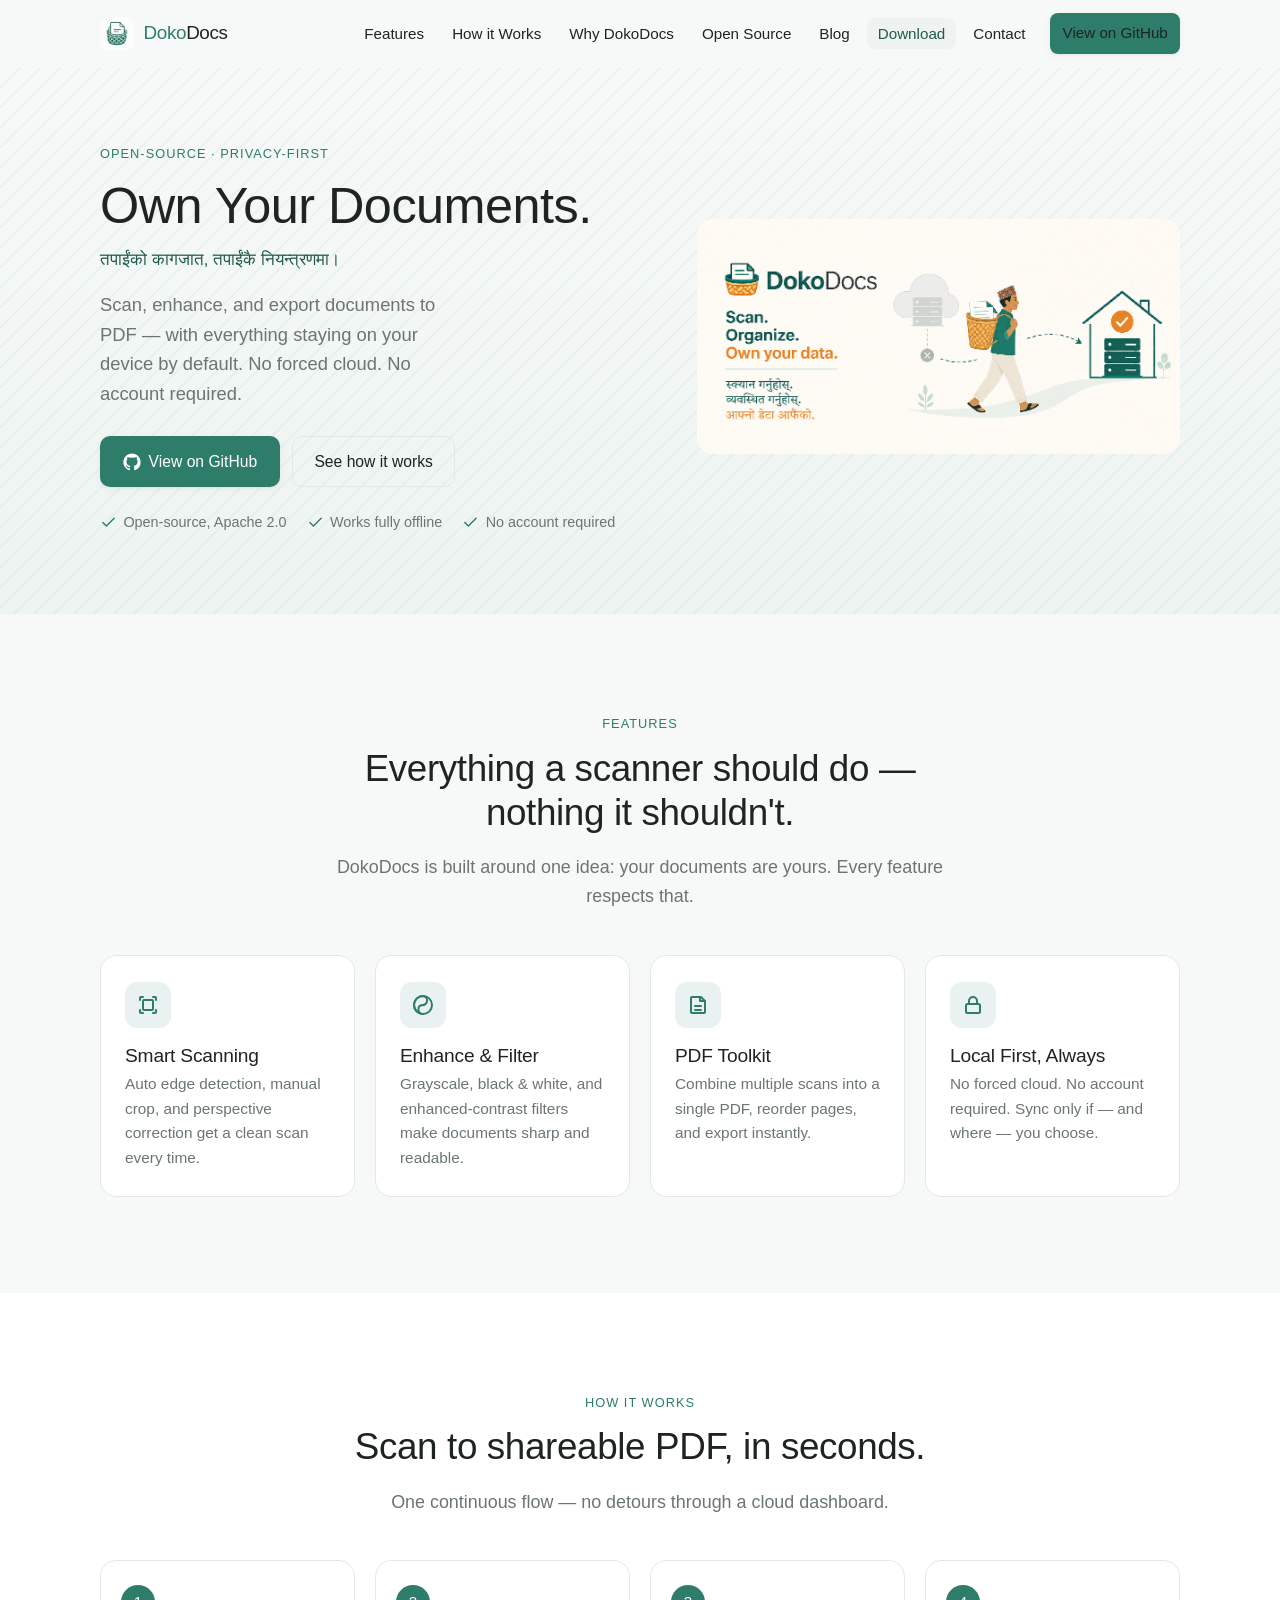
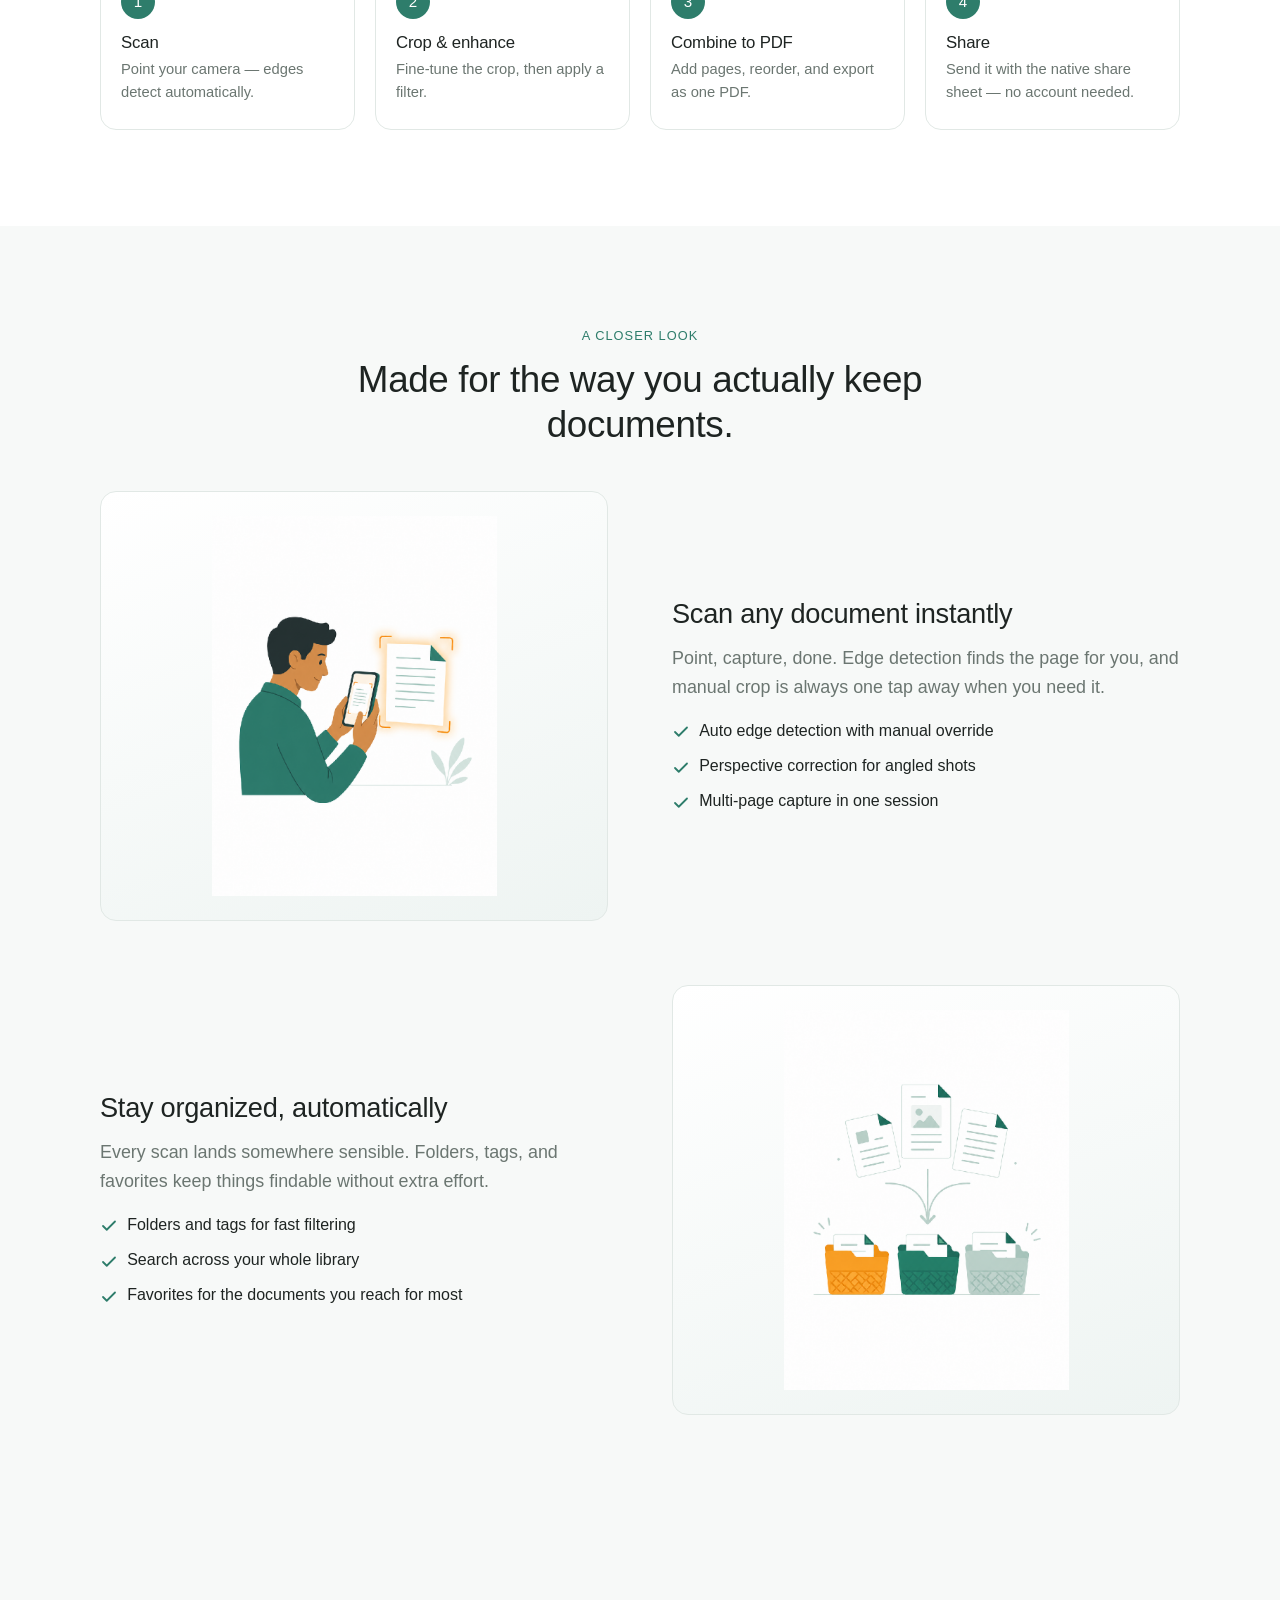
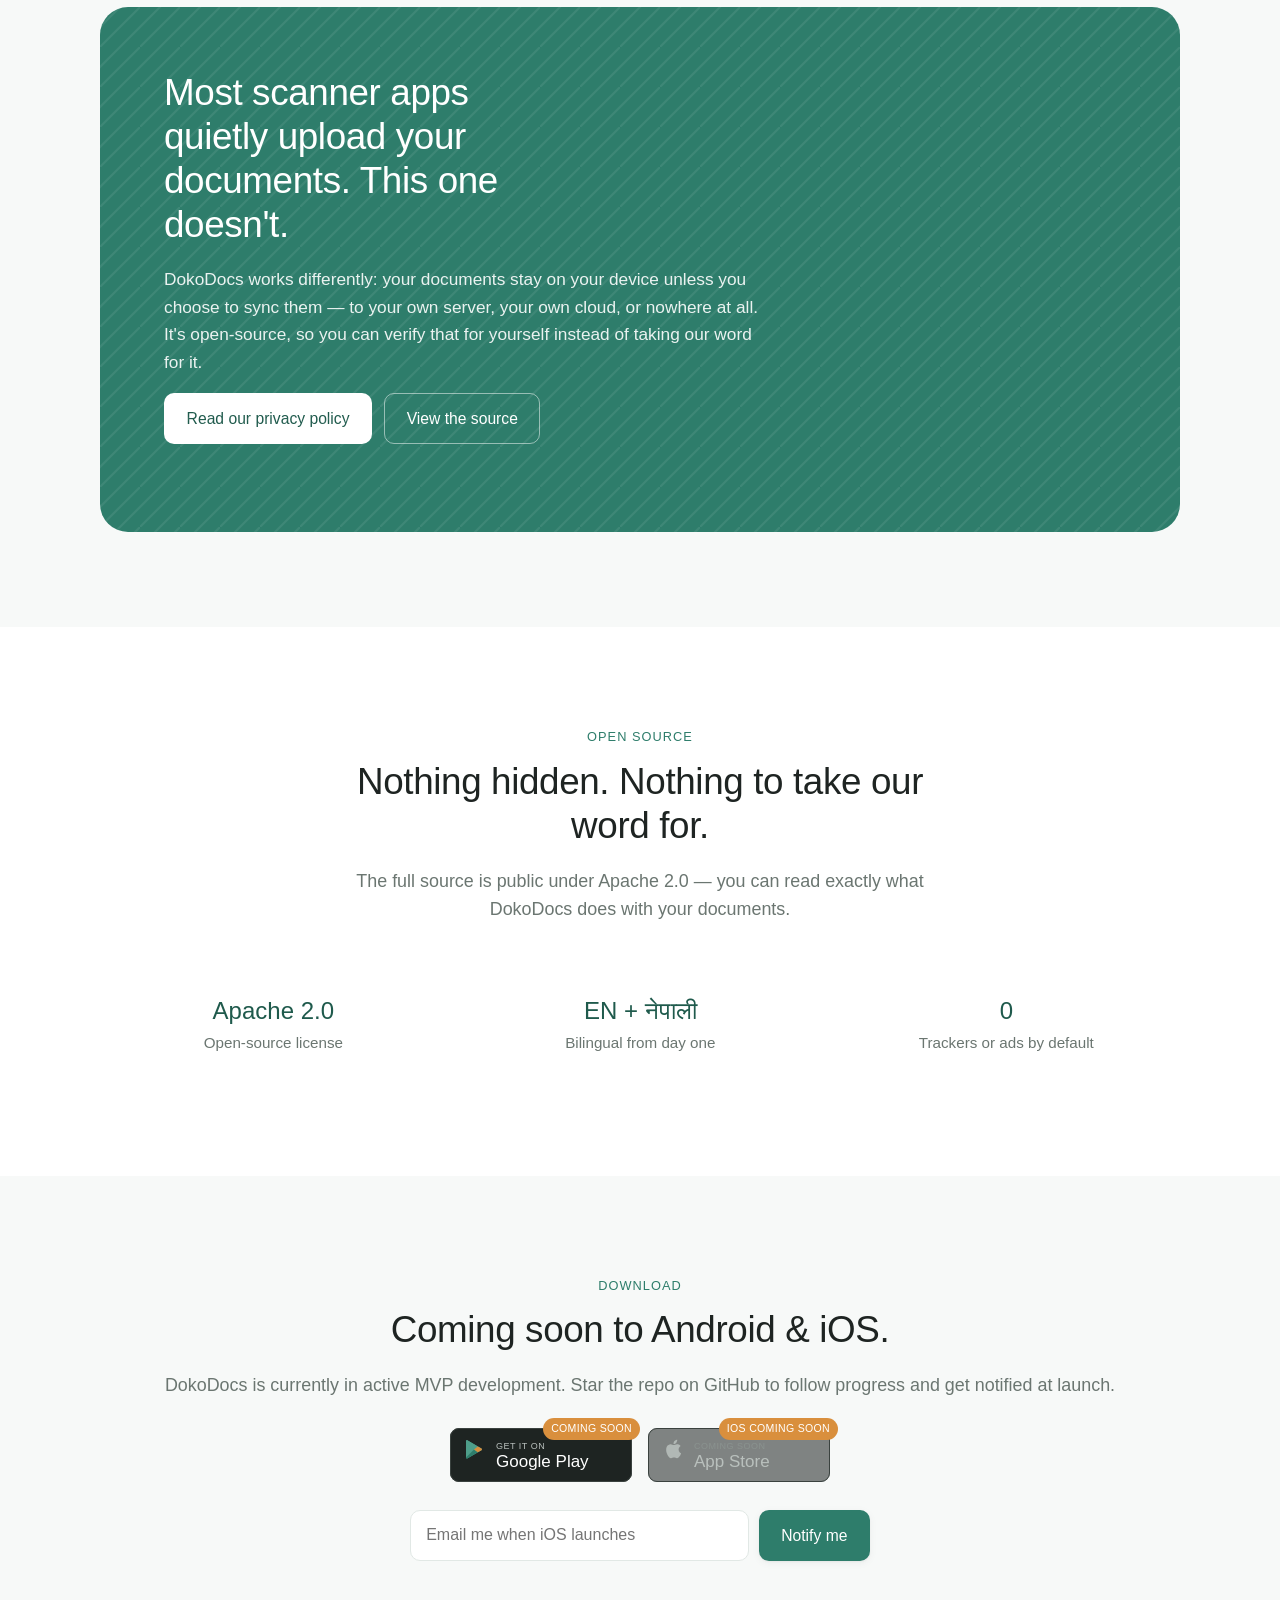
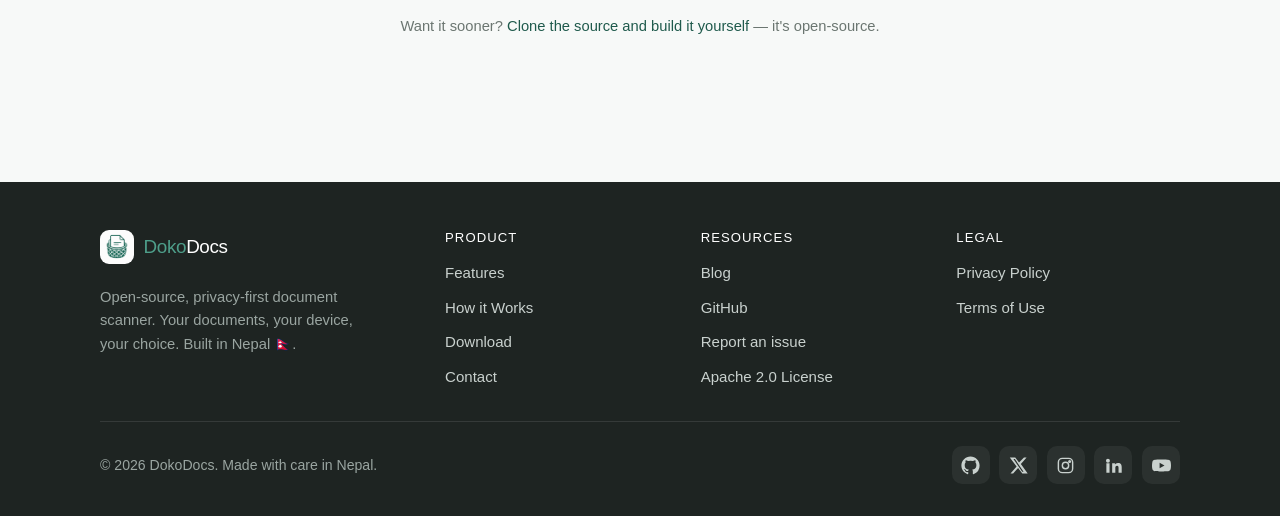
<file: index.html>
<!doctype html>
<html lang="en">
<head>
<meta charset="UTF-8">
<meta name="viewport" content="width=device-width, initial-scale=1">
<title>DokoDocs — Open-Source, Privacy-First Document Scanner</title>
<meta name="description" content="DokoDocs scans, enhances, and exports documents to PDF — with everything staying on your device by default. Open-source, no forced cloud, no account required. Coming soon to Android &amp; iOS.">
<link rel="canonical" href="https://dokodocs.com/">
<meta name="theme-color" content="#2E7D6B">

<link rel="icon" type="image/svg+xml" href="assets/logo/logo_dokodocs.svg">
<link rel="alternate icon" href="assets/logo/mark.png">
<link rel="apple-touch-icon" href="assets/logo/mark.png">

<meta property="og:type" content="website">
<meta property="og:site_name" content="DokoDocs">
<meta property="og:title" content="DokoDocs — Own Your Documents.">
<meta property="og:description" content="An open-source, privacy-first document scanner. Scan, enhance, and export to PDF — with your documents staying on your device by default.">
<meta property="og:image" content="https://dokodocs.com/assets/illustrations/onboard_own.png">
<meta property="og:url" content="https://dokodocs.com/">
<meta name="twitter:card" content="summary_large_image">
<meta name="twitter:title" content="DokoDocs — Own Your Documents.">
<meta name="twitter:description" content="Open-source, privacy-first document scanner. Your documents, your device, your choice.">
<meta name="twitter:image" content="https://dokodocs.com/assets/illustrations/onboard_own.png">

<link rel="stylesheet" href="css/styles.css">
<script type="application/ld+json">
{
  "@context": "https://schema.org",
  "@type": "SoftwareApplication",
  "name": "DokoDocs",
  "applicationCategory": "BusinessApplication",
  "operatingSystem": "Android, iOS",
  "description": "An open-source, privacy-first document scanner. Scan, enhance, and export documents to PDF — with everything staying on your device by default.",
  "offers": { "@type": "Offer", "price": "0", "priceCurrency": "USD" },
  "license": "https://www.apache.org/licenses/LICENSE-2.0",
  "url": "https://dokodocs.com/"
}
</script>
</head>
<body>
<a class="skip-link" href="#main">Skip to content</a>

<header class="site-header" id="site-header">
  <nav class="nav" aria-label="Primary">
    <a class="brand" href="#top">
      <img src="assets/logo/logo_dokodocs.svg" width="34" height="34" alt="" loading="eager">
      <span><span class="brand-doko">Doko</span>Docs</span>
    </a>
    <button class="nav-toggle" id="nav-toggle" aria-label="Toggle menu" aria-expanded="false" aria-controls="nav-links">
      <svg viewBox="0 0 24 24" width="20" height="20" fill="none" stroke="currentColor" stroke-width="2" stroke-linecap="round"><path d="M3 6h18M3 12h18M3 18h18"/></svg>
    </button>
    <ul class="nav-links" id="nav-links">
      <li><a href="#features">Features</a></li>
      <li><a href="#how-it-works">How it Works</a></li>
      <li><a href="#why">Why DokoDocs</a></li>
      <li><a href="#open-source">Open Source</a></li>
      <li><a href="blog.html">Blog</a></li>
      <li><a href="#download">Download</a></li>
      <li><a href="contact.html">Contact</a></li>
      <li class="nav-cta"><a class="btn btn--primary" href="https://github.com/dokodocs">View on GitHub</a></li>
    </ul>
  </nav>
</header>

<main id="main">

  <!-- Hero -->
  <section class="hero" id="top">
    <div class="container hero-grid">
      <div class="hero-text">
        <span class="eyebrow">Open-source &middot; privacy-first</span>
        <h1>Own Your Documents.</h1>
        <p class="tagline-ne" lang="ne">तपाईंको कागजात, तपाईंकै नियन्त्रणमा।</p>
        <p class="hero-sub">Scan, enhance, and export documents to PDF — with everything staying on your device by default. No forced cloud. No account required.</p>
        <div class="hero-actions">
          <a class="btn btn--primary" href="https://github.com/dokodocs">
            <svg viewBox="0 0 24 24" width="18" height="18" fill="currentColor"><path d="M12 .5C5.65.5.5 5.66.5 12.02c0 5.09 3.29 9.4 7.86 10.93.57.1.78-.25.78-.55v-2.15c-3.2.7-3.87-1.36-3.87-1.36-.53-1.33-1.28-1.68-1.28-1.68-1.05-.72.08-.7.08-.7 1.16.08 1.77 1.19 1.77 1.19 1.03 1.76 2.7 1.25 3.36.96.1-.75.4-1.25.73-1.54-2.56-.29-5.25-1.28-5.25-5.7 0-1.26.45-2.29 1.19-3.1-.12-.29-.51-1.46.11-3.04 0 0 .97-.31 3.18 1.18a11.1 11.1 0 0 1 5.79 0c2.2-1.49 3.17-1.18 3.17-1.18.63 1.58.24 2.75.12 3.04.74.81 1.19 1.84 1.19 3.1 0 4.43-2.7 5.4-5.27 5.69.42.36.78 1.06.78 2.14v3.17c0 .3.21.66.79.55A11.53 11.53 0 0 0 23.5 12C23.5 5.66 18.35.5 12 .5Z"/></svg>
            View on GitHub
          </a>
          <a class="btn btn--ghost" href="#how-it-works">See how it works</a>
        </div>
        <div class="hero-badges">
          <span><svg viewBox="0 0 24 24" fill="none" stroke="currentColor" stroke-width="2" stroke-linecap="round" stroke-linejoin="round"><path d="M20 6 9 17l-5-5"/></svg>Open-source, Apache 2.0</span>
          <span><svg viewBox="0 0 24 24" fill="none" stroke="currentColor" stroke-width="2" stroke-linecap="round" stroke-linejoin="round"><path d="M20 6 9 17l-5-5"/></svg>Works fully offline</span>
          <span><svg viewBox="0 0 24 24" fill="none" stroke="currentColor" stroke-width="2" stroke-linecap="round" stroke-linejoin="round"><path d="M20 6 9 17l-5-5"/></svg>No account required</span>
        </div>
      </div>
      <div class="hero-visual reveal">
        <img src="assets/illustrations/onboard_own.png" width="1080" height="527" alt="A person carrying a doko basket full of documents on their back, walking toward a small home server they own, away from a generic cloud." loading="eager">
      </div>
    </div>
  </section>

  <!-- Features -->
  <section class="section" id="features">
    <div class="container">
      <div class="section-head center">
        <span class="eyebrow">Features</span>
        <h2>Everything a scanner should do — nothing it shouldn't.</h2>
        <p class="lead">DokoDocs is built around one idea: your documents are yours. Every feature respects that.</p>
      </div>
      <div class="grid grid-4">
        <div class="card reveal">
          <div class="icon"><svg viewBox="0 0 24 24" fill="none" stroke="currentColor" stroke-width="2" stroke-linecap="round" stroke-linejoin="round"><path d="M4 7V5a1 1 0 0 1 1-1h2M20 7V5a1 1 0 0 0-1-1h-2M4 17v2a1 1 0 0 0 1 1h2M20 17v2a1 1 0 0 1-1 1h-2"/><rect x="7" y="7" width="10" height="10" rx="1"/></svg></div>
          <h3>Smart Scanning</h3>
          <p>Auto edge detection, manual crop, and perspective correction get a clean scan every time.</p>
        </div>
        <div class="card reveal">
          <div class="icon"><svg viewBox="0 0 24 24" fill="none" stroke="currentColor" stroke-width="2" stroke-linecap="round" stroke-linejoin="round"><circle cx="12" cy="12" r="9"/><path d="M12 3a9 9 0 0 0 0 18 4.5 4.5 0 0 1-1-8.9A4.5 4.5 0 0 0 12 3Z"/></svg></div>
          <h3>Enhance &amp; Filter</h3>
          <p>Grayscale, black &amp; white, and enhanced-contrast filters make documents sharp and readable.</p>
        </div>
        <div class="card reveal">
          <div class="icon"><svg viewBox="0 0 24 24" fill="none" stroke="currentColor" stroke-width="2" stroke-linecap="round" stroke-linejoin="round"><path d="M9 4h6l4 4v11a1 1 0 0 1-1 1H6a1 1 0 0 1-1-1V5a1 1 0 0 1 1-1Z"/><path d="M14 4v4h4"/><path d="M9 13h6M9 17h6"/></svg></div>
          <h3>PDF Toolkit</h3>
          <p>Combine multiple scans into a single PDF, reorder pages, and export instantly.</p>
        </div>
        <div class="card reveal">
          <div class="icon"><svg viewBox="0 0 24 24" fill="none" stroke="currentColor" stroke-width="2" stroke-linecap="round" stroke-linejoin="round"><rect x="5" y="11" width="14" height="9" rx="1.5"/><path d="M8 11V8a4 4 0 0 1 8 0v3"/></svg></div>
          <h3>Local First, Always</h3>
          <p>No forced cloud. No account required. Sync only if — and where — you choose.</p>
        </div>
      </div>
    </div>
  </section>

  <!-- How it works -->
  <section class="section section--tint" id="how-it-works">
    <div class="container">
      <div class="section-head center">
        <span class="eyebrow">How it works</span>
        <h2>Scan to shareable PDF, in seconds.</h2>
        <p class="lead">One continuous flow — no detours through a cloud dashboard.</p>
      </div>
      <div class="steps">
        <div class="step reveal"><div class="num"></div><h3>Scan</h3><p>Point your camera — edges detect automatically.</p></div>
        <div class="step reveal"><div class="num"></div><h3>Crop &amp; enhance</h3><p>Fine-tune the crop, then apply a filter.</p></div>
        <div class="step reveal"><div class="num"></div><h3>Combine to PDF</h3><p>Add pages, reorder, and export as one PDF.</p></div>
        <div class="step reveal"><div class="num"></div><h3>Share</h3><p>Send it with the native share sheet — no account needed.</p></div>
      </div>
    </div>
  </section>

  <!-- Showcase -->
  <section class="section" aria-labelledby="showcase-head">
    <div class="container">
      <div class="section-head center" id="showcase-head">
        <span class="eyebrow">A closer look</span>
        <h2>Made for the way you actually keep documents.</h2>
      </div>

      <div class="showcase reveal">
        <div class="showcase-media">
          <img src="assets/illustrations/onboard_scan.png" width="810" height="1080" alt="A hand holding a phone scanning a paper document on a table, with a scan frame highlighting the page edges." loading="lazy">
        </div>
        <div class="showcase-text">
          <h3>Scan any document instantly</h3>
          <p class="lead">Point, capture, done. Edge detection finds the page for you, and manual crop is always one tap away when you need it.</p>
          <ul>
            <li>Auto edge detection with manual override</li>
            <li>Perspective correction for angled shots</li>
            <li>Multi-page capture in one session</li>
          </ul>
        </div>
      </div>

      <div class="showcase reverse reveal">
        <div class="showcase-media">
          <img src="assets/illustrations/onboard_organize.png" width="810" height="1080" alt="Neat stacks of documents sorting into labeled folders with a subtle woven basket pattern." loading="lazy">
        </div>
        <div class="showcase-text">
          <h3>Stay organized, automatically</h3>
          <p class="lead">Every scan lands somewhere sensible. Folders, tags, and favorites keep things findable without extra effort.</p>
          <ul>
            <li>Folders and tags for fast filtering</li>
            <li>Search across your whole library</li>
            <li>Favorites for the documents you reach for most</li>
          </ul>
        </div>
      </div>
    </div>
  </section>

  <!-- Why DokoDocs -->
  <section class="section" id="why">
    <div class="container">
      <div class="band reveal">
        <h2>Most scanner apps quietly upload your documents. This one doesn't.</h2>
        <p>DokoDocs works differently: your documents stay on your device unless you choose to sync them — to your own server, your own cloud, or nowhere at all. It's open-source, so you can verify that for yourself instead of taking our word for it.</p>
        <div class="hero-actions">
          <a class="btn btn--on-teal" href="privacy.html">Read our privacy policy</a>
          <a class="btn btn--ghost" href="https://github.com/dokodocs">View the source</a>
        </div>
      </div>
    </div>
  </section>

  <!-- Open source strip -->
  <section class="section section--tint" id="open-source">
    <div class="container">
      <div class="section-head center">
        <span class="eyebrow">Open source</span>
        <h2>Nothing hidden. Nothing to take our word for.</h2>
        <p class="lead">The full source is public under Apache 2.0 — you can read exactly what DokoDocs does with your documents.</p>
      </div>
      <div class="os-strip">
        <div class="os-stat reveal"><span class="k">Apache 2.0</span><span class="v">Open-source license</span></div>
        <div class="os-stat reveal"><span class="k">EN + नेपाली</span><span class="v">Bilingual from day one</span></div>
        <div class="os-stat reveal"><span class="k">0</span><span class="v">Trackers or ads by default</span></div>
      </div>
    </div>
  </section>

  <!-- Download -->
  <section class="section download" id="download">
    <div class="container">
      <span class="eyebrow">Download</span>
      <h2>Coming soon to Android &amp; iOS.</h2>
      <p class="lead" style="margin-inline:auto">DokoDocs is currently in active MVP development. Star the repo on GitHub to follow progress and get notified at launch.</p>
      <div class="store-badges">
        <a class="store-badge reveal" href="https://github.com/dokodocs" aria-label="Coming soon to Google Play — follow progress on GitHub">
          <span class="pill">Coming soon</span>
          <img src="assets/badges/google-play.svg" width="182" height="54" alt="Get it on Google Play">
        </a>
        <span class="store-badge disabled reveal" aria-disabled="true">
          <span class="pill">iOS coming soon</span>
          <img src="assets/badges/app-store.svg" width="182" height="54" alt="Coming soon to the Apple App Store">
        </span>
      </div>
      <form class="notify" id="notify-form" data-endpoint="https://script.google.com/macros/s/AKfycbylgMJr9AKDeUN8vlrn3AeEKiZcGUdXJWtno1xNynWfxKNHTKaLt_HONI4ILog-33qx/exec" novalidate>
        <label class="sr-only" for="notify-email">Email address for iOS launch notification</label>
        <input type="email" id="notify-email" name="email" placeholder="Email me when iOS launches" required autocomplete="email">
        <input type="hidden" name="message" value="ios waiting">
        <button class="btn btn--primary" type="submit">Notify me</button>
      </form>
      <p class="form-status" id="notify-status" role="status" aria-live="polite" style="text-align:center;margin-top:0.75rem;"></p>
      <p class="download-note">Want it sooner? <a href="https://github.com/dokodocs">Clone the source and build it yourself</a> — it's open-source.</p>
    </div>
  </section>

</main>

<footer class="site-footer">
  <div class="container">
    <div class="footer-grid">
      <div class="footer-brand">
        <a class="brand" href="#top">
          <img src="assets/logo/logo_dokodocs.svg" width="34" height="34" alt="">
          <span><span class="brand-doko">Doko</span>Docs</span>
        </a>
        <p>Open-source, privacy-first document scanner. Your documents, your device, your choice. Built in Nepal 🇳🇵.</p>
      </div>
      <div class="footer-col">
        <h4>Product</h4>
        <ul>
          <li><a href="#features">Features</a></li>
          <li><a href="#how-it-works">How it Works</a></li>
          <li><a href="#download">Download</a></li>
          <li><a href="contact.html">Contact</a></li>
        </ul>
      </div>
      <div class="footer-col">
        <h4>Resources</h4>
        <ul>
          <li><a href="blog.html">Blog</a></li>
          <li><a href="https://github.com/dokodocs">GitHub</a></li>
          <li><a href="https://github.com/dokodocs/issues">Report an issue</a></li>
          <li><a href="https://www.apache.org/licenses/LICENSE-2.0">Apache 2.0 License</a></li>
        </ul>
      </div>
      <div class="footer-col">
        <h4>Legal</h4>
        <ul>
          <li><a href="privacy.html">Privacy Policy</a></li>
          <li><a href="terms.html">Terms of Use</a></li>
        </ul>
      </div>
    </div>
    <div class="footer-bottom">
      <span>&copy; <span id="year">2026</span> DokoDocs. Made with care in Nepal.</span>
      <div class="footer-social">
        <a href="https://github.com/dokodocs" aria-label="DokoDocs on GitHub"><svg viewBox="0 0 24 24" fill="currentColor"><path d="M12 .5C5.65.5.5 5.66.5 12.02c0 5.09 3.29 9.4 7.86 10.93.57.1.78-.25.78-.55v-2.15c-3.2.7-3.87-1.36-3.87-1.36-.53-1.33-1.28-1.68-1.28-1.68-1.05-.72.08-.7.08-.7 1.16.08 1.77 1.19 1.77 1.19 1.03 1.76 2.7 1.25 3.36.96.1-.75.4-1.25.73-1.54-2.56-.29-5.25-1.28-5.25-5.7 0-1.26.45-2.29 1.19-3.1-.12-.29-.51-1.46.11-3.04 0 0 .97-.31 3.18 1.18a11.1 11.1 0 0 1 5.79 0c2.2-1.49 3.17-1.18 3.17-1.18.63 1.58.24 2.75.12 3.04.74.81 1.19 1.84 1.19 3.1 0 4.43-2.7 5.4-5.27 5.69.42.36.78 1.06.78 2.14v3.17c0 .3.21.66.79.55A11.53 11.53 0 0 0 23.5 12C23.5 5.66 18.35.5 12 .5Z"/></svg></a>
        <a href="https://x.com/dokodocs_app" aria-label="DokoDocs on X"><svg viewBox="0 0 24 24" fill="currentColor"><path d="M18.9 2h3.3l-7.2 8.2L23.6 22h-6.8l-5.3-6.9L5.2 22H1.9l7.7-8.8L1 2h6.9l4.8 6.3L18.9 2Zm-2.3 18h1.8L7.5 3.9H5.6L16.6 20Z"/></svg></a>
        <a href="https://instagram.com/dokodocs" aria-label="DokoDocs on Instagram"><svg viewBox="0 0 24 24" fill="none" stroke="currentColor" stroke-width="1.8"><rect x="3" y="3" width="18" height="18" rx="5"/><circle cx="12" cy="12" r="4"/><circle cx="17.2" cy="6.8" r="1"/></svg></a>
        <a href="https://linkedin.com/company/dokodocs" aria-label="DokoDocs on LinkedIn"><svg viewBox="0 0 24 24" fill="currentColor"><path d="M4.98 3.5a2.5 2.5 0 1 1 0 5 2.5 2.5 0 0 1 0-5ZM3 9h4v12H3V9Zm7 0h3.8v1.7h.05c.53-.98 1.83-2 3.76-2 4.02 0 4.76 2.5 4.76 5.76V21h-4v-5.6c0-1.34-.02-3.07-1.88-3.07-1.88 0-2.17 1.46-2.17 2.97V21h-4V9Z"/></svg></a>
        <a href="https://www.youtube.com/@dokodocs" aria-label="DokoDocs on YouTube"><svg viewBox="0 0 24 24" fill="currentColor"><path d="M23.5 7.2a3 3 0 0 0-2.12-2.13C19.5 4.55 12 4.55 12 4.55s-7.5 0-9.38.52A3 3 0 0 0 .5 7.2 31.4 31.4 0 0 0 0 12c0 1.62.17 3.23.5 4.8a3 3 0 0 0 2.12 2.13c1.88.52 9.38.52 9.38.52s7.5 0 9.38-.52a3 3 0 0 0 2.12-2.13c.33-1.57.5-3.18.5-4.8s-.17-3.23-.5-4.8ZM9.6 15.6V8.4L15.8 12l-6.2 3.6Z"/></svg></a>
      </div>
    </div>
  </div>
</footer>

<script src="js/main.js"></script>
</body>
</html>
</file>
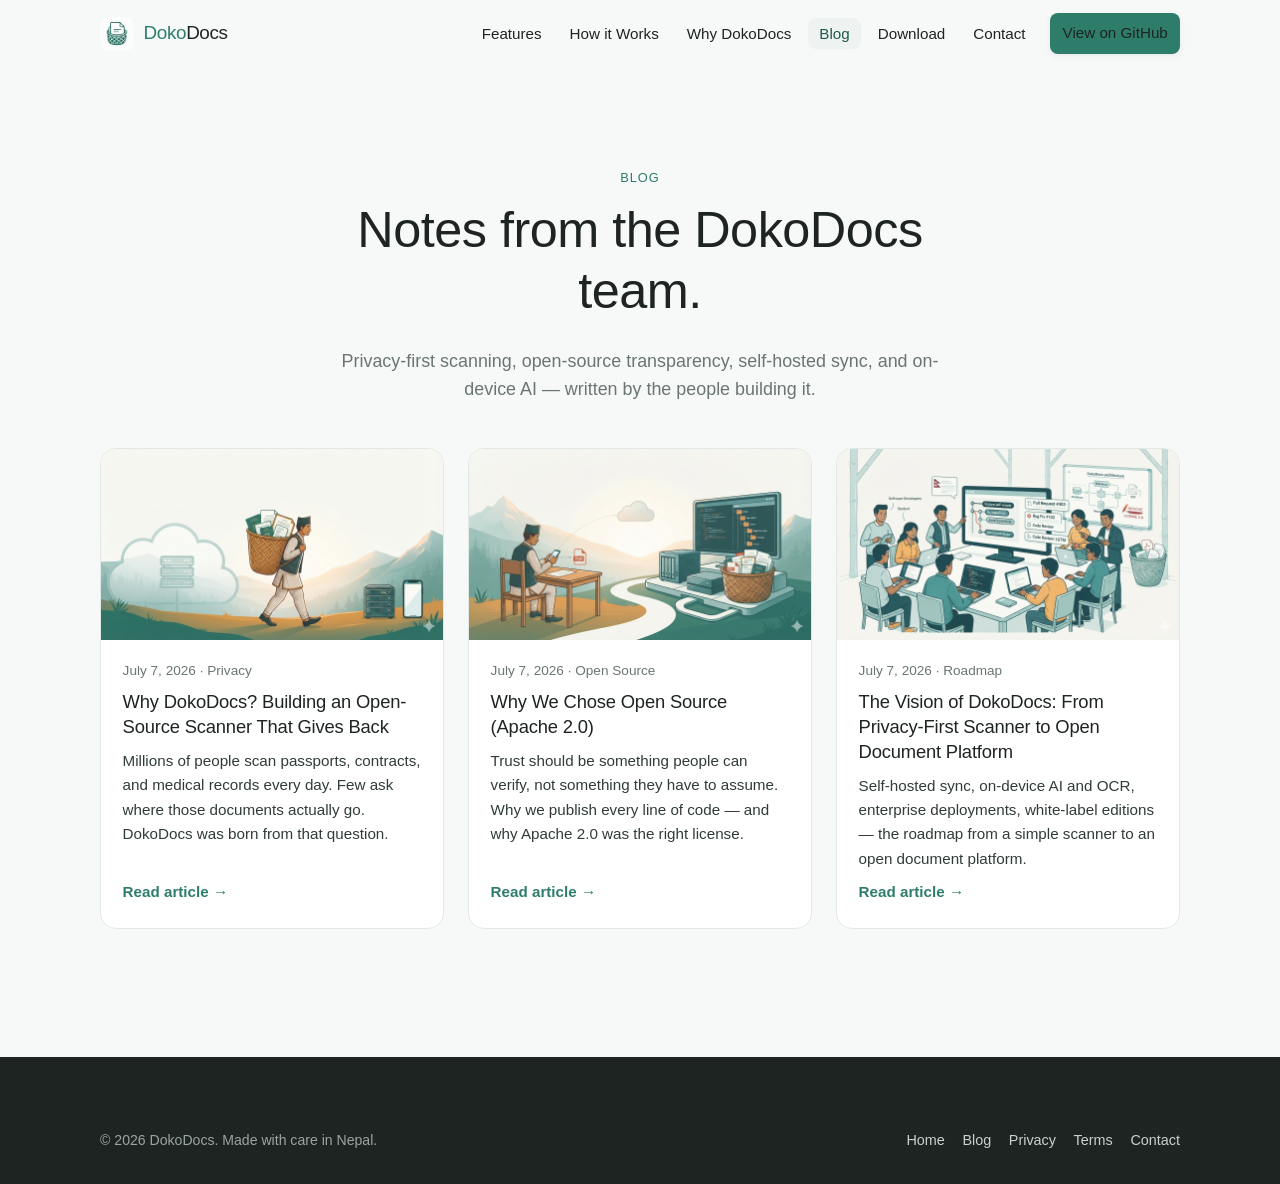
<file: blog.html>
<!doctype html>
<html lang="en">
<head>
<meta charset="UTF-8">
<meta name="viewport" content="width=device-width, initial-scale=1">
<title>Blog — DokoDocs | Privacy-First Document Scanning, Open Source &amp; AI</title>
<meta name="description" content="The DokoDocs blog: privacy-first document scanning, open-source transparency, self-hosted sync, on-device AI and OCR. Learn why your documents should stay yours.">
<link rel="canonical" href="https://dokodocs.com/blog.html">
<meta name="theme-color" content="#2E7D6B">
<link rel="icon" type="image/svg+xml" href="assets/logo/logo_dokodocs.svg">
<link rel="alternate icon" href="assets/logo/mark.png">
<link rel="apple-touch-icon" href="assets/logo/mark.png">

<meta property="og:type" content="website">
<meta property="og:site_name" content="DokoDocs">
<meta property="og:title" content="DokoDocs Blog — Privacy, Open Source &amp; the Future of Document Scanning">
<meta property="og:description" content="Essays from the DokoDocs team on privacy-first scanning, open-source transparency, self-hosted sync, and on-device AI.">
<meta property="og:image" content="https://dokodocs.com/assets/blog/blog1.png">
<meta property="og:url" content="https://dokodocs.com/blog.html">
<meta name="twitter:card" content="summary_large_image">
<meta name="twitter:title" content="DokoDocs Blog">
<meta name="twitter:description" content="Privacy-first scanning, open-source transparency, self-hosted sync, and on-device AI.">
<meta name="twitter:image" content="https://dokodocs.com/assets/blog/blog1.png">

<link rel="stylesheet" href="css/styles.css">
<script type="application/ld+json">
{
  "@context": "https://schema.org",
  "@type": "Blog",
  "name": "DokoDocs Blog",
  "url": "https://dokodocs.com/blog.html",
  "description": "Essays on privacy-first document scanning, open-source software, self-hosted sync, and on-device AI from the DokoDocs team.",
  "publisher": { "@type": "Organization", "name": "DokoDocs", "url": "https://dokodocs.com/" },
  "blogPost": [
    { "@type": "BlogPosting", "headline": "Why DokoDocs? Building an Open-Source Scanner That Gives Back", "url": "https://dokodocs.com/blog/why-dokodocs.html", "datePublished": "2026-07-07" },
    { "@type": "BlogPosting", "headline": "Why We Chose Open Source (Apache 2.0)", "url": "https://dokodocs.com/blog/why-open-source-apache-2-0.html", "datePublished": "2026-07-07" },
    { "@type": "BlogPosting", "headline": "The Vision of DokoDocs: From Privacy-First Scanner to Open Document Platform", "url": "https://dokodocs.com/blog/the-vision-of-dokodocs.html", "datePublished": "2026-07-07" }
  ]
}
</script>
</head>
<body>
<a class="skip-link" href="#main">Skip to content</a>

<header class="site-header" id="site-header">
  <nav class="nav" aria-label="Primary">
    <a class="brand" href="index.html">
      <img src="assets/logo/logo_dokodocs.svg" width="34" height="34" alt="" loading="eager">
      <span><span class="brand-doko">Doko</span>Docs</span>
    </a>
    <button class="nav-toggle" id="nav-toggle" aria-label="Toggle menu" aria-expanded="false" aria-controls="nav-links">
      <svg viewBox="0 0 24 24" width="20" height="20" fill="none" stroke="currentColor" stroke-width="2" stroke-linecap="round"><path d="M3 6h18M3 12h18M3 18h18"/></svg>
    </button>
    <ul class="nav-links" id="nav-links">
      <li><a href="index.html#features">Features</a></li>
      <li><a href="index.html#how-it-works">How it Works</a></li>
      <li><a href="index.html#why">Why DokoDocs</a></li>
      <li><a href="blog.html" class="active">Blog</a></li>
      <li><a href="index.html#download">Download</a></li>
      <li><a href="contact.html">Contact</a></li>
      <li class="nav-cta"><a class="btn btn--primary" href="https://github.com/dokodocs">View on GitHub</a></li>
    </ul>
  </nav>
</header>

<main id="main">
  <section class="section">
    <div class="container">
      <div class="section-head center">
        <span class="eyebrow">Blog</span>
        <h1>Notes from the DokoDocs team.</h1>
        <p class="lead">Privacy-first scanning, open-source transparency, self-hosted sync, and on-device AI — written by the people building it.</p>
      </div>

      <div class="blog-grid">
        <a class="blog-card reveal" href="blog/why-dokodocs.html">
          <img src="assets/blog/blog1.png" width="1376" height="768" alt="A Nepali man carrying a doko basket of documents away from the cloud toward his own server." loading="lazy">
          <div class="blog-card-body">
            <span class="meta">July 7, 2026 · Privacy</span>
            <h2>Why DokoDocs? Building an Open-Source Scanner That Gives Back</h2>
            <p>Millions of people scan passports, contracts, and medical records every day. Few ask where those documents actually go. DokoDocs was born from that question.</p>
            <span class="read-more">Read article &rarr;</span>
          </div>
        </a>

        <a class="blog-card reveal" href="blog/why-open-source-apache-2-0.html">
          <img src="assets/blog/blog2.png" width="1376" height="768" alt="A man scanning documents to PDF beside a screen showing open source code and a self-hosted NAS." loading="lazy">
          <div class="blog-card-body">
            <span class="meta">July 7, 2026 · Open Source</span>
            <h2>Why We Chose Open Source (Apache 2.0)</h2>
            <p>Trust should be something people can verify, not something they have to assume. Why we publish every line of code — and why Apache 2.0 was the right license.</p>
            <span class="read-more">Read article &rarr;</span>
          </div>
        </a>

        <a class="blog-card reveal" href="blog/the-vision-of-dokodocs.html">
          <img src="assets/blog/blog3.png" width="1376" height="768" alt="Developers and students collaborating on DokoDocs code reviews and pull requests." loading="lazy">
          <div class="blog-card-body">
            <span class="meta">July 7, 2026 · Roadmap</span>
            <h2>The Vision of DokoDocs: From Privacy-First Scanner to Open Document Platform</h2>
            <p>Self-hosted sync, on-device AI and OCR, enterprise deployments, white-label editions — the roadmap from a simple scanner to an open document platform.</p>
            <span class="read-more">Read article &rarr;</span>
          </div>
        </a>
      </div>
    </div>
  </section>
</main>

<footer class="site-footer">
  <div class="container">
    <div class="footer-bottom">
      <span>&copy; <span id="year">2026</span> DokoDocs. Made with care in Nepal.</span>
      <nav class="footer-mini-links" aria-label="Footer">
        <a href="index.html">Home</a>
        <a href="blog.html">Blog</a>
        <a href="privacy.html">Privacy</a>
        <a href="terms.html">Terms</a>
        <a href="contact.html">Contact</a>
      </nav>
    </div>
  </div>
</footer>

<script src="js/main.js"></script>
</body>
</html>
</file>
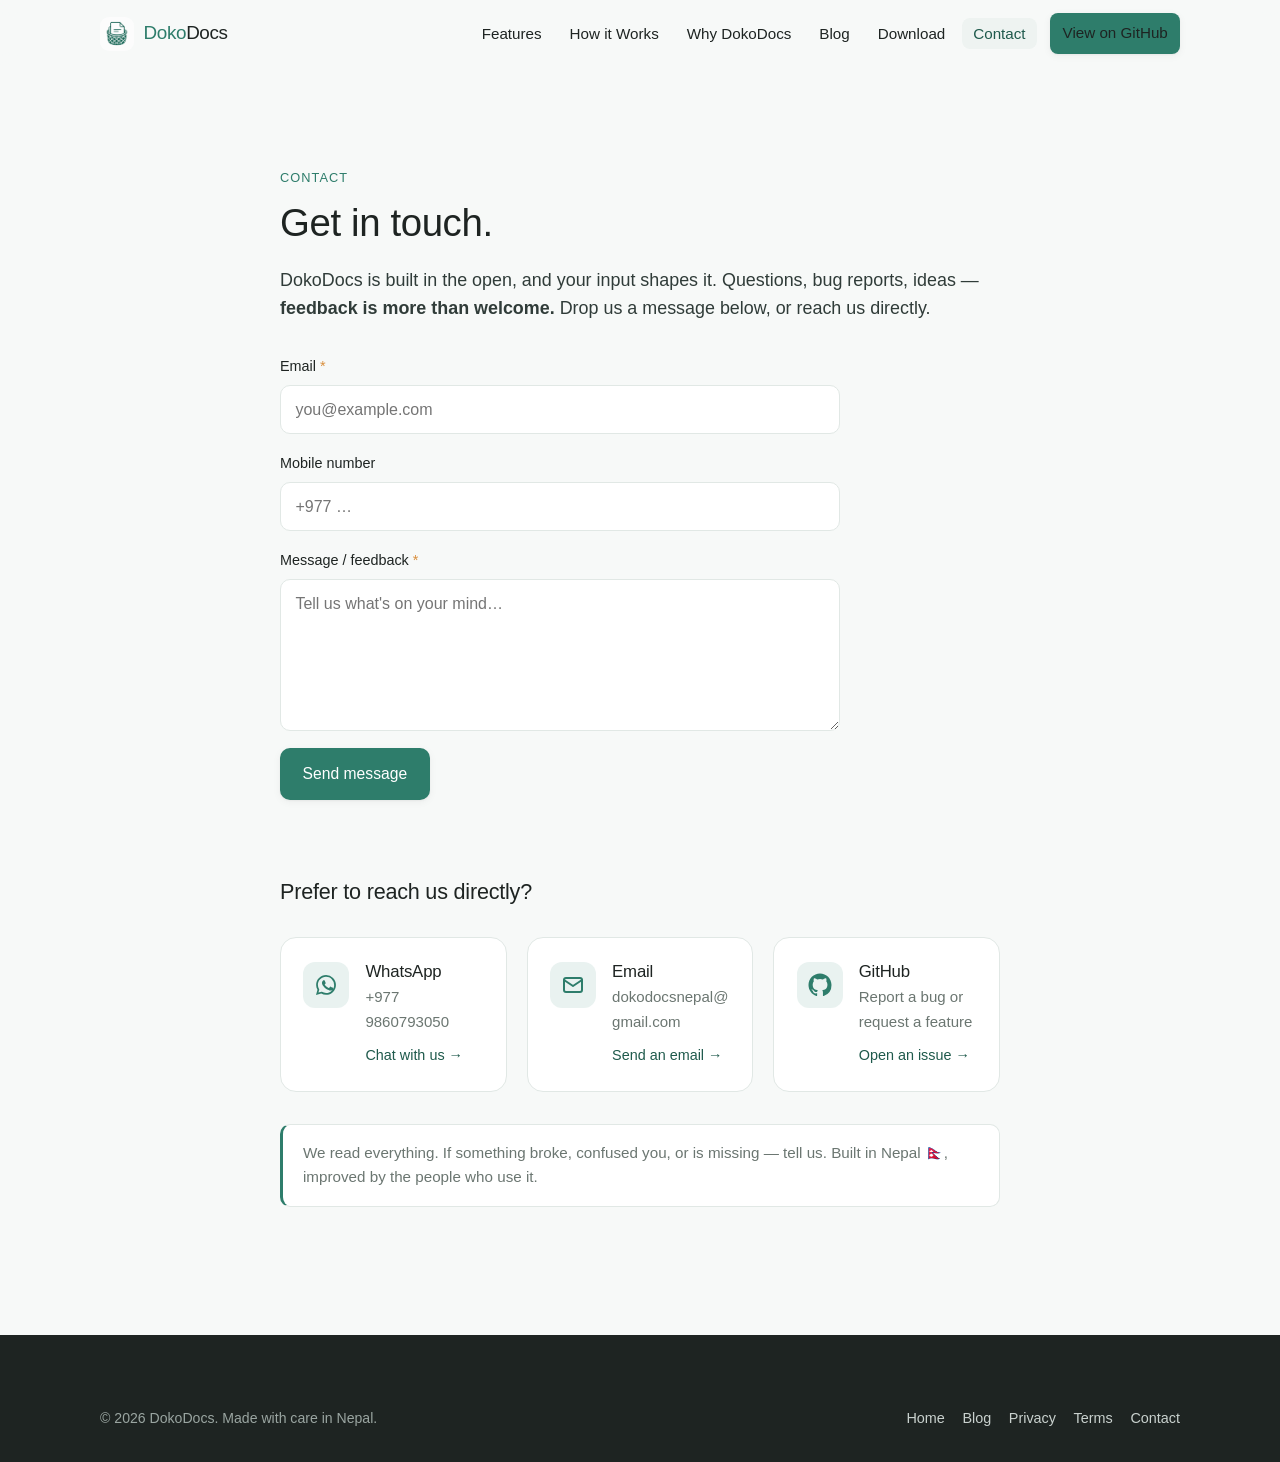
<file: contact.html>
<!doctype html>
<html lang="en">
<head>
<meta charset="UTF-8">
<meta name="viewport" content="width=device-width, initial-scale=1">
<title>Contact — DokoDocs</title>
<meta name="description" content="Get in touch with the DokoDocs team. Feedback is more than welcome — reach us by email or WhatsApp.">
<link rel="canonical" href="https://dokodocs.com/contact.html">
<meta name="theme-color" content="#2E7D6B">
<link rel="icon" type="image/svg+xml" href="assets/logo/logo_dokodocs.svg">
<link rel="alternate icon" href="assets/logo/mark.png">
<link rel="apple-touch-icon" href="assets/logo/mark.png">
<link rel="stylesheet" href="css/styles.css">
</head>
<body>
<a class="skip-link" href="#main">Skip to content</a>

<header class="site-header" id="site-header">
  <nav class="nav" aria-label="Primary">
    <a class="brand" href="index.html">
      <img src="assets/logo/logo_dokodocs.svg" width="34" height="34" alt="" loading="eager">
      <span><span class="brand-doko">Doko</span>Docs</span>
    </a>
    <button class="nav-toggle" id="nav-toggle" aria-label="Toggle menu" aria-expanded="false" aria-controls="nav-links">
      <svg viewBox="0 0 24 24" width="20" height="20" fill="none" stroke="currentColor" stroke-width="2" stroke-linecap="round"><path d="M3 6h18M3 12h18M3 18h18"/></svg>
    </button>
    <ul class="nav-links" id="nav-links">
      <li><a href="index.html#features">Features</a></li>
      <li><a href="index.html#how-it-works">How it Works</a></li>
      <li><a href="index.html#why">Why DokoDocs</a></li>
      <li><a href="blog.html">Blog</a></li>
      <li><a href="index.html#download">Download</a></li>
      <li><a href="contact.html" class="active">Contact</a></li>
      <li class="nav-cta"><a class="btn btn--primary" href="https://github.com/dokodocs">View on GitHub</a></li>
    </ul>
  </nav>
</header>

<main id="main">
  <section class="section">
    <div class="container doc">
      <span class="eyebrow">Contact</span>
      <h1>Get in touch.</h1>
      <p class="lead">DokoDocs is built in the open, and your input shapes it. Questions, bug reports, ideas — <strong>feedback is more than welcome.</strong> Drop us a message below, or reach us directly.</p>

      <!-- Replace data-endpoint with your Google Apps Script Web App URL (ends in /exec) -->
      <form id="contact-form" class="contact-form" data-endpoint="https://script.google.com/macros/s/AKfycbylgMJr9AKDeUN8vlrn3AeEKiZcGUdXJWtno1xNynWfxKNHTKaLt_HONI4ILog-33qx/exec" novalidate>
        <div class="field">
          <label for="cf-email">Email <span aria-hidden="true">*</span></label>
          <input type="email" id="cf-email" name="email" required autocomplete="email" placeholder="you@example.com">
        </div>
        <div class="field">
          <label for="cf-mobile">Mobile number</label>
          <input type="tel" id="cf-mobile" name="mobilenumber" autocomplete="tel" placeholder="+977 …">
        </div>
        <div class="field">
          <label for="cf-message">Message / feedback <span aria-hidden="true">*</span></label>
          <textarea id="cf-message" name="message" rows="5" required placeholder="Tell us what's on your mind…"></textarea>
        </div>
        <!-- Honeypot: hidden from humans, catches bots -->
        <input type="text" name="_gotcha" class="hp" tabindex="-1" autocomplete="off" aria-hidden="true">
        <button class="btn btn--primary" type="submit" id="cf-submit">Send message</button>
        <p class="form-status" id="cf-status" role="status" aria-live="polite"></p>
      </form>

      <h2 style="margin-top:2.75rem;">Prefer to reach us directly?</h2>
      <div class="contact-grid">
        <a class="contact-card" href="https://wa.me/9779860793050?text=Hi%20DokoDocs%20team%2C%20I%20have%20some%20feedback%3A" target="_blank" rel="noopener">
          <div class="icon" aria-hidden="true">
            <svg viewBox="0 0 24 24" fill="currentColor"><path d="M12.04 2C6.58 2 2.13 6.45 2.13 11.91c0 1.75.46 3.45 1.32 4.95L2 22l5.25-1.38a9.87 9.87 0 0 0 4.79 1.22h.01c5.46 0 9.9-4.45 9.9-9.91 0-2.65-1.03-5.14-2.9-7.01A9.82 9.82 0 0 0 12.04 2Zm0 1.8c2.16 0 4.19.84 5.72 2.37a8.06 8.06 0 0 1 2.37 5.72c0 4.47-3.64 8.11-8.11 8.11a8.1 8.1 0 0 1-4.13-1.13l-.3-.18-3.11.82.83-3.04-.19-.31a8.05 8.05 0 0 1-1.24-4.3c0-4.46 3.63-8.1 8.09-8.1v.32Zm-2.4 3.5c-.18 0-.47.07-.72.34-.25.27-.95.93-.95 2.27 0 1.34.98 2.63 1.11 2.81.14.18 1.91 2.92 4.7 4.09.66.28 1.17.45 1.57.58.66.21 1.26.18 1.74.11.53-.08 1.63-.67 1.86-1.31.23-.64.23-1.19.16-1.31-.07-.11-.25-.18-.53-.32-.28-.14-1.63-.8-1.89-.9-.25-.09-.43-.14-.62.14-.18.27-.71.9-.87 1.08-.16.18-.32.2-.6.07-.28-.14-1.17-.43-2.22-1.37-.82-.73-1.38-1.64-1.54-1.91-.16-.28-.02-.43.12-.56.13-.13.28-.32.42-.48.14-.16.18-.28.28-.46.09-.18.05-.34-.02-.48-.07-.14-.62-1.49-.85-2.04-.22-.53-.45-.46-.62-.47h-.53Z"/></svg>
          </div>
          <div>
            <h3>WhatsApp</h3>
            <p>+977 9860793050</p>
            <span class="contact-link">Chat with us &rarr;</span>
          </div>
        </a>

        <a class="contact-card" href="mailto:dokodocsnepal@gmail.com?subject=DokoDocs%20feedback">
          <div class="icon" aria-hidden="true">
            <svg viewBox="0 0 24 24" fill="none" stroke="currentColor" stroke-width="2" stroke-linecap="round" stroke-linejoin="round"><rect x="3" y="5" width="18" height="14" rx="2"/><path d="m3 7 9 6 9-6"/></svg>
          </div>
          <div>
            <h3>Email</h3>
            <p>dokodocsnepal@gmail.com</p>
            <span class="contact-link">Send an email &rarr;</span>
          </div>
        </a>

        <a class="contact-card" href="https://github.com/dokodocs/issues" target="_blank" rel="noopener">
          <div class="icon" aria-hidden="true">
            <svg viewBox="0 0 24 24" fill="currentColor"><path d="M12 .5C5.65.5.5 5.66.5 12.02c0 5.09 3.29 9.4 7.86 10.93.57.1.78-.25.78-.55v-2.15c-3.2.7-3.87-1.36-3.87-1.36-.53-1.33-1.28-1.68-1.28-1.68-1.05-.72.08-.7.08-.7 1.16.08 1.77 1.19 1.77 1.19 1.03 1.76 2.7 1.25 3.36.96.1-.75.4-1.25.73-1.54-2.56-.29-5.25-1.28-5.25-5.7 0-1.26.45-2.29 1.19-3.1-.12-.29-.51-1.46.11-3.04 0 0 .97-.31 3.18 1.18a11.1 11.1 0 0 1 5.79 0c2.2-1.49 3.17-1.18 3.17-1.18.63 1.58.24 2.75.12 3.04.74.81 1.19 1.84 1.19 3.1 0 4.43-2.7 5.4-5.27 5.69.42.36.78 1.06.78 2.14v3.17c0 .3.21.66.79.55A11.53 11.53 0 0 0 23.5 12C23.5 5.66 18.35.5 12 .5Z"/></svg>
          </div>
          <div>
            <h3>GitHub</h3>
            <p>Report a bug or request a feature</p>
            <span class="contact-link">Open an issue &rarr;</span>
          </div>
        </a>
      </div>

      <div class="callout" style="margin-top:2rem;">
        We read everything. If something broke, confused you, or is missing — tell us. Built in Nepal 🇳🇵, improved by the people who use it.
      </div>
    </div>
  </section>
</main>

<footer class="site-footer">
  <div class="container">
    <div class="footer-bottom">
      <span>&copy; <span id="year">2026</span> DokoDocs. Made with care in Nepal.</span>
      <nav class="footer-mini-links" aria-label="Footer">
        <a href="index.html">Home</a>
        <a href="blog.html">Blog</a>
        <a href="privacy.html">Privacy</a>
        <a href="terms.html">Terms</a>
        <a href="contact.html">Contact</a>
      </nav>
    </div>
  </div>
</footer>

<script src="js/main.js"></script>
</body>
</html>
</file>
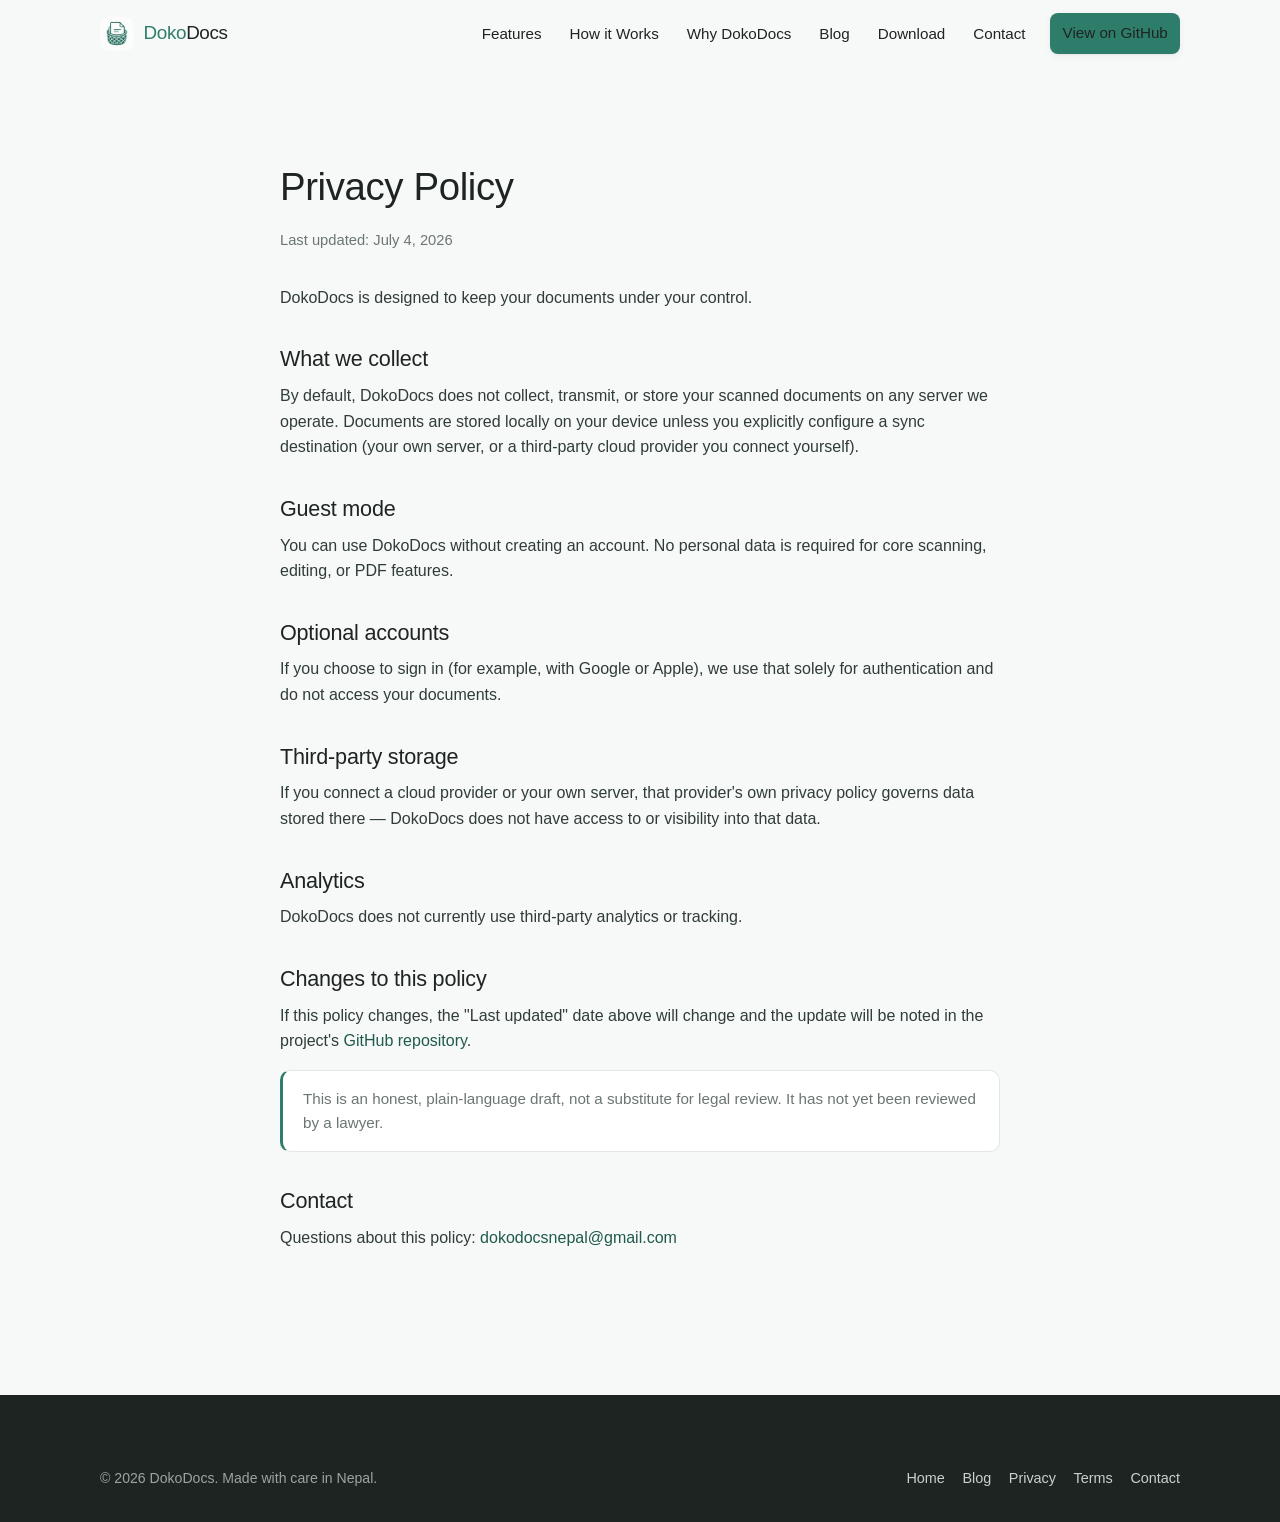
<file: privacy.html>
<!doctype html>
<html lang="en">
<head>
<meta charset="UTF-8">
<meta name="viewport" content="width=device-width, initial-scale=1">
<title>Privacy Policy — DokoDocs</title>
<meta name="description" content="How DokoDocs handles your documents and data: local-first by default, no forced cloud, no account required.">
<link rel="canonical" href="https://dokodocs.com/privacy.html">
<meta name="theme-color" content="#2E7D6B">
<link rel="icon" type="image/svg+xml" href="assets/logo/logo_dokodocs.svg">
<link rel="alternate icon" href="assets/logo/mark.png">
<link rel="apple-touch-icon" href="assets/logo/mark.png">
<link rel="stylesheet" href="css/styles.css">
</head>
<body>
<a class="skip-link" href="#main">Skip to content</a>

<header class="site-header" id="site-header">
  <nav class="nav" aria-label="Primary">
    <a class="brand" href="index.html">
      <img src="assets/logo/logo_dokodocs.svg" width="34" height="34" alt="" loading="eager">
      <span><span class="brand-doko">Doko</span>Docs</span>
    </a>
    <button class="nav-toggle" id="nav-toggle" aria-label="Toggle menu" aria-expanded="false" aria-controls="nav-links">
      <svg viewBox="0 0 24 24" width="20" height="20" fill="none" stroke="currentColor" stroke-width="2" stroke-linecap="round"><path d="M3 6h18M3 12h18M3 18h18"/></svg>
    </button>
    <ul class="nav-links" id="nav-links">
      <li><a href="index.html#features">Features</a></li>
      <li><a href="index.html#how-it-works">How it Works</a></li>
      <li><a href="index.html#why">Why DokoDocs</a></li>
      <li><a href="blog.html">Blog</a></li>
      <li><a href="index.html#download">Download</a></li>
      <li><a href="contact.html">Contact</a></li>
      <li class="nav-cta"><a class="btn btn--primary" href="https://github.com/dokodocs">View on GitHub</a></li>
    </ul>
  </nav>
</header>

<main id="main">
  <section class="section">
    <div class="container doc">
      <h1>Privacy Policy</h1>
      <p class="updated">Last updated: July 4, 2026</p>

      <p>DokoDocs is designed to keep your documents under your control.</p>

      <h2>What we collect</h2>
      <p>By default, DokoDocs does not collect, transmit, or store your scanned documents on any server we operate. Documents are stored locally on your device unless you explicitly configure a sync destination (your own server, or a third-party cloud provider you connect yourself).</p>

      <h2>Guest mode</h2>
      <p>You can use DokoDocs without creating an account. No personal data is required for core scanning, editing, or PDF features.</p>

      <h2>Optional accounts</h2>
      <p>If you choose to sign in (for example, with Google or Apple), we use that solely for authentication and do not access your documents.</p>

      <h2>Third-party storage</h2>
      <p>If you connect a cloud provider or your own server, that provider's own privacy policy governs data stored there — DokoDocs does not have access to or visibility into that data.</p>

      <h2>Analytics</h2>
      <p>DokoDocs does not currently use third-party analytics or tracking.</p>

      <h2>Changes to this policy</h2>
      <p>If this policy changes, the "Last updated" date above will change and the update will be noted in the project's <a href="https://github.com/dokodocs">GitHub repository</a>.</p>

      <div class="callout">
        This is an honest, plain-language draft, not a substitute for legal review. It has not yet been reviewed by a lawyer.
      </div>

      <h2>Contact</h2>
      <p>Questions about this policy: <a href="mailto:dokodocsnepal@gmail.com">dokodocsnepal@gmail.com</a></p>
    </div>
  </section>
</main>

<footer class="site-footer">
  <div class="container">
    <div class="footer-bottom">
      <span>&copy; <span id="year">2026</span> DokoDocs. Made with care in Nepal.</span>
      <nav class="footer-mini-links" aria-label="Footer">
        <a href="index.html">Home</a>
        <a href="blog.html">Blog</a>
        <a href="privacy.html">Privacy</a>
        <a href="terms.html">Terms</a>
        <a href="contact.html">Contact</a>
      </nav>
    </div>
  </div>
</footer>

<script src="js/main.js"></script>
</body>
</html>
</file>
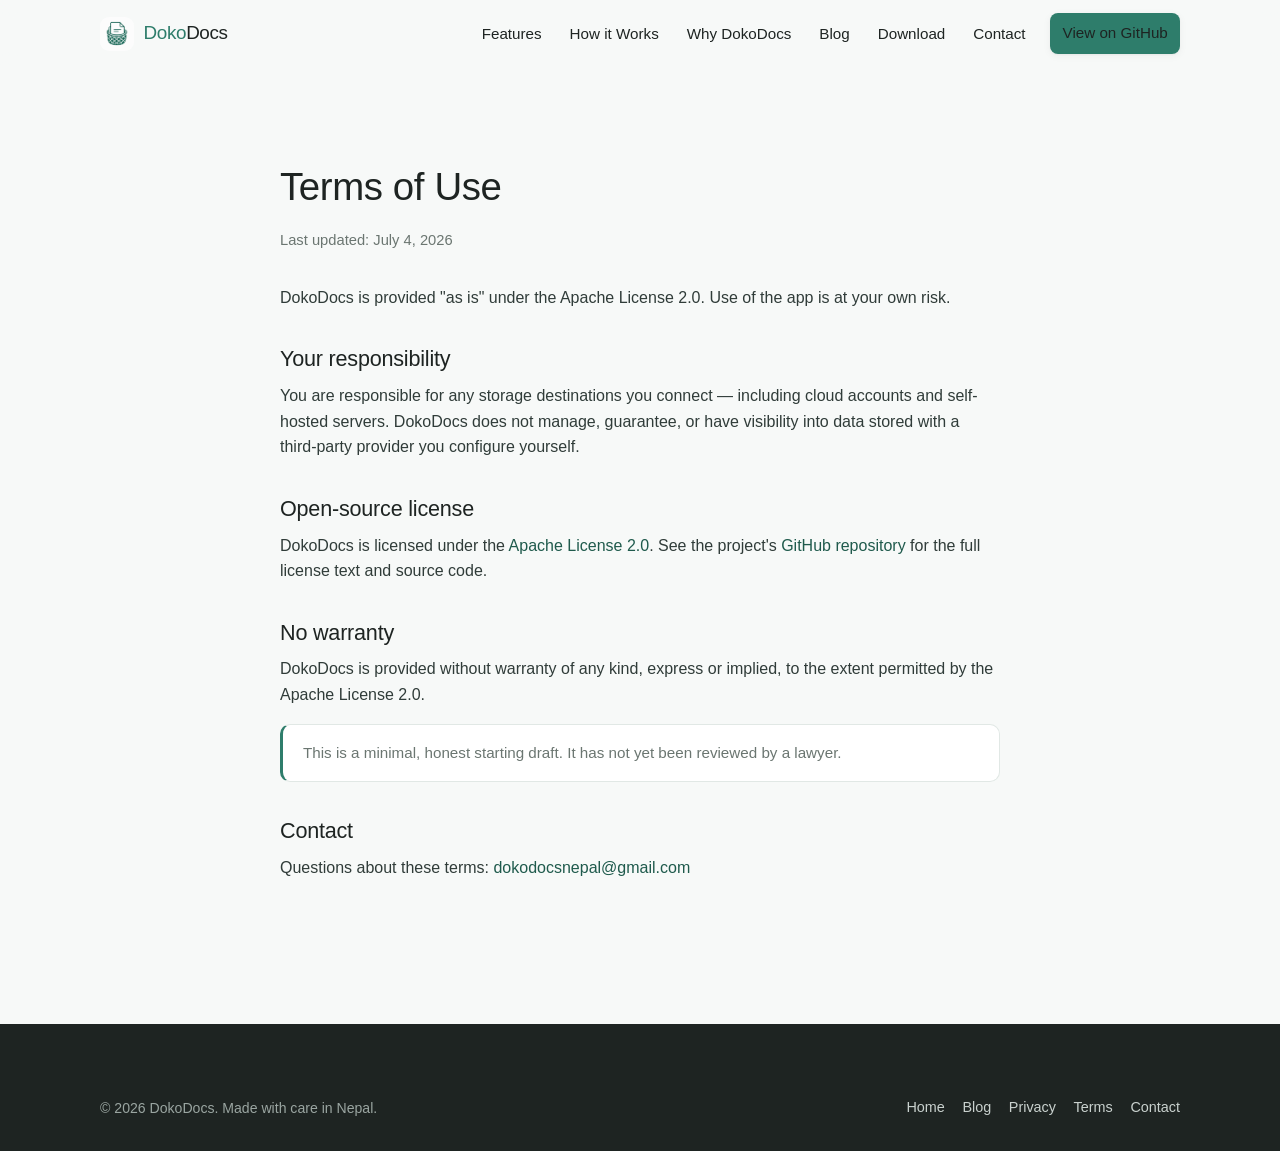
<file: terms.html>
<!doctype html>
<html lang="en">
<head>
<meta charset="UTF-8">
<meta name="viewport" content="width=device-width, initial-scale=1">
<title>Terms of Use — DokoDocs</title>
<meta name="description" content="Terms of use for DokoDocs, an open-source document scanner licensed under Apache 2.0.">
<link rel="canonical" href="https://dokodocs.com/terms.html">
<meta name="theme-color" content="#2E7D6B">
<link rel="icon" type="image/svg+xml" href="assets/logo/logo_dokodocs.svg">
<link rel="alternate icon" href="assets/logo/mark.png">
<link rel="apple-touch-icon" href="assets/logo/mark.png">
<link rel="stylesheet" href="css/styles.css">
</head>
<body>
<a class="skip-link" href="#main">Skip to content</a>

<header class="site-header" id="site-header">
  <nav class="nav" aria-label="Primary">
    <a class="brand" href="index.html">
      <img src="assets/logo/logo_dokodocs.svg" width="34" height="34" alt="" loading="eager">
      <span><span class="brand-doko">Doko</span>Docs</span>
    </a>
    <button class="nav-toggle" id="nav-toggle" aria-label="Toggle menu" aria-expanded="false" aria-controls="nav-links">
      <svg viewBox="0 0 24 24" width="20" height="20" fill="none" stroke="currentColor" stroke-width="2" stroke-linecap="round"><path d="M3 6h18M3 12h18M3 18h18"/></svg>
    </button>
    <ul class="nav-links" id="nav-links">
      <li><a href="index.html#features">Features</a></li>
      <li><a href="index.html#how-it-works">How it Works</a></li>
      <li><a href="index.html#why">Why DokoDocs</a></li>
      <li><a href="blog.html">Blog</a></li>
      <li><a href="index.html#download">Download</a></li>
      <li><a href="contact.html">Contact</a></li>
      <li class="nav-cta"><a class="btn btn--primary" href="https://github.com/dokodocs">View on GitHub</a></li>
    </ul>
  </nav>
</header>

<main id="main">
  <section class="section">
    <div class="container doc">
      <h1>Terms of Use</h1>
      <p class="updated">Last updated: July 4, 2026</p>

      <p>DokoDocs is provided "as is" under the Apache License 2.0. Use of the app is at your own risk.</p>

      <h2>Your responsibility</h2>
      <p>You are responsible for any storage destinations you connect — including cloud accounts and self-hosted servers. DokoDocs does not manage, guarantee, or have visibility into data stored with a third-party provider you configure yourself.</p>

      <h2>Open-source license</h2>
      <p>DokoDocs is licensed under the <a href="https://www.apache.org/licenses/LICENSE-2.0">Apache License 2.0</a>. See the project's <a href="https://github.com/dokodocs">GitHub repository</a> for the full license text and source code.</p>

      <h2>No warranty</h2>
      <p>DokoDocs is provided without warranty of any kind, express or implied, to the extent permitted by the Apache License 2.0.</p>

      <div class="callout">
        This is a minimal, honest starting draft. It has not yet been reviewed by a lawyer.
      </div>

      <h2>Contact</h2>
      <p>Questions about these terms: <a href="mailto:dokodocsnepal@gmail.com">dokodocsnepal@gmail.com</a></p>
    </div>
  </section>
</main>

<footer class="site-footer">
  <div class="container">
    <div class="footer-bottom">
      <span>&copy; <span id="year">2026</span> DokoDocs. Made with care in Nepal.</span>
      <nav class="footer-mini-links" aria-label="Footer">
        <a href="index.html">Home</a>
        <a href="blog.html">Blog</a>
        <a href="privacy.html">Privacy</a>
        <a href="terms.html">Terms</a>
        <a href="contact.html">Contact</a>
      </nav>
    </div>
  </div>
</footer>

<script src="js/main.js"></script>
</body>
</html>
</file>
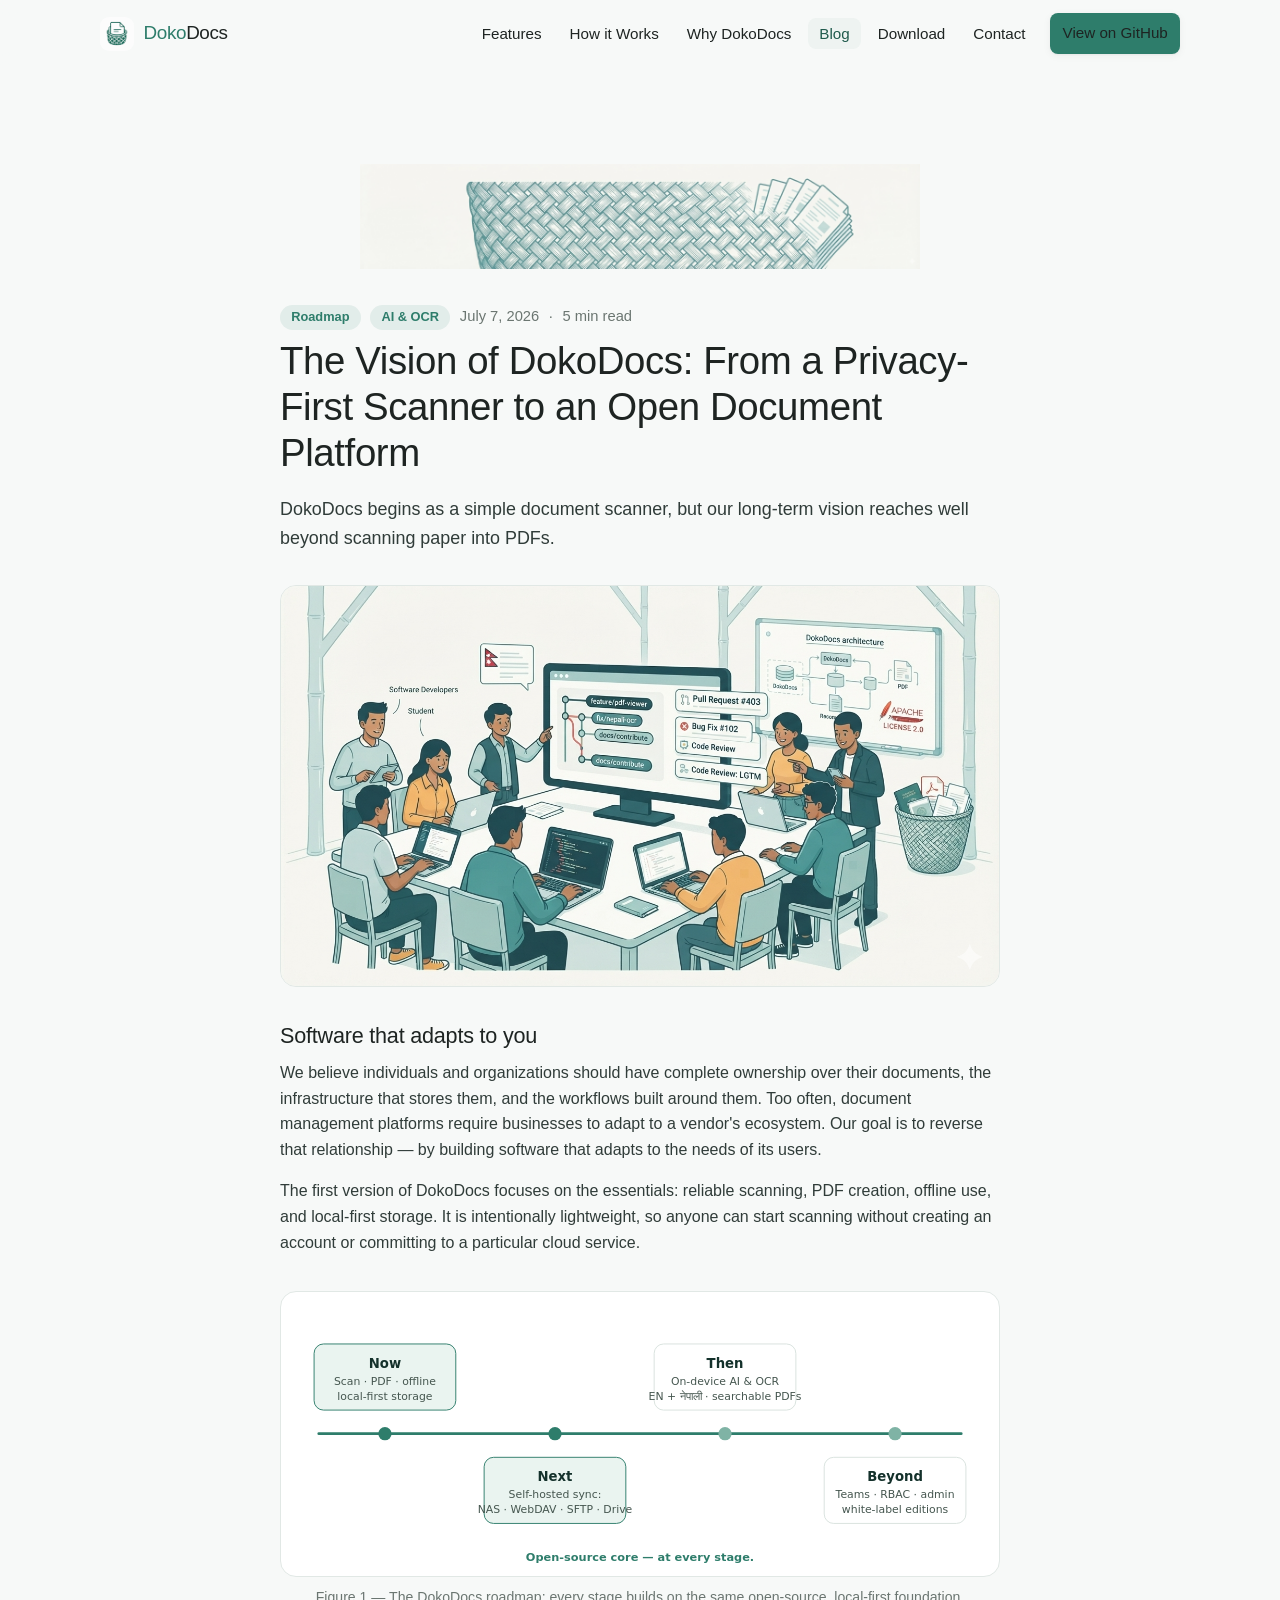
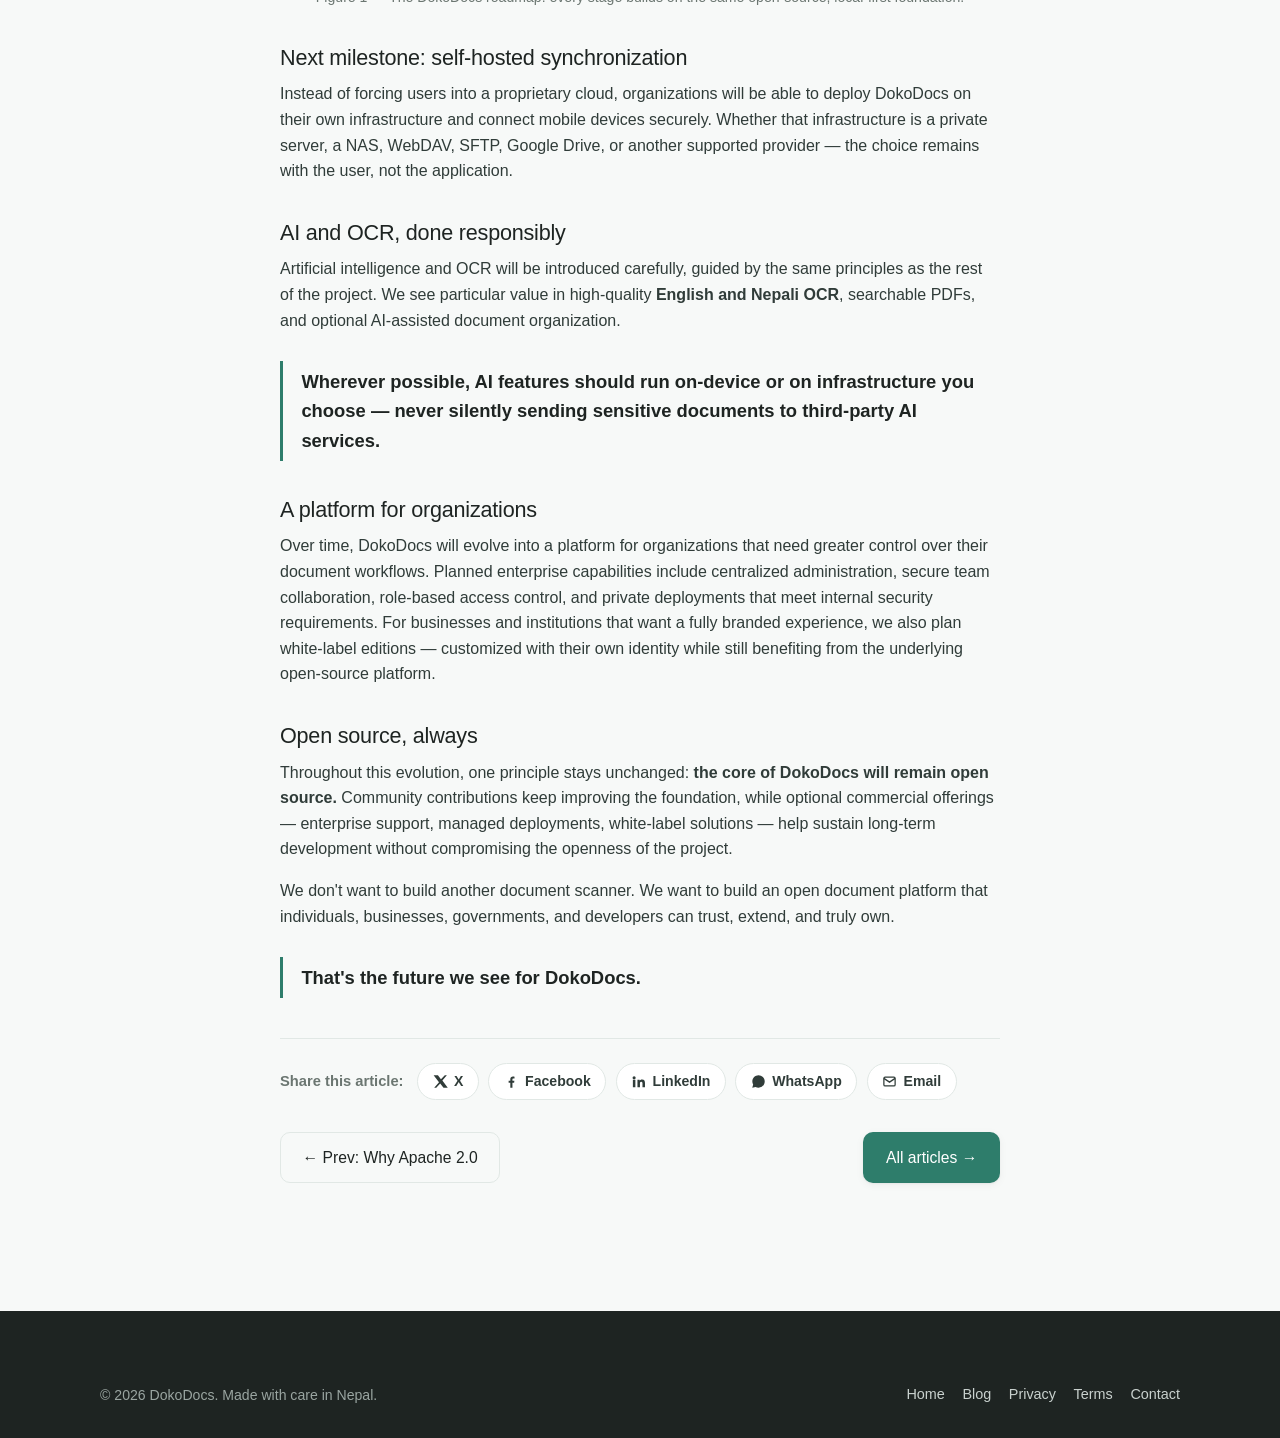
<file: blog/the-vision-of-dokodocs.html>
<!doctype html>
<html lang="en">
<head>
<meta charset="UTF-8">
<meta name="viewport" content="width=device-width, initial-scale=1">
<title>The Vision of DokoDocs: From Privacy-First Scanner to Open Document Platform</title>
<meta name="description" content="The DokoDocs roadmap: local-first scanning today, self-hosted sync next, then on-device AI, English &amp; Nepali OCR, searchable PDFs, enterprise deployments, and white-label editions — all on an open-source core.">
<meta name="keywords" content="open document platform, self-hosted document sync, on-device AI OCR, Nepali OCR, searchable PDF, white-label document scanner, DokoDocs roadmap">
<link rel="canonical" href="https://dokodocs.com/blog/the-vision-of-dokodocs.html">
<meta name="theme-color" content="#2E7D6B">
<link rel="icon" type="image/svg+xml" href="../assets/logo/logo_dokodocs.svg">
<link rel="alternate icon" href="../assets/logo/mark.png">
<link rel="apple-touch-icon" href="../assets/logo/mark.png">

<meta property="og:type" content="article">
<meta property="og:site_name" content="DokoDocs">
<meta property="og:title" content="The Vision of DokoDocs: From Privacy-First Scanner to Open Document Platform">
<meta property="og:description" content="Local-first scanning today. Self-hosted sync, on-device AI &amp; OCR, and enterprise deployments tomorrow — on a core that stays open source.">
<meta property="og:image" content="https://dokodocs.com/assets/blog/blog3.png">
<meta property="og:url" content="https://dokodocs.com/blog/the-vision-of-dokodocs.html">
<meta property="article:published_time" content="2026-07-07">
<meta property="article:author" content="DokoDocs Team">
<meta property="article:tag" content="Roadmap">
<meta property="article:tag" content="AI">
<meta name="twitter:card" content="summary_large_image">
<meta name="twitter:title" content="The Vision of DokoDocs">
<meta name="twitter:description" content="From a privacy-first scanner to an open document platform — self-hosted sync, on-device AI &amp; OCR, enterprise-ready.">
<meta name="twitter:image" content="https://dokodocs.com/assets/blog/blog3.png">

<link rel="stylesheet" href="../css/styles.css">
<script type="application/ld+json">
{
  "@context": "https://schema.org",
  "@type": "BlogPosting",
  "headline": "The Vision of DokoDocs: From a Privacy-First Scanner to an Open Document Platform",
  "description": "The DokoDocs roadmap: local-first scanning, self-hosted sync, on-device AI and OCR, enterprise deployments, and white-label editions on an open-source core.",
  "image": "https://dokodocs.com/assets/blog/blog3.png",
  "author": { "@type": "Organization", "name": "DokoDocs Team", "url": "https://dokodocs.com/" },
  "publisher": { "@type": "Organization", "name": "DokoDocs", "logo": { "@type": "ImageObject", "url": "https://dokodocs.com/assets/logo/mark.png" } },
  "datePublished": "2026-07-07",
  "dateModified": "2026-07-07",
  "mainEntityOfPage": "https://dokodocs.com/blog/the-vision-of-dokodocs.html"
}
</script>
<script type="application/ld+json">
{
  "@context": "https://schema.org",
  "@type": "BreadcrumbList",
  "itemListElement": [
    { "@type": "ListItem", "position": 1, "name": "Home", "item": "https://dokodocs.com/" },
    { "@type": "ListItem", "position": 2, "name": "Blog", "item": "https://dokodocs.com/blog.html" },
    { "@type": "ListItem", "position": 3, "name": "The Vision of DokoDocs", "item": "https://dokodocs.com/blog/the-vision-of-dokodocs.html" }
  ]
}
</script>
</head>
<body>
<a class="skip-link" href="#main">Skip to content</a>

<header class="site-header" id="site-header">
  <nav class="nav" aria-label="Primary">
    <a class="brand" href="../index.html">
      <img src="../assets/logo/logo_dokodocs.svg" width="34" height="34" alt="" loading="eager">
      <span><span class="brand-doko">Doko</span>Docs</span>
    </a>
    <button class="nav-toggle" id="nav-toggle" aria-label="Toggle menu" aria-expanded="false" aria-controls="nav-links">
      <svg viewBox="0 0 24 24" width="20" height="20" fill="none" stroke="currentColor" stroke-width="2" stroke-linecap="round"><path d="M3 6h18M3 12h18M3 18h18"/></svg>
    </button>
    <ul class="nav-links" id="nav-links">
      <li><a href="../index.html#features">Features</a></li>
      <li><a href="../index.html#how-it-works">How it Works</a></li>
      <li><a href="../index.html#why">Why DokoDocs</a></li>
      <li><a href="../blog.html" class="active">Blog</a></li>
      <li><a href="../index.html#download">Download</a></li>
      <li><a href="../contact.html">Contact</a></li>
      <li class="nav-cta"><a class="btn btn--primary" href="https://github.com/dokodocs">View on GitHub</a></li>
    </ul>
  </nav>
</header>

<main id="main">
  <article class="section post">
    <div class="container doc">
      <div class="post-divider" aria-hidden="true">
        <img src="../assets/blog/blog_divider.png" width="2400" height="448" alt="" loading="eager">
      </div>

      <div class="post-meta">
        <span class="tag">Roadmap</span>
        <span class="tag">AI &amp; OCR</span>
        <time datetime="2026-07-07">July 7, 2026</time>
        <span>·</span>
        <span>5 min read</span>
      </div>
      <h1>The Vision of DokoDocs: From a Privacy-First Scanner to an Open Document Platform</h1>
      <p class="lead">DokoDocs begins as a simple document scanner, but our long-term vision reaches well beyond scanning paper into PDFs.</p>

      <div class="post-hero">
        <img src="../assets/blog/blog3.png" width="1376" height="768" alt="Illustration of a diverse community of developers and students collaborating around a table, reviewing pull requests on screen with a DokoDocs architecture whiteboard and Apache License 2.0 in the background." loading="eager">
      </div>

      <h2>Software that adapts to you</h2>
      <p>We believe individuals and organizations should have complete ownership over their documents, the infrastructure that stores them, and the workflows built around them. Too often, document management platforms require businesses to adapt to a vendor's ecosystem. Our goal is to reverse that relationship — by building software that adapts to the needs of its users.</p>
      <p>The first version of DokoDocs focuses on the essentials: reliable scanning, PDF creation, offline use, and local-first storage. It is intentionally lightweight, so anyone can start scanning without creating an account or committing to a particular cloud service.</p>

      <figure>
        <svg viewBox="0 0 760 300" role="img" aria-labelledby="fig3-title" xmlns="http://www.w3.org/2000/svg">
          <title id="fig3-title">DokoDocs roadmap timeline: local-first scanner today, then self-hosted sync, then AI and OCR, then enterprise platform — with an open-source core throughout.</title>
          <style>
            .h3s { font: 600 14px system-ui, sans-serif; fill: #14312b; }
            .t3 { font: 400 11.5px system-ui, sans-serif; fill: #45564f; }
            .b3 { font: 600 12px system-ui, sans-serif; fill: #2E7D6B; }
            .node { fill: #eaf4f0; stroke: #2E7D6B; rx: 10; }
            .node2 { fill: #fff; stroke: #d8e2de; rx: 10; }
          </style>
          <line x1="40" y1="150" x2="720" y2="150" stroke="#2E7D6B" stroke-width="3" stroke-linecap="round"/>
          <circle cx="110" cy="150" r="7" fill="#2E7D6B"/>
          <circle cx="290" cy="150" r="7" fill="#2E7D6B"/>
          <circle cx="470" cy="150" r="7" fill="#7fb3a5"/>
          <circle cx="650" cy="150" r="7" fill="#7fb3a5"/>

          <rect x="35" y="55" width="150" height="70" class="node"/>
          <text x="110" y="80" text-anchor="middle" class="h3s">Now</text>
          <text x="110" y="98" text-anchor="middle" class="t3">Scan · PDF · offline</text>
          <text x="110" y="114" text-anchor="middle" class="t3">local-first storage</text>

          <rect x="215" y="175" width="150" height="70" class="node"/>
          <text x="290" y="200" text-anchor="middle" class="h3s">Next</text>
          <text x="290" y="218" text-anchor="middle" class="t3">Self-hosted sync:</text>
          <text x="290" y="234" text-anchor="middle" class="t3">NAS · WebDAV · SFTP · Drive</text>

          <rect x="395" y="55" width="150" height="70" class="node2"/>
          <text x="470" y="80" text-anchor="middle" class="h3s">Then</text>
          <text x="470" y="98" text-anchor="middle" class="t3">On-device AI &amp; OCR</text>
          <text x="470" y="114" text-anchor="middle" class="t3">EN + नेपाली · searchable PDFs</text>

          <rect x="575" y="175" width="150" height="70" class="node2"/>
          <text x="650" y="200" text-anchor="middle" class="h3s">Beyond</text>
          <text x="650" y="218" text-anchor="middle" class="t3">Teams · RBAC · admin</text>
          <text x="650" y="234" text-anchor="middle" class="t3">white-label editions</text>

          <text x="380" y="285" text-anchor="middle" class="b3">Open-source core — at every stage.</text>
        </svg>
        <figcaption>Figure 1 — The DokoDocs roadmap: every stage builds on the same open-source, local-first foundation.</figcaption>
      </figure>

      <h2>Next milestone: self-hosted synchronization</h2>
      <p>Instead of forcing users into a proprietary cloud, organizations will be able to deploy DokoDocs on their own infrastructure and connect mobile devices securely. Whether that infrastructure is a private server, a NAS, WebDAV, SFTP, Google Drive, or another supported provider — the choice remains with the user, not the application.</p>

      <h2>AI and OCR, done responsibly</h2>
      <p>Artificial intelligence and OCR will be introduced carefully, guided by the same principles as the rest of the project. We see particular value in high-quality <strong>English and Nepali OCR</strong>, searchable PDFs, and optional AI-assisted document organization.</p>
      <blockquote>Wherever possible, AI features should run on-device or on infrastructure you choose — never silently sending sensitive documents to third-party AI services.</blockquote>

      <h2>A platform for organizations</h2>
      <p>Over time, DokoDocs will evolve into a platform for organizations that need greater control over their document workflows. Planned enterprise capabilities include centralized administration, secure team collaboration, role-based access control, and private deployments that meet internal security requirements. For businesses and institutions that want a fully branded experience, we also plan white-label editions — customized with their own identity while still benefiting from the underlying open-source platform.</p>

      <h2>Open source, always</h2>
      <p>Throughout this evolution, one principle stays unchanged: <strong>the core of DokoDocs will remain open source.</strong> Community contributions keep improving the foundation, while optional commercial offerings — enterprise support, managed deployments, white-label solutions — help sustain long-term development without compromising the openness of the project.</p>
      <p>We don't want to build another document scanner. We want to build an open document platform that individuals, businesses, governments, and developers can trust, extend, and truly own.</p>
      <blockquote>That's the future we see for DokoDocs.</blockquote>

      <div class="share-row">
        <span class="share-label">Share this article:</span>
        <a class="share-btn" href="https://twitter.com/intent/tweet?text=The%20Vision%20of%20DokoDocs%3A%20from%20privacy-first%20scanner%20to%20open%20document%20platform&amp;url=https%3A%2F%2Fdokodocs.com%2Fblog%2Fthe-vision-of-dokodocs.html&amp;via=dokodocs_app" target="_blank" rel="noopener"><svg viewBox="0 0 24 24" fill="currentColor"><path d="M18.9 2h3.3l-7.2 8.2L23.6 22h-6.8l-5.3-6.9L5.2 22H1.9l7.7-8.8L1 2h6.9l4.8 6.3L18.9 2Z"/></svg>X</a>
        <a class="share-btn" href="https://www.facebook.com/sharer/sharer.php?u=https%3A%2F%2Fdokodocs.com%2Fblog%2Fthe-vision-of-dokodocs.html" target="_blank" rel="noopener"><svg viewBox="0 0 24 24" fill="currentColor"><path d="M13.5 22v-8.1h2.7l.4-3.2h-3.1V8.7c0-.9.3-1.6 1.6-1.6h1.7V4.2c-.3 0-1.3-.1-2.5-.1-2.5 0-4.2 1.5-4.2 4.3v2.4H7.4v3.2h2.7V22h3.4Z"/></svg>Facebook</a>
        <a class="share-btn" href="https://www.linkedin.com/sharing/share-offsite/?url=https%3A%2F%2Fdokodocs.com%2Fblog%2Fthe-vision-of-dokodocs.html" target="_blank" rel="noopener"><svg viewBox="0 0 24 24" fill="currentColor"><path d="M4.98 3.5a2.5 2.5 0 1 1 0 5 2.5 2.5 0 0 1 0-5ZM3 9h4v12H3V9Zm7 0h3.8v1.7h.05c.53-.98 1.83-2 3.76-2 4.02 0 4.76 2.5 4.76 5.76V21h-4v-5.6c0-1.34-.02-3.07-1.88-3.07-1.88 0-2.17 1.46-2.17 2.97V21h-4V9Z"/></svg>LinkedIn</a>
        <a class="share-btn" href="https://wa.me/?text=The%20Vision%20of%20DokoDocs%3A%20https%3A%2F%2Fdokodocs.com%2Fblog%2Fthe-vision-of-dokodocs.html" target="_blank" rel="noopener"><svg viewBox="0 0 24 24" fill="currentColor"><path d="M12.04 2C6.58 2 2.13 6.45 2.13 11.91c0 1.75.46 3.45 1.32 4.95L2 22l5.25-1.38a9.87 9.87 0 0 0 4.79 1.22h.01c5.46 0 9.9-4.45 9.9-9.91 0-2.65-1.03-5.14-2.9-7.01A9.82 9.82 0 0 0 12.04 2Z"/></svg>WhatsApp</a>
        <a class="share-btn" href="mailto:?subject=The%20Vision%20of%20DokoDocs&amp;body=Worth%20a%20read%3A%20https%3A%2F%2Fdokodocs.com%2Fblog%2Fthe-vision-of-dokodocs.html"><svg viewBox="0 0 24 24" fill="none" stroke="currentColor" stroke-width="2"><rect x="3" y="5" width="18" height="14" rx="2"/><path d="m3 7 9 6 9-6"/></svg>Email</a>
      </div>

      <div class="post-nav">
        <a class="btn btn--ghost" href="why-open-source-apache-2-0.html">&larr; Prev: Why Apache 2.0</a>
        <a class="btn btn--primary" href="../blog.html">All articles &rarr;</a>
      </div>
    </div>
  </article>
</main>

<footer class="site-footer">
  <div class="container">
    <div class="footer-bottom">
      <span>&copy; <span id="year">2026</span> DokoDocs. Made with care in Nepal.</span>
      <nav class="footer-mini-links" aria-label="Footer">
        <a href="../index.html">Home</a>
        <a href="../blog.html">Blog</a>
        <a href="../privacy.html">Privacy</a>
        <a href="../terms.html">Terms</a>
        <a href="../contact.html">Contact</a>
      </nav>
    </div>
  </div>
</footer>

<script src="../js/main.js"></script>
</body>
</html>
</file>
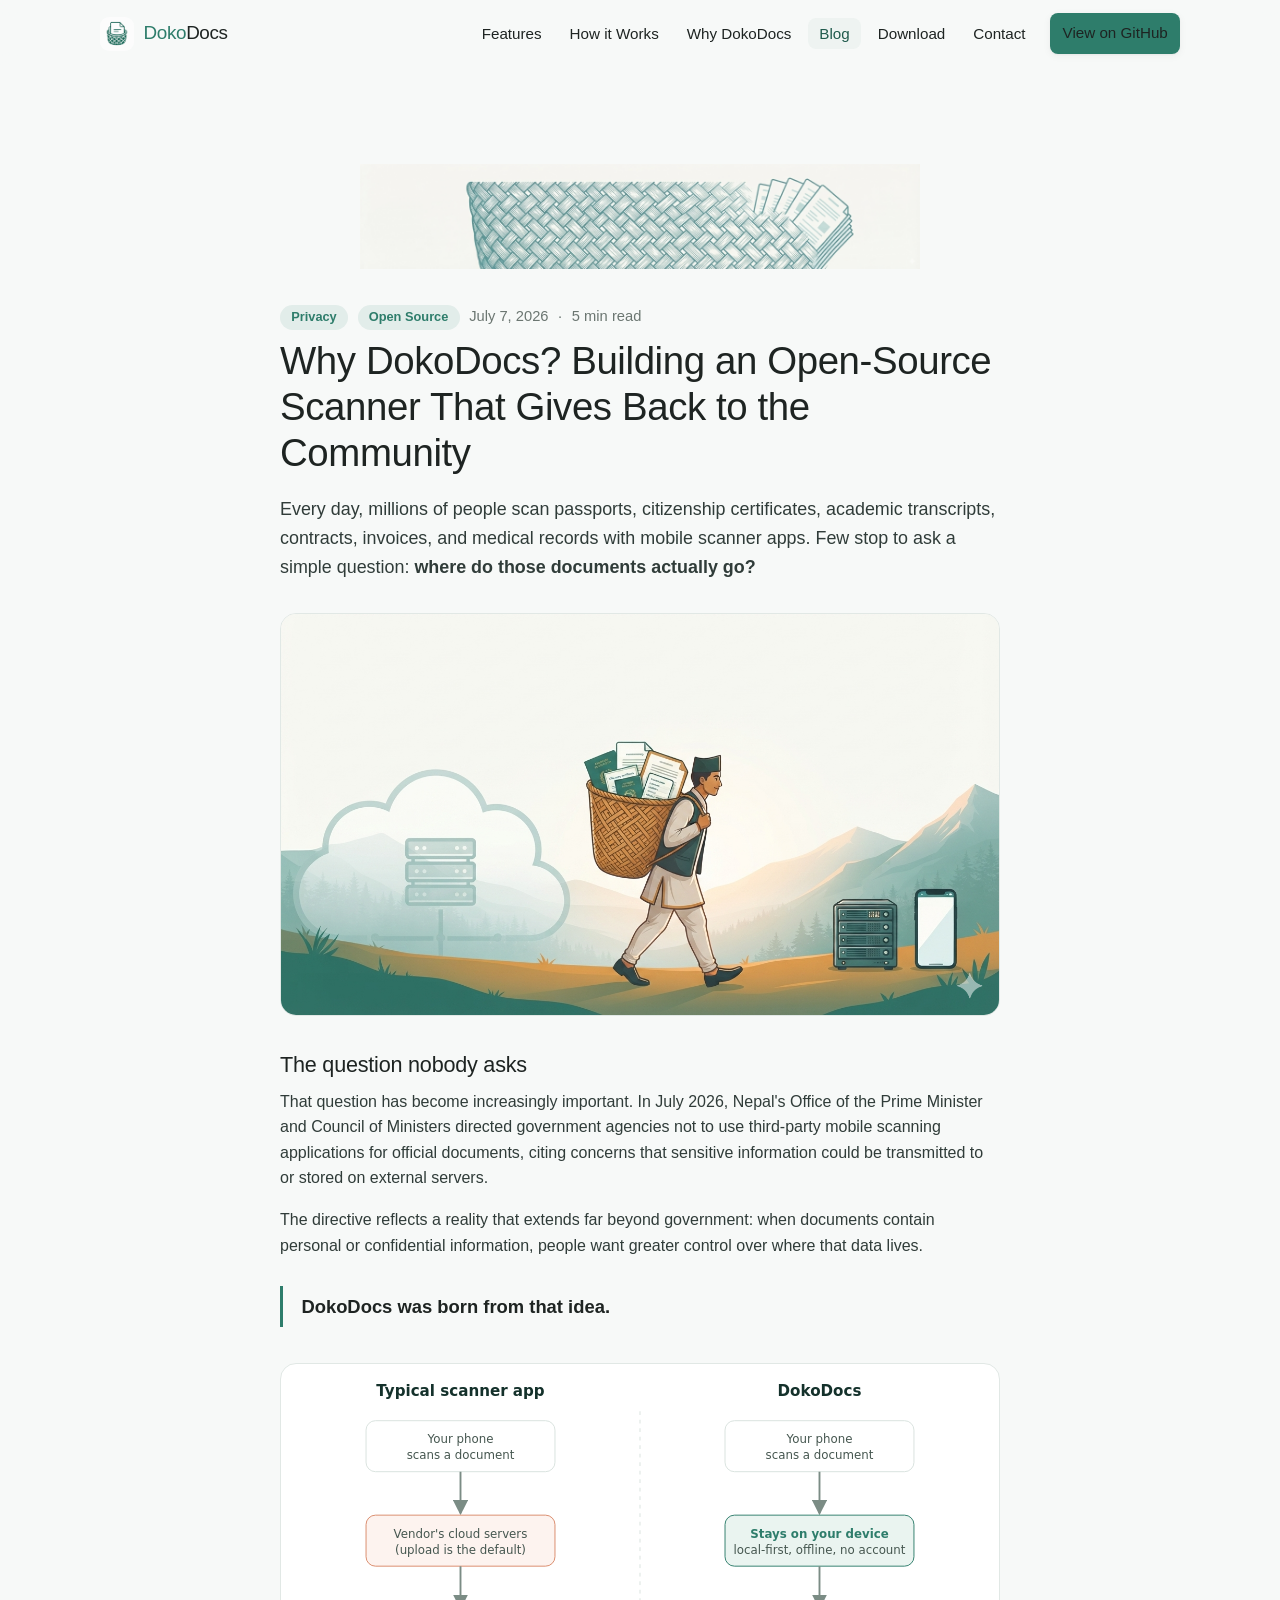
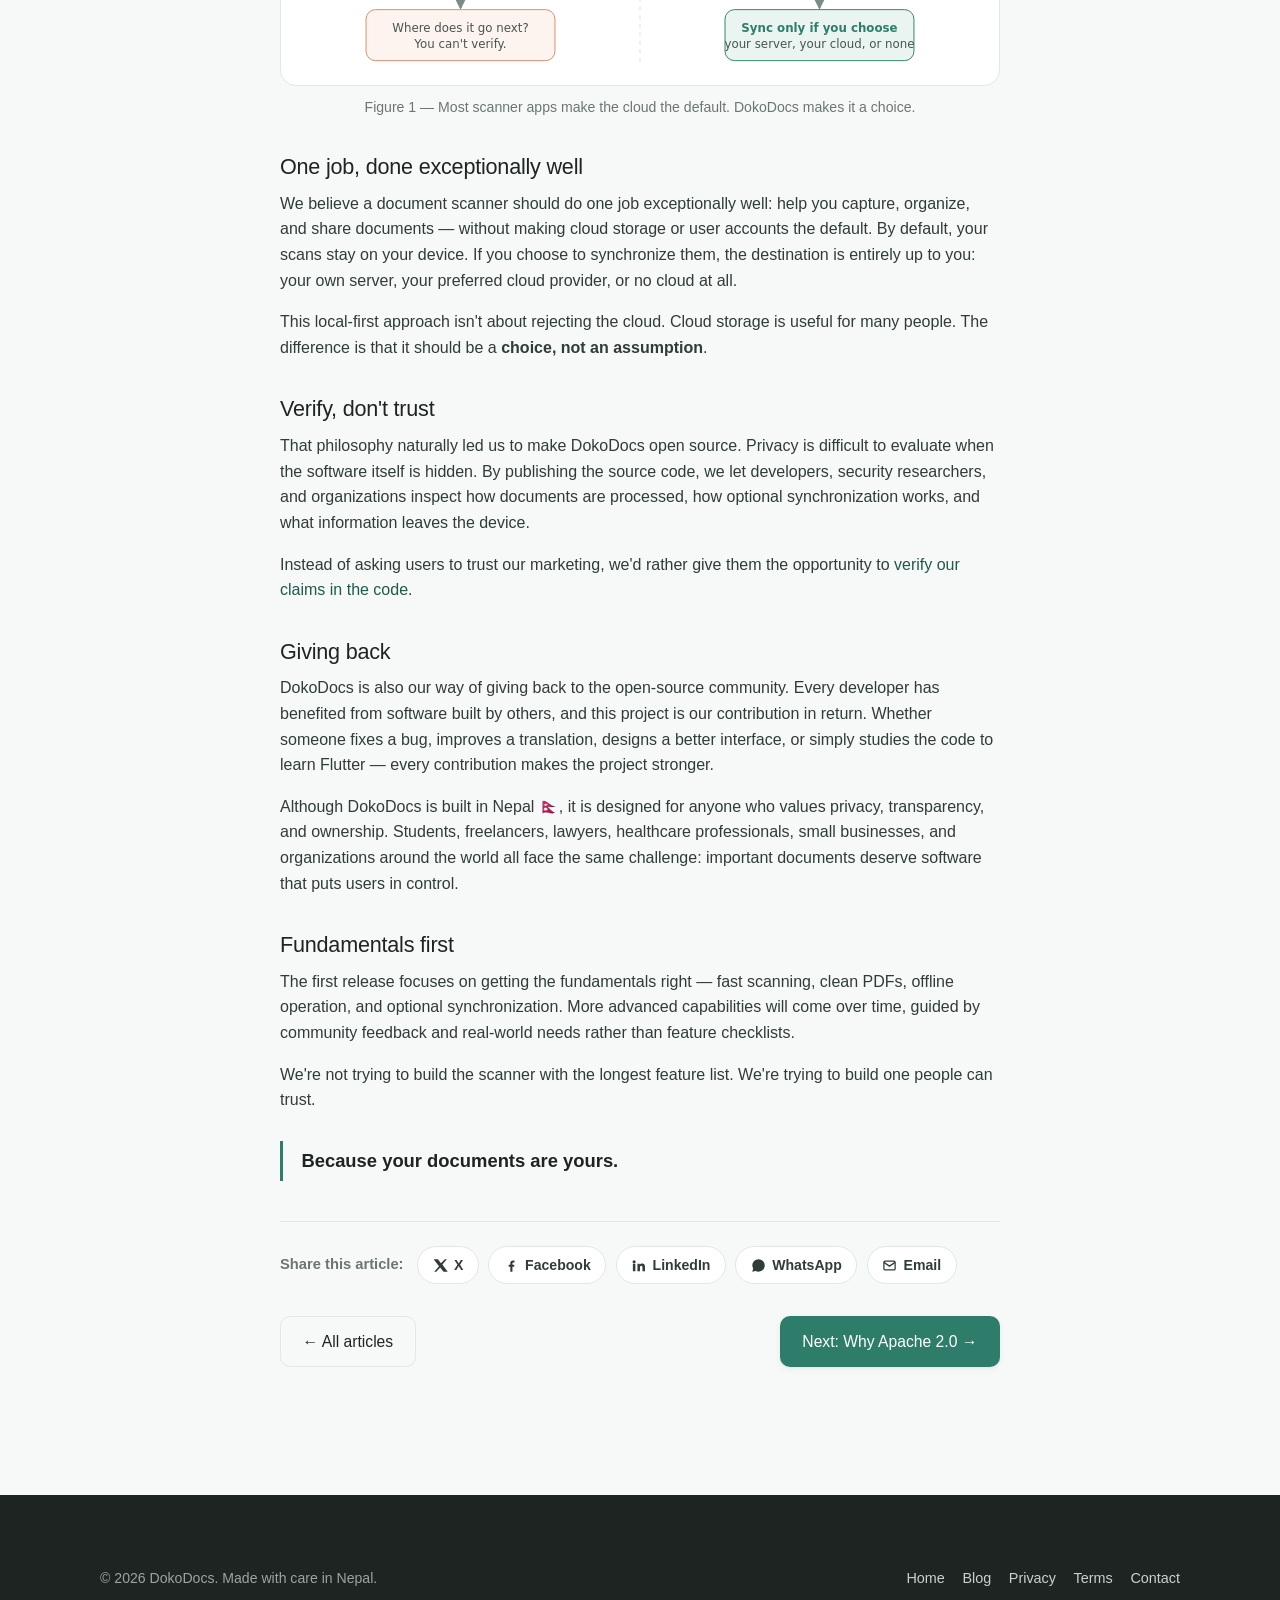
<file: blog/why-dokodocs.html>
<!doctype html>
<html lang="en">
<head>
<meta charset="UTF-8">
<meta name="viewport" content="width=device-width, initial-scale=1">
<title>Why DokoDocs? Building an Open-Source, Privacy-First Document Scanner</title>
<meta name="description" content="Where do your scanned documents actually go? Why we built DokoDocs — an open-source, local-first document scanner where your scans stay on your device by default.">
<meta name="keywords" content="privacy-first document scanner, open source scanner app, local-first storage, document privacy, scan to PDF, DokoDocs, self-hosted document sync">
<link rel="canonical" href="https://dokodocs.com/blog/why-dokodocs.html">
<meta name="theme-color" content="#2E7D6B">
<link rel="icon" type="image/svg+xml" href="../assets/logo/logo_dokodocs.svg">
<link rel="alternate icon" href="../assets/logo/mark.png">
<link rel="apple-touch-icon" href="../assets/logo/mark.png">

<meta property="og:type" content="article">
<meta property="og:site_name" content="DokoDocs">
<meta property="og:title" content="Why DokoDocs? Building an Open-Source Scanner That Gives Back">
<meta property="og:description" content="Millions of people scan sensitive documents every day. Few ask where they actually go. DokoDocs was born from that question.">
<meta property="og:image" content="https://dokodocs.com/assets/blog/blog1.png">
<meta property="og:url" content="https://dokodocs.com/blog/why-dokodocs.html">
<meta property="article:published_time" content="2026-07-07">
<meta property="article:author" content="DokoDocs Team">
<meta property="article:tag" content="Privacy">
<meta property="article:tag" content="Open Source">
<meta name="twitter:card" content="summary_large_image">
<meta name="twitter:title" content="Why DokoDocs? Building an Open-Source Scanner That Gives Back">
<meta name="twitter:description" content="Where do your scanned documents actually go? Why we built a scanner that keeps them on your device.">
<meta name="twitter:image" content="https://dokodocs.com/assets/blog/blog1.png">

<link rel="stylesheet" href="../css/styles.css">
<script type="application/ld+json">
{
  "@context": "https://schema.org",
  "@type": "BlogPosting",
  "headline": "Why DokoDocs? Building an Open-Source Scanner That Gives Back to the Community",
  "description": "Why we built DokoDocs — an open-source, local-first document scanner where your scans stay on your device by default.",
  "image": "https://dokodocs.com/assets/blog/blog1.png",
  "author": { "@type": "Organization", "name": "DokoDocs Team", "url": "https://dokodocs.com/" },
  "publisher": { "@type": "Organization", "name": "DokoDocs", "logo": { "@type": "ImageObject", "url": "https://dokodocs.com/assets/logo/mark.png" } },
  "datePublished": "2026-07-07",
  "dateModified": "2026-07-07",
  "mainEntityOfPage": "https://dokodocs.com/blog/why-dokodocs.html"
}
</script>
<script type="application/ld+json">
{
  "@context": "https://schema.org",
  "@type": "BreadcrumbList",
  "itemListElement": [
    { "@type": "ListItem", "position": 1, "name": "Home", "item": "https://dokodocs.com/" },
    { "@type": "ListItem", "position": 2, "name": "Blog", "item": "https://dokodocs.com/blog.html" },
    { "@type": "ListItem", "position": 3, "name": "Why DokoDocs?", "item": "https://dokodocs.com/blog/why-dokodocs.html" }
  ]
}
</script>
</head>
<body>
<a class="skip-link" href="#main">Skip to content</a>

<header class="site-header" id="site-header">
  <nav class="nav" aria-label="Primary">
    <a class="brand" href="../index.html">
      <img src="../assets/logo/logo_dokodocs.svg" width="34" height="34" alt="" loading="eager">
      <span><span class="brand-doko">Doko</span>Docs</span>
    </a>
    <button class="nav-toggle" id="nav-toggle" aria-label="Toggle menu" aria-expanded="false" aria-controls="nav-links">
      <svg viewBox="0 0 24 24" width="20" height="20" fill="none" stroke="currentColor" stroke-width="2" stroke-linecap="round"><path d="M3 6h18M3 12h18M3 18h18"/></svg>
    </button>
    <ul class="nav-links" id="nav-links">
      <li><a href="../index.html#features">Features</a></li>
      <li><a href="../index.html#how-it-works">How it Works</a></li>
      <li><a href="../index.html#why">Why DokoDocs</a></li>
      <li><a href="../blog.html" class="active">Blog</a></li>
      <li><a href="../index.html#download">Download</a></li>
      <li><a href="../contact.html">Contact</a></li>
      <li class="nav-cta"><a class="btn btn--primary" href="https://github.com/dokodocs">View on GitHub</a></li>
    </ul>
  </nav>
</header>

<main id="main">
  <article class="section post">
    <div class="container doc">
      <div class="post-divider" aria-hidden="true">
        <img src="../assets/blog/blog_divider.png" width="2400" height="448" alt="" loading="eager">
      </div>

      <div class="post-meta">
        <span class="tag">Privacy</span>
        <span class="tag">Open Source</span>
        <time datetime="2026-07-07">July 7, 2026</time>
        <span>·</span>
        <span>5 min read</span>
      </div>
      <h1>Why DokoDocs? Building an Open-Source Scanner That Gives Back to the Community</h1>
      <p class="lead">Every day, millions of people scan passports, citizenship certificates, academic transcripts, contracts, invoices, and medical records with mobile scanner apps. Few stop to ask a simple question: <strong>where do those documents actually go?</strong></p>

      <div class="post-hero">
        <img src="../assets/blog/blog1.png" width="1376" height="768" alt="Illustration of a Nepali man carrying a doko basket full of documents, walking away from a faded cloud toward his own server and phone in the mountains." loading="eager">
      </div>

      <h2>The question nobody asks</h2>
      <p>That question has become increasingly important. In July 2026, Nepal's Office of the Prime Minister and Council of Ministers directed government agencies not to use third-party mobile scanning applications for official documents, citing concerns that sensitive information could be transmitted to or stored on external servers.</p>
      <p>The directive reflects a reality that extends far beyond government: when documents contain personal or confidential information, people want greater control over where that data lives.</p>
      <blockquote>DokoDocs was born from that idea.</blockquote>

      <figure>
        <svg viewBox="0 0 760 340" role="img" aria-labelledby="fig1-title" xmlns="http://www.w3.org/2000/svg">
          <title id="fig1-title">Comparison: a typical scanner app uploads scans to a vendor cloud, while DokoDocs keeps scans on your device with sync as an optional choice.</title>
          <style>
            .h { font: 600 16px system-ui, sans-serif; fill: #14312b; }
            .t { font: 400 12.5px system-ui, sans-serif; fill: #45564f; }
            .b { font: 600 12.5px system-ui, sans-serif; fill: #2E7D6B; }
            .box { fill: #fff; stroke: #d8e2de; rx: 10; }
            .accent { fill: #eaf4f0; stroke: #2E7D6B; rx: 10; }
            .warn { fill: #fdf3ef; stroke: #d98a6a; rx: 10; }
            .arrow { stroke: #7b8c85; stroke-width: 2; fill: none; marker-end: url(#m); }
          </style>
          <defs><marker id="m" markerWidth="8" markerHeight="8" refX="7" refY="4" orient="auto"><path d="M0,0 L8,4 L0,8 z" fill="#7b8c85"/></marker></defs>
          <text x="190" y="34" text-anchor="middle" class="h">Typical scanner app</text>
          <rect x="90" y="60" width="200" height="54" class="box"/>
          <text x="190" y="84" text-anchor="middle" class="t">Your phone</text>
          <text x="190" y="101" text-anchor="middle" class="t">scans a document</text>
          <path class="arrow" d="M190 114 V 158"/>
          <rect x="90" y="160" width="200" height="54" class="warn"/>
          <text x="190" y="184" text-anchor="middle" class="t">Vendor's cloud servers</text>
          <text x="190" y="201" text-anchor="middle" class="t">(upload is the default)</text>
          <path class="arrow" d="M190 214 V 258"/>
          <rect x="90" y="260" width="200" height="54" class="warn"/>
          <text x="190" y="284" text-anchor="middle" class="t">Where does it go next?</text>
          <text x="190" y="301" text-anchor="middle" class="t">You can't verify.</text>

          <line x1="380" y1="50" x2="380" y2="320" stroke="#d8e2de" stroke-dasharray="4 5"/>

          <text x="570" y="34" text-anchor="middle" class="h">DokoDocs</text>
          <rect x="470" y="60" width="200" height="54" class="box"/>
          <text x="570" y="84" text-anchor="middle" class="t">Your phone</text>
          <text x="570" y="101" text-anchor="middle" class="t">scans a document</text>
          <path class="arrow" d="M570 114 V 158"/>
          <rect x="470" y="160" width="200" height="54" class="accent"/>
          <text x="570" y="184" text-anchor="middle" class="b">Stays on your device</text>
          <text x="570" y="201" text-anchor="middle" class="t">local-first, offline, no account</text>
          <path class="arrow" d="M570 214 V 258"/>
          <rect x="470" y="260" width="200" height="54" class="accent"/>
          <text x="570" y="284" text-anchor="middle" class="b">Sync only if you choose</text>
          <text x="570" y="301" text-anchor="middle" class="t">your server, your cloud, or none</text>
        </svg>
        <figcaption>Figure 1 — Most scanner apps make the cloud the default. DokoDocs makes it a choice.</figcaption>
      </figure>

      <h2>One job, done exceptionally well</h2>
      <p>We believe a document scanner should do one job exceptionally well: help you capture, organize, and share documents — without making cloud storage or user accounts the default. By default, your scans stay on your device. If you choose to synchronize them, the destination is entirely up to you: your own server, your preferred cloud provider, or no cloud at all.</p>
      <p>This local-first approach isn't about rejecting the cloud. Cloud storage is useful for many people. The difference is that it should be a <strong>choice, not an assumption</strong>.</p>

      <h2>Verify, don't trust</h2>
      <p>That philosophy naturally led us to make DokoDocs open source. Privacy is difficult to evaluate when the software itself is hidden. By publishing the source code, we let developers, security researchers, and organizations inspect how documents are processed, how optional synchronization works, and what information leaves the device.</p>
      <p>Instead of asking users to trust our marketing, we'd rather give them the opportunity to <a href="https://github.com/dokodocs">verify our claims in the code</a>.</p>

      <h2>Giving back</h2>
      <p>DokoDocs is also our way of giving back to the open-source community. Every developer has benefited from software built by others, and this project is our contribution in return. Whether someone fixes a bug, improves a translation, designs a better interface, or simply studies the code to learn Flutter — every contribution makes the project stronger.</p>
      <p>Although DokoDocs is built in Nepal 🇳🇵, it is designed for anyone who values privacy, transparency, and ownership. Students, freelancers, lawyers, healthcare professionals, small businesses, and organizations around the world all face the same challenge: important documents deserve software that puts users in control.</p>

      <h2>Fundamentals first</h2>
      <p>The first release focuses on getting the fundamentals right — fast scanning, clean PDFs, offline operation, and optional synchronization. More advanced capabilities will come over time, guided by community feedback and real-world needs rather than feature checklists.</p>
      <p>We're not trying to build the scanner with the longest feature list. We're trying to build one people can trust.</p>
      <blockquote>Because your documents are yours.</blockquote>

      <div class="share-row">
        <span class="share-label">Share this article:</span>
        <a class="share-btn" href="https://twitter.com/intent/tweet?text=Why%20DokoDocs%3F%20Building%20an%20open-source%2C%20privacy-first%20document%20scanner&amp;url=https%3A%2F%2Fdokodocs.com%2Fblog%2Fwhy-dokodocs.html&amp;via=dokodocs_app" target="_blank" rel="noopener"><svg viewBox="0 0 24 24" fill="currentColor"><path d="M18.9 2h3.3l-7.2 8.2L23.6 22h-6.8l-5.3-6.9L5.2 22H1.9l7.7-8.8L1 2h6.9l4.8 6.3L18.9 2Z"/></svg>X</a>
        <a class="share-btn" href="https://www.facebook.com/sharer/sharer.php?u=https%3A%2F%2Fdokodocs.com%2Fblog%2Fwhy-dokodocs.html" target="_blank" rel="noopener"><svg viewBox="0 0 24 24" fill="currentColor"><path d="M13.5 22v-8.1h2.7l.4-3.2h-3.1V8.7c0-.9.3-1.6 1.6-1.6h1.7V4.2c-.3 0-1.3-.1-2.5-.1-2.5 0-4.2 1.5-4.2 4.3v2.4H7.4v3.2h2.7V22h3.4Z"/></svg>Facebook</a>
        <a class="share-btn" href="https://www.linkedin.com/sharing/share-offsite/?url=https%3A%2F%2Fdokodocs.com%2Fblog%2Fwhy-dokodocs.html" target="_blank" rel="noopener"><svg viewBox="0 0 24 24" fill="currentColor"><path d="M4.98 3.5a2.5 2.5 0 1 1 0 5 2.5 2.5 0 0 1 0-5ZM3 9h4v12H3V9Zm7 0h3.8v1.7h.05c.53-.98 1.83-2 3.76-2 4.02 0 4.76 2.5 4.76 5.76V21h-4v-5.6c0-1.34-.02-3.07-1.88-3.07-1.88 0-2.17 1.46-2.17 2.97V21h-4V9Z"/></svg>LinkedIn</a>
        <a class="share-btn" href="https://wa.me/?text=Why%20DokoDocs%3F%20https%3A%2F%2Fdokodocs.com%2Fblog%2Fwhy-dokodocs.html" target="_blank" rel="noopener"><svg viewBox="0 0 24 24" fill="currentColor"><path d="M12.04 2C6.58 2 2.13 6.45 2.13 11.91c0 1.75.46 3.45 1.32 4.95L2 22l5.25-1.38a9.87 9.87 0 0 0 4.79 1.22h.01c5.46 0 9.9-4.45 9.9-9.91 0-2.65-1.03-5.14-2.9-7.01A9.82 9.82 0 0 0 12.04 2Z"/></svg>WhatsApp</a>
        <a class="share-btn" href="mailto:?subject=Why%20DokoDocs%3F&amp;body=Worth%20a%20read%3A%20https%3A%2F%2Fdokodocs.com%2Fblog%2Fwhy-dokodocs.html"><svg viewBox="0 0 24 24" fill="none" stroke="currentColor" stroke-width="2"><rect x="3" y="5" width="18" height="14" rx="2"/><path d="m3 7 9 6 9-6"/></svg>Email</a>
      </div>

      <div class="post-nav">
        <a class="btn btn--ghost" href="../blog.html">&larr; All articles</a>
        <a class="btn btn--primary" href="why-open-source-apache-2-0.html">Next: Why Apache 2.0 &rarr;</a>
      </div>
    </div>
  </article>
</main>

<footer class="site-footer">
  <div class="container">
    <div class="footer-bottom">
      <span>&copy; <span id="year">2026</span> DokoDocs. Made with care in Nepal.</span>
      <nav class="footer-mini-links" aria-label="Footer">
        <a href="../index.html">Home</a>
        <a href="../blog.html">Blog</a>
        <a href="../privacy.html">Privacy</a>
        <a href="../terms.html">Terms</a>
        <a href="../contact.html">Contact</a>
      </nav>
    </div>
  </div>
</footer>

<script src="../js/main.js"></script>
</body>
</html>
</file>
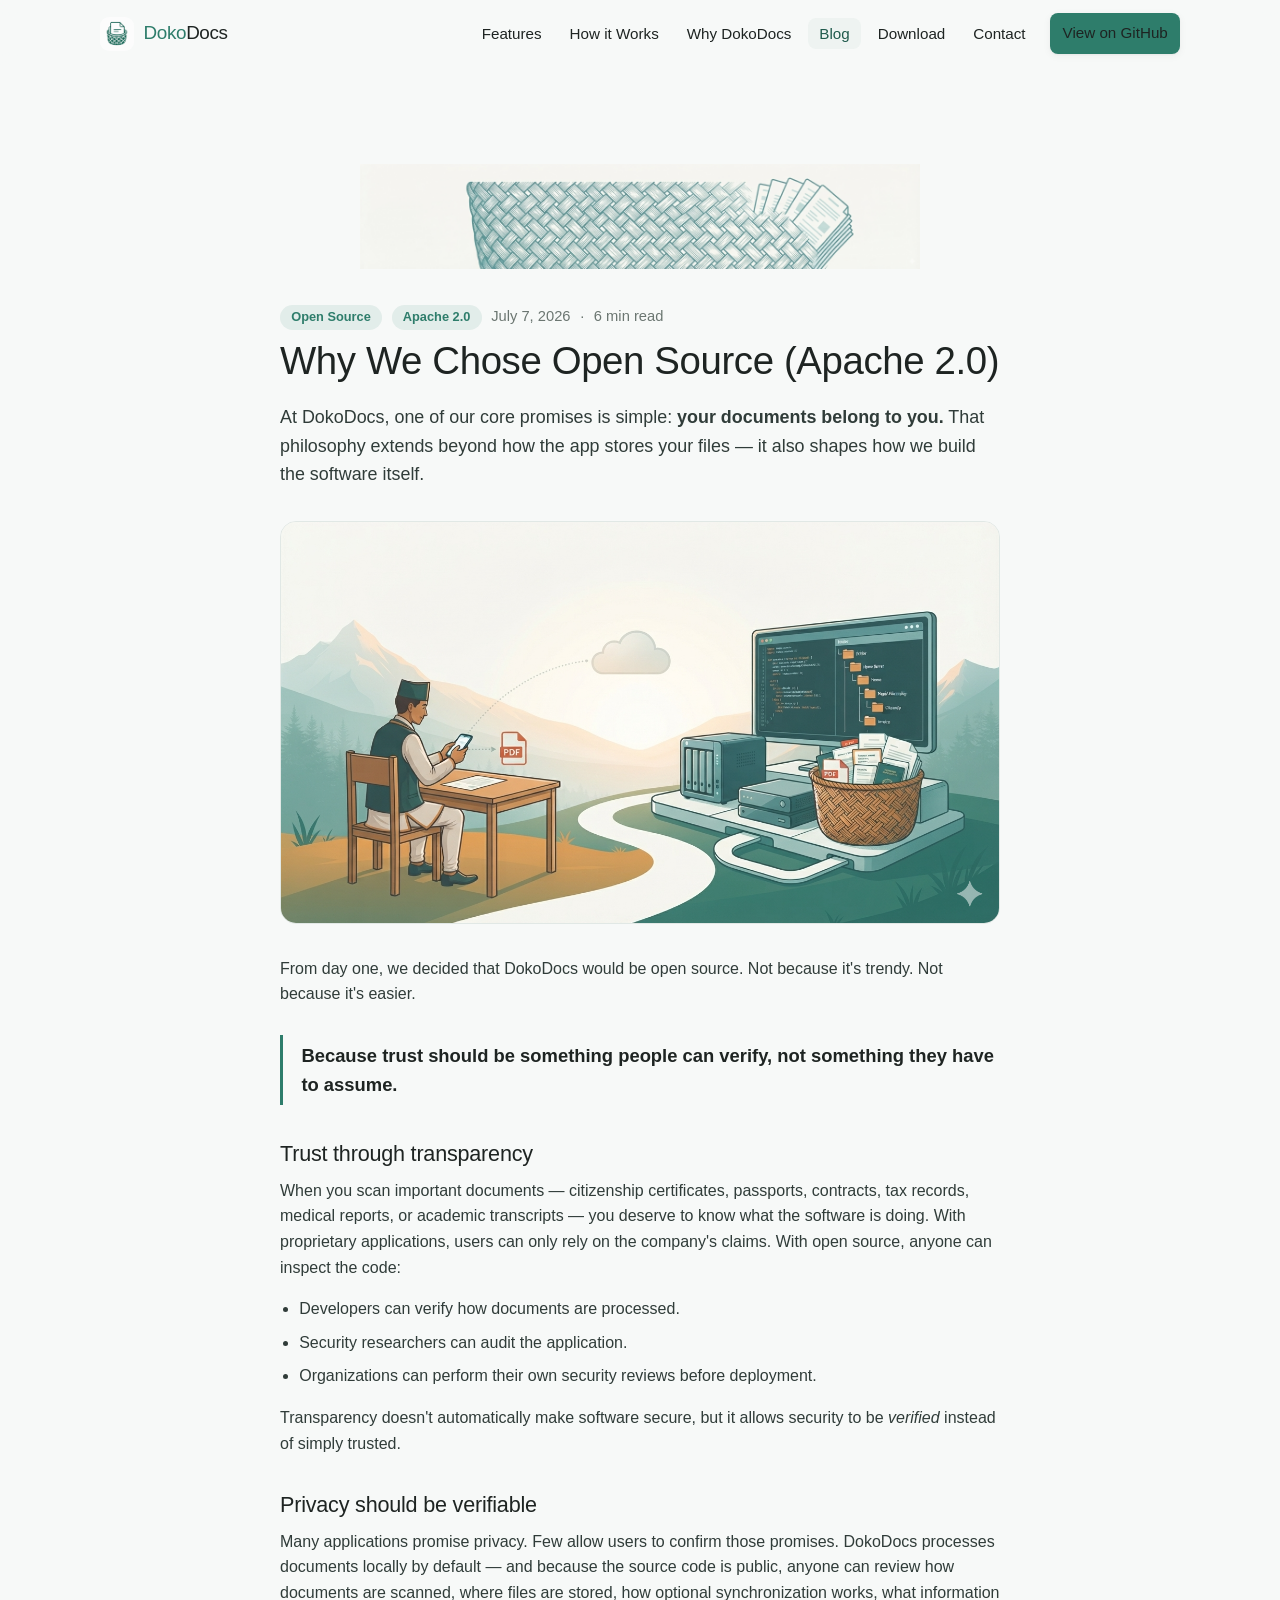
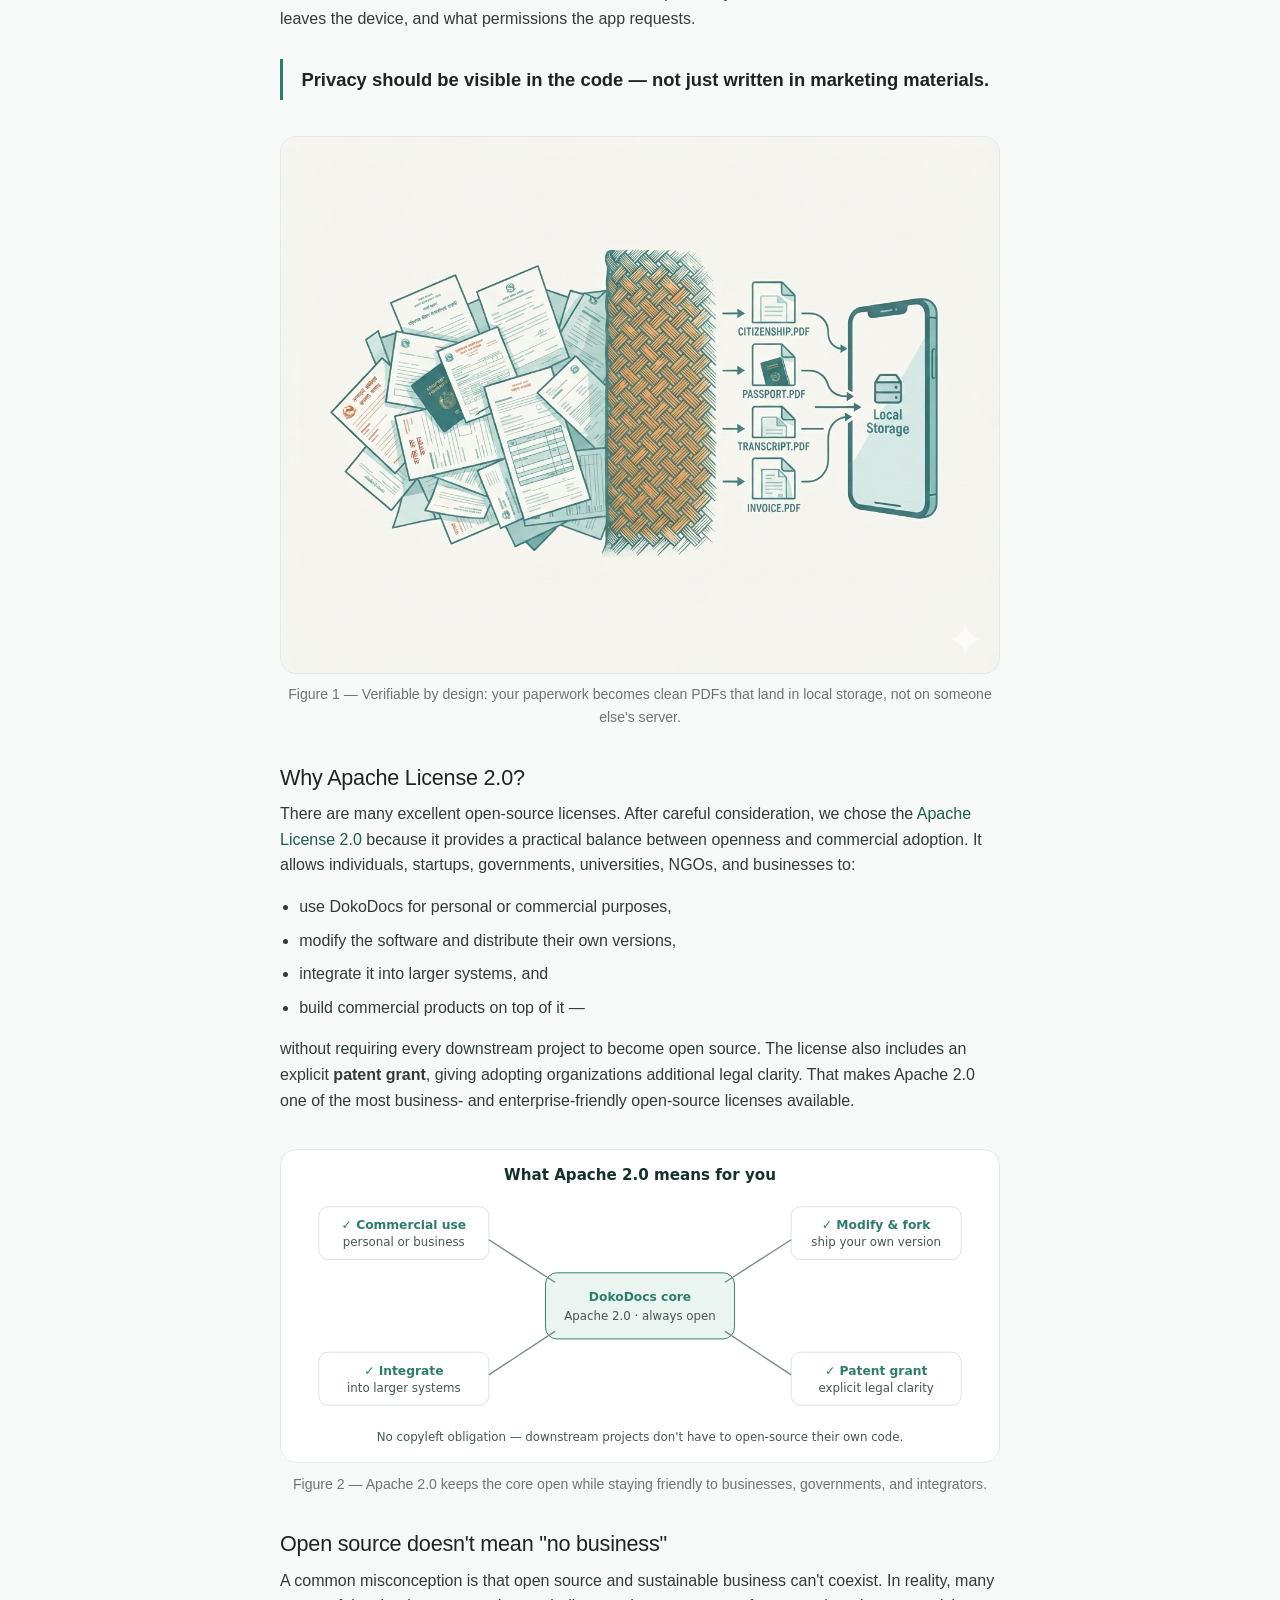
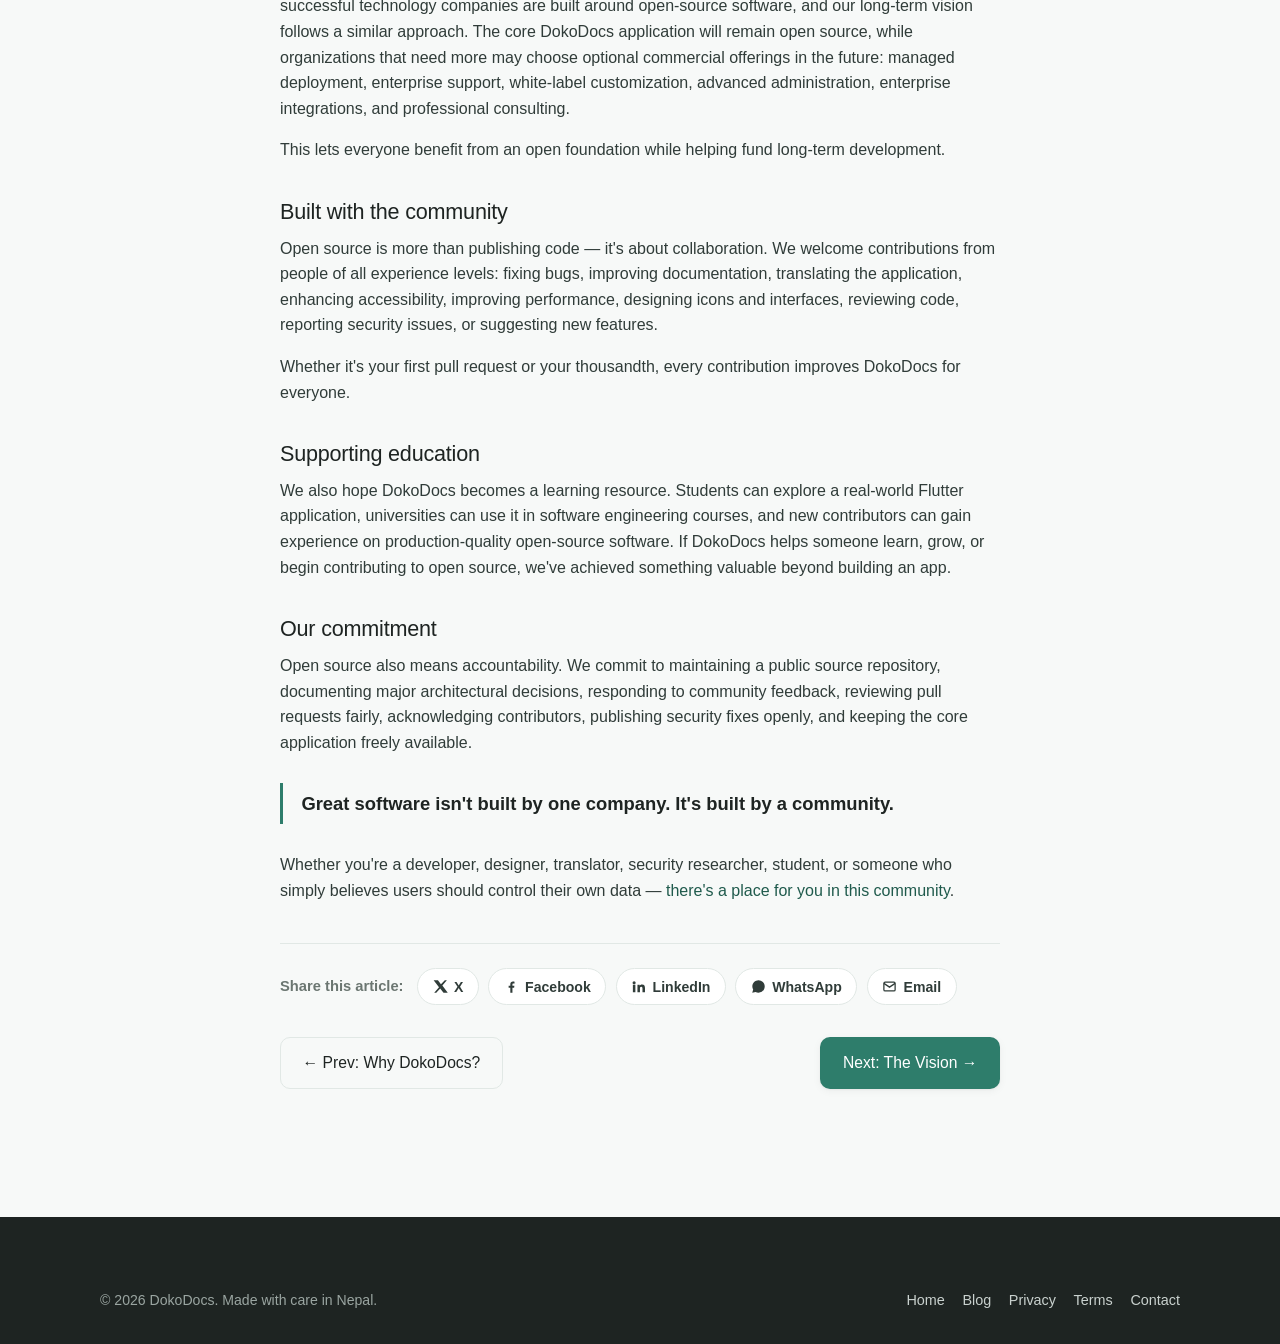
<file: blog/why-open-source-apache-2-0.html>
<!doctype html>
<html lang="en">
<head>
<meta charset="UTF-8">
<meta name="viewport" content="width=device-width, initial-scale=1">
<title>Why We Chose Open Source (Apache 2.0) — DokoDocs Blog</title>
<meta name="description" content="Trust should be verifiable, not assumed. Why DokoDocs publishes every line of code, why the Apache 2.0 license balances openness with commercial adoption, and how open source and business coexist.">
<meta name="keywords" content="Apache 2.0 license, open source document scanner, verifiable privacy, open source business model, Flutter open source app, DokoDocs">
<link rel="canonical" href="https://dokodocs.com/blog/why-open-source-apache-2-0.html">
<meta name="theme-color" content="#2E7D6B">
<link rel="icon" type="image/svg+xml" href="../assets/logo/logo_dokodocs.svg">
<link rel="alternate icon" href="../assets/logo/mark.png">
<link rel="apple-touch-icon" href="../assets/logo/mark.png">

<meta property="og:type" content="article">
<meta property="og:site_name" content="DokoDocs">
<meta property="og:title" content="Why We Chose Open Source (Apache 2.0)">
<meta property="og:description" content="Trust should be something people can verify, not something they have to assume. Why we publish every line of DokoDocs.">
<meta property="og:image" content="https://dokodocs.com/assets/blog/blog2.png">
<meta property="og:url" content="https://dokodocs.com/blog/why-open-source-apache-2-0.html">
<meta property="article:published_time" content="2026-07-07">
<meta property="article:author" content="DokoDocs Team">
<meta property="article:tag" content="Open Source">
<meta property="article:tag" content="Apache 2.0">
<meta name="twitter:card" content="summary_large_image">
<meta name="twitter:title" content="Why We Chose Open Source (Apache 2.0)">
<meta name="twitter:description" content="Trust should be verifiable, not assumed. Why DokoDocs is fully open source under Apache 2.0.">
<meta name="twitter:image" content="https://dokodocs.com/assets/blog/blog2.png">

<link rel="stylesheet" href="../css/styles.css">
<script type="application/ld+json">
{
  "@context": "https://schema.org",
  "@type": "BlogPosting",
  "headline": "Why We Chose Open Source (Apache 2.0)",
  "description": "Why DokoDocs publishes every line of code, and why the Apache 2.0 license balances openness with commercial adoption.",
  "image": "https://dokodocs.com/assets/blog/blog2.png",
  "author": { "@type": "Organization", "name": "DokoDocs Team", "url": "https://dokodocs.com/" },
  "publisher": { "@type": "Organization", "name": "DokoDocs", "logo": { "@type": "ImageObject", "url": "https://dokodocs.com/assets/logo/mark.png" } },
  "datePublished": "2026-07-07",
  "dateModified": "2026-07-07",
  "mainEntityOfPage": "https://dokodocs.com/blog/why-open-source-apache-2-0.html"
}
</script>
<script type="application/ld+json">
{
  "@context": "https://schema.org",
  "@type": "BreadcrumbList",
  "itemListElement": [
    { "@type": "ListItem", "position": 1, "name": "Home", "item": "https://dokodocs.com/" },
    { "@type": "ListItem", "position": 2, "name": "Blog", "item": "https://dokodocs.com/blog.html" },
    { "@type": "ListItem", "position": 3, "name": "Why We Chose Open Source (Apache 2.0)", "item": "https://dokodocs.com/blog/why-open-source-apache-2-0.html" }
  ]
}
</script>
</head>
<body>
<a class="skip-link" href="#main">Skip to content</a>

<header class="site-header" id="site-header">
  <nav class="nav" aria-label="Primary">
    <a class="brand" href="../index.html">
      <img src="../assets/logo/logo_dokodocs.svg" width="34" height="34" alt="" loading="eager">
      <span><span class="brand-doko">Doko</span>Docs</span>
    </a>
    <button class="nav-toggle" id="nav-toggle" aria-label="Toggle menu" aria-expanded="false" aria-controls="nav-links">
      <svg viewBox="0 0 24 24" width="20" height="20" fill="none" stroke="currentColor" stroke-width="2" stroke-linecap="round"><path d="M3 6h18M3 12h18M3 18h18"/></svg>
    </button>
    <ul class="nav-links" id="nav-links">
      <li><a href="../index.html#features">Features</a></li>
      <li><a href="../index.html#how-it-works">How it Works</a></li>
      <li><a href="../index.html#why">Why DokoDocs</a></li>
      <li><a href="../blog.html" class="active">Blog</a></li>
      <li><a href="../index.html#download">Download</a></li>
      <li><a href="../contact.html">Contact</a></li>
      <li class="nav-cta"><a class="btn btn--primary" href="https://github.com/dokodocs">View on GitHub</a></li>
    </ul>
  </nav>
</header>

<main id="main">
  <article class="section post">
    <div class="container doc">
      <div class="post-divider" aria-hidden="true">
        <img src="../assets/blog/blog_divider.png" width="2400" height="448" alt="" loading="eager">
      </div>

      <div class="post-meta">
        <span class="tag">Open Source</span>
        <span class="tag">Apache 2.0</span>
        <time datetime="2026-07-07">July 7, 2026</time>
        <span>·</span>
        <span>6 min read</span>
      </div>
      <h1>Why We Chose Open Source (Apache 2.0)</h1>
      <p class="lead">At DokoDocs, one of our core promises is simple: <strong>your documents belong to you.</strong> That philosophy extends beyond how the app stores your files — it also shapes how we build the software itself.</p>

      <div class="post-hero">
        <img src="../assets/blog/blog2.png" width="1376" height="768" alt="Illustration of a man scanning a document to PDF on his phone, next to a computer showing the open source code and a self-hosted NAS with a doko basket of documents." loading="eager">
      </div>

      <p>From day one, we decided that DokoDocs would be open source. Not because it's trendy. Not because it's easier.</p>
      <blockquote>Because trust should be something people can verify, not something they have to assume.</blockquote>

      <h2>Trust through transparency</h2>
      <p>When you scan important documents — citizenship certificates, passports, contracts, tax records, medical reports, or academic transcripts — you deserve to know what the software is doing. With proprietary applications, users can only rely on the company's claims. With open source, anyone can inspect the code:</p>
      <ul>
        <li>Developers can verify how documents are processed.</li>
        <li>Security researchers can audit the application.</li>
        <li>Organizations can perform their own security reviews before deployment.</li>
      </ul>
      <p>Transparency doesn't automatically make software secure, but it allows security to be <em>verified</em> instead of simply trusted.</p>

      <h2>Privacy should be verifiable</h2>
      <p>Many applications promise privacy. Few allow users to confirm those promises. DokoDocs processes documents locally by default — and because the source code is public, anyone can review how documents are scanned, where files are stored, how optional synchronization works, what information leaves the device, and what permissions the app requests.</p>
      <blockquote>Privacy should be visible in the code — not just written in marketing materials.</blockquote>

      <figure>
        <img src="../assets/blog/blog2_text.png" width="1200" height="896" alt="Illustration of a messy pile of paper documents passing through a woven doko pattern and emerging as named PDFs — citizenship, passport, transcript, invoice — stored locally on a phone." loading="lazy">
        <figcaption>Figure 1 — Verifiable by design: your paperwork becomes clean PDFs that land in local storage, not on someone else's server.</figcaption>
      </figure>

      <h2>Why Apache License 2.0?</h2>
      <p>There are many excellent open-source licenses. After careful consideration, we chose the <a href="https://www.apache.org/licenses/LICENSE-2.0">Apache License 2.0</a> because it provides a practical balance between openness and commercial adoption. It allows individuals, startups, governments, universities, NGOs, and businesses to:</p>
      <ul>
        <li>use DokoDocs for personal or commercial purposes,</li>
        <li>modify the software and distribute their own versions,</li>
        <li>integrate it into larger systems, and</li>
        <li>build commercial products on top of it —</li>
      </ul>
      <p>without requiring every downstream project to become open source. The license also includes an explicit <strong>patent grant</strong>, giving adopting organizations additional legal clarity. That makes Apache 2.0 one of the most business- and enterprise-friendly open-source licenses available.</p>

      <figure>
        <svg viewBox="0 0 760 330" role="img" aria-labelledby="fig2-title" xmlns="http://www.w3.org/2000/svg">
          <title id="fig2-title">What the Apache 2.0 license permits: commercial use, modification, distribution, integration, and patent grant — without copyleft obligations.</title>
          <style>
            .h2s { font: 600 16px system-ui, sans-serif; fill: #14312b; }
            .t2 { font: 400 12.5px system-ui, sans-serif; fill: #45564f; }
            .b2 { font: 600 13px system-ui, sans-serif; fill: #2E7D6B; }
            .cell { fill: #fff; stroke: #d8e2de; rx: 10; }
            .core { fill: #eaf4f0; stroke: #2E7D6B; rx: 12; }
          </style>
          <text x="380" y="32" text-anchor="middle" class="h2s">What Apache 2.0 means for you</text>
          <rect x="280" y="130" width="200" height="70" class="core"/>
          <text x="380" y="160" text-anchor="middle" class="b2">DokoDocs core</text>
          <text x="380" y="180" text-anchor="middle" class="t2">Apache 2.0 · always open</text>

          <rect x="40" y="60" width="180" height="56" class="cell"/>
          <text x="130" y="84" text-anchor="middle" class="b2">✓ Commercial use</text>
          <text x="130" y="102" text-anchor="middle" class="t2">personal or business</text>

          <rect x="540" y="60" width="180" height="56" class="cell"/>
          <text x="630" y="84" text-anchor="middle" class="b2">✓ Modify &amp; fork</text>
          <text x="630" y="102" text-anchor="middle" class="t2">ship your own version</text>

          <rect x="40" y="214" width="180" height="56" class="cell"/>
          <text x="130" y="238" text-anchor="middle" class="b2">✓ Integrate</text>
          <text x="130" y="256" text-anchor="middle" class="t2">into larger systems</text>

          <rect x="540" y="214" width="180" height="56" class="cell"/>
          <text x="630" y="238" text-anchor="middle" class="b2">✓ Patent grant</text>
          <text x="630" y="256" text-anchor="middle" class="t2">explicit legal clarity</text>

          <line x1="220" y1="95" x2="290" y2="140" stroke="#7b8c85" stroke-width="1.5"/>
          <line x1="540" y1="95" x2="470" y2="140" stroke="#7b8c85" stroke-width="1.5"/>
          <line x1="220" y1="238" x2="290" y2="192" stroke="#7b8c85" stroke-width="1.5"/>
          <line x1="540" y1="238" x2="470" y2="192" stroke="#7b8c85" stroke-width="1.5"/>

          <text x="380" y="308" text-anchor="middle" class="t2">No copyleft obligation — downstream projects don't have to open-source their own code.</text>
        </svg>
        <figcaption>Figure 2 — Apache 2.0 keeps the core open while staying friendly to businesses, governments, and integrators.</figcaption>
      </figure>

      <h2>Open source doesn't mean "no business"</h2>
      <p>A common misconception is that open source and sustainable business can't coexist. In reality, many successful technology companies are built around open-source software, and our long-term vision follows a similar approach. The core DokoDocs application will remain open source, while organizations that need more may choose optional commercial offerings in the future: managed deployment, enterprise support, white-label customization, advanced administration, enterprise integrations, and professional consulting.</p>
      <p>This lets everyone benefit from an open foundation while helping fund long-term development.</p>

      <h2>Built with the community</h2>
      <p>Open source is more than publishing code — it's about collaboration. We welcome contributions from people of all experience levels: fixing bugs, improving documentation, translating the application, enhancing accessibility, improving performance, designing icons and interfaces, reviewing code, reporting security issues, or suggesting new features.</p>
      <p>Whether it's your first pull request or your thousandth, every contribution improves DokoDocs for everyone.</p>

      <h2>Supporting education</h2>
      <p>We also hope DokoDocs becomes a learning resource. Students can explore a real-world Flutter application, universities can use it in software engineering courses, and new contributors can gain experience on production-quality open-source software. If DokoDocs helps someone learn, grow, or begin contributing to open source, we've achieved something valuable beyond building an app.</p>

      <h2>Our commitment</h2>
      <p>Open source also means accountability. We commit to maintaining a public source repository, documenting major architectural decisions, responding to community feedback, reviewing pull requests fairly, acknowledging contributors, publishing security fixes openly, and keeping the core application freely available.</p>
      <blockquote>Great software isn't built by one company. It's built by a community.</blockquote>
      <p>Whether you're a developer, designer, translator, security researcher, student, or someone who simply believes users should control their own data — <a href="https://github.com/dokodocs">there's a place for you in this community</a>.</p>

      <div class="share-row">
        <span class="share-label">Share this article:</span>
        <a class="share-btn" href="https://twitter.com/intent/tweet?text=Why%20DokoDocs%20chose%20open%20source%20(Apache%202.0)&amp;url=https%3A%2F%2Fdokodocs.com%2Fblog%2Fwhy-open-source-apache-2-0.html&amp;via=dokodocs_app" target="_blank" rel="noopener"><svg viewBox="0 0 24 24" fill="currentColor"><path d="M18.9 2h3.3l-7.2 8.2L23.6 22h-6.8l-5.3-6.9L5.2 22H1.9l7.7-8.8L1 2h6.9l4.8 6.3L18.9 2Z"/></svg>X</a>
        <a class="share-btn" href="https://www.facebook.com/sharer/sharer.php?u=https%3A%2F%2Fdokodocs.com%2Fblog%2Fwhy-open-source-apache-2-0.html" target="_blank" rel="noopener"><svg viewBox="0 0 24 24" fill="currentColor"><path d="M13.5 22v-8.1h2.7l.4-3.2h-3.1V8.7c0-.9.3-1.6 1.6-1.6h1.7V4.2c-.3 0-1.3-.1-2.5-.1-2.5 0-4.2 1.5-4.2 4.3v2.4H7.4v3.2h2.7V22h3.4Z"/></svg>Facebook</a>
        <a class="share-btn" href="https://www.linkedin.com/sharing/share-offsite/?url=https%3A%2F%2Fdokodocs.com%2Fblog%2Fwhy-open-source-apache-2-0.html" target="_blank" rel="noopener"><svg viewBox="0 0 24 24" fill="currentColor"><path d="M4.98 3.5a2.5 2.5 0 1 1 0 5 2.5 2.5 0 0 1 0-5ZM3 9h4v12H3V9Zm7 0h3.8v1.7h.05c.53-.98 1.83-2 3.76-2 4.02 0 4.76 2.5 4.76 5.76V21h-4v-5.6c0-1.34-.02-3.07-1.88-3.07-1.88 0-2.17 1.46-2.17 2.97V21h-4V9Z"/></svg>LinkedIn</a>
        <a class="share-btn" href="https://wa.me/?text=Why%20DokoDocs%20chose%20Apache%202.0%3A%20https%3A%2F%2Fdokodocs.com%2Fblog%2Fwhy-open-source-apache-2-0.html" target="_blank" rel="noopener"><svg viewBox="0 0 24 24" fill="currentColor"><path d="M12.04 2C6.58 2 2.13 6.45 2.13 11.91c0 1.75.46 3.45 1.32 4.95L2 22l5.25-1.38a9.87 9.87 0 0 0 4.79 1.22h.01c5.46 0 9.9-4.45 9.9-9.91 0-2.65-1.03-5.14-2.9-7.01A9.82 9.82 0 0 0 12.04 2Z"/></svg>WhatsApp</a>
        <a class="share-btn" href="mailto:?subject=Why%20DokoDocs%20chose%20Apache%202.0&amp;body=Worth%20a%20read%3A%20https%3A%2F%2Fdokodocs.com%2Fblog%2Fwhy-open-source-apache-2-0.html"><svg viewBox="0 0 24 24" fill="none" stroke="currentColor" stroke-width="2"><rect x="3" y="5" width="18" height="14" rx="2"/><path d="m3 7 9 6 9-6"/></svg>Email</a>
      </div>

      <div class="post-nav">
        <a class="btn btn--ghost" href="why-dokodocs.html">&larr; Prev: Why DokoDocs?</a>
        <a class="btn btn--primary" href="the-vision-of-dokodocs.html">Next: The Vision &rarr;</a>
      </div>
    </div>
  </article>
</main>

<footer class="site-footer">
  <div class="container">
    <div class="footer-bottom">
      <span>&copy; <span id="year">2026</span> DokoDocs. Made with care in Nepal.</span>
      <nav class="footer-mini-links" aria-label="Footer">
        <a href="../index.html">Home</a>
        <a href="../blog.html">Blog</a>
        <a href="../privacy.html">Privacy</a>
        <a href="../terms.html">Terms</a>
        <a href="../contact.html">Contact</a>
      </nav>
    </div>
  </div>
</footer>

<script src="../js/main.js"></script>
</body>
</html>
</file>
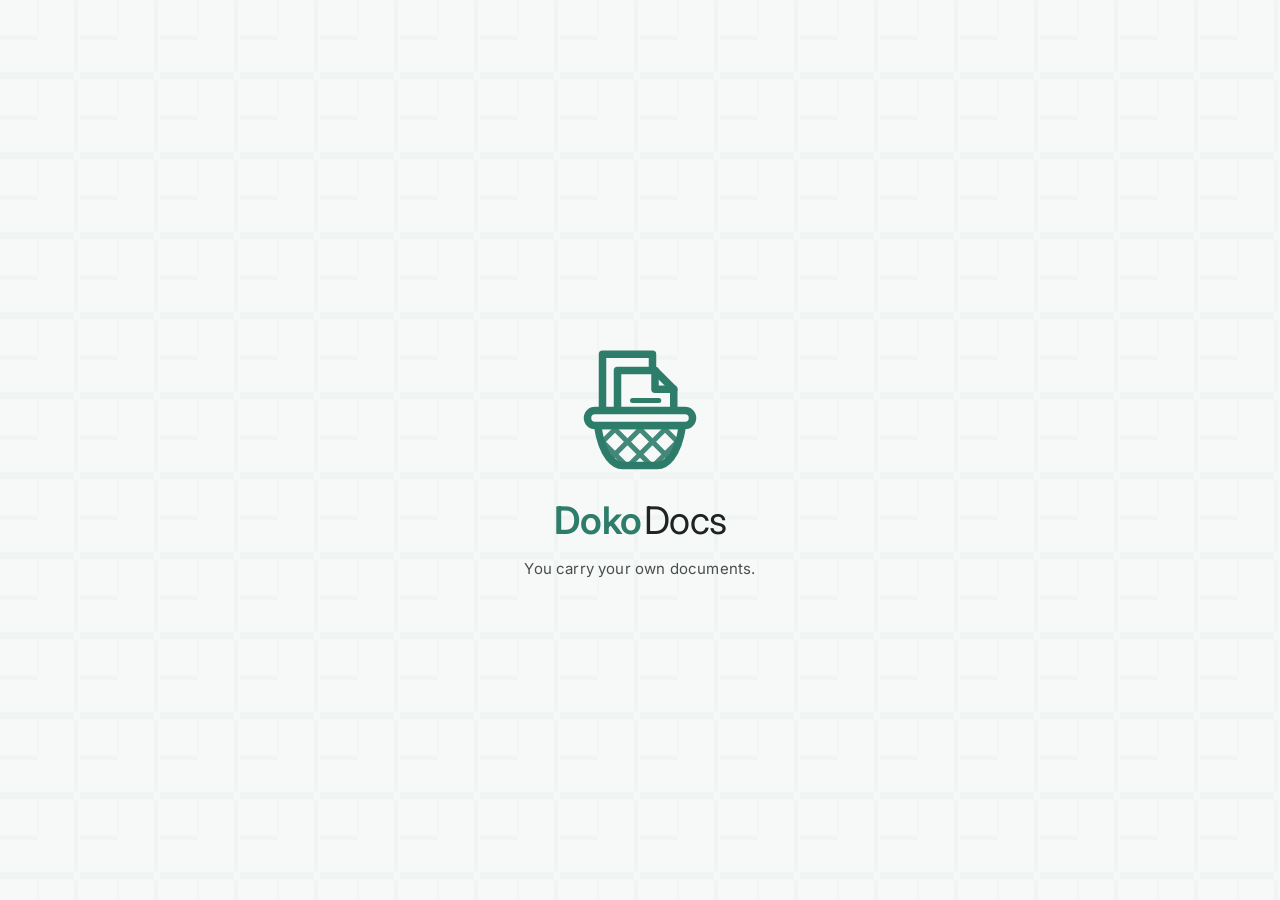
<file: docs/assets/splash/splash_mockup.html>
<!DOCTYPE html>
<html lang="en">
<head>
    <meta charset="UTF-8">
    <meta name="viewport" content="width=device-width, initial-scale=1.0">
    <title>DokoDocs Splash Screen</title>
    <!-- We are not loading Tailwind here to strictly control the exact brand colors and typography per guidelines -->
    <style>
        :root {
            --color-primary: #2E7D6B;
            --color-accent: #D98F3D;
            --color-ink: #1E2422;
            --color-background: #F7F9F8;
            --font-family: 'Inter', -apple-system, BlinkMacSystemFont, "Segoe UI", Roboto, Helvetica, Arial, sans-serif;
        }

        * {
            margin: 0;
            padding: 0;
            box-sizing: border-box;
        }

        body, html {
            height: 100%;
            width: 100%;
            background-color: var(--color-background);
            font-family: var(--font-family);
            overflow: hidden; /* Prevent scrolling on splash */
            display: flex;
            justify-content: center;
            align-items: center;
        }

        .splash-container {
            position: relative;
            width: 100%;
            height: 100%;
            display: flex;
            flex-direction: column;
            justify-content: center;
            align-items: center;
            background-image: url("data:image/svg+xml,%3Csvg width='60' height='60' viewBox='0 0 60 60' xmlns='http://www.w3.org/2000/svg'%3E%3Cpath d='M54.627 0l.83.83v58.34h-58.34l-.83-.83L0 54.628l.83-.83H58.34v-58.34l.83-.83zM27.314 0l.83.83v29.17h-29.17l-.83-.83L0 27.314l.83-.83H29.17v-29.17l.83-.83z' fill='%232E7D6B' fill-opacity='0.03' fill-rule='evenodd'/%3E%3C/svg%3E");
            background-size: 80px 80px;
        }

        .logo-mark {
            width: 150px;
            height: 150px;
            margin-bottom: 24px;
            position: relative;
        }

        .basket-group {
            transform-origin: center 90px;
            animation: basketPop 0.6s cubic-bezier(0.16, 1, 0.3, 1) 0.1s forwards;
            opacity: 0;
            transform: scale(0.8);
        }

        .doc-back {
            animation: docDrop 0.8s cubic-bezier(0.34, 1.56, 0.64, 1) 0.5s forwards;
        }

        .doc-front {
            animation: docDrop 0.8s cubic-bezier(0.34, 1.56, 0.64, 1) 0.7s forwards;
        }

        .wordmark {
            display: flex;
            align-items: baseline;
            gap: 2px;
            color: var(--color-primary);
            font-size: 38px;
            font-weight: 600;
            letter-spacing: -0.5px;
            animation: fadeInUp 0.8s cubic-bezier(0.16, 1, 0.3, 1) 1.1s forwards;
            opacity: 0;
            transform: translateY(10px);
        }

        .wordmark span.docs {
            font-weight: 400;
            color: var(--color-ink);
        }

        .tagline {
            margin-top: 16px;
            color: var(--color-ink);
            font-size: 15px;
            font-weight: 400;
            opacity: 0.8;
            letter-spacing: 0.2px;
            display: flex;
            gap: 4px;
        }

        .tagline-word {
            display: inline-block;
            opacity: 0;
            transform: translateY(10px);
        }

        /* Staggered animation delays for tagline words */
        .w1 { animation: fadeInUp 0.5s cubic-bezier(0.16, 1, 0.3, 1) 1.3s forwards; }
        .w2 { animation: fadeInUp 0.5s cubic-bezier(0.16, 1, 0.3, 1) 1.4s forwards; }
        .w3 { animation: fadeInUp 0.5s cubic-bezier(0.16, 1, 0.3, 1) 1.5s forwards; }
        .w4 { animation: fadeInUp 0.5s cubic-bezier(0.16, 1, 0.3, 1) 1.6s forwards; }
        .w5 { animation: fadeInUp 0.5s cubic-bezier(0.16, 1, 0.3, 1) 1.7s forwards; }

        @keyframes basketPop {
            0% { opacity: 0; transform: scale(0.9) translateY(10px); }
            100% { opacity: 1; transform: scale(1) translateY(0); }
        }

        @keyframes docDrop {
            0% { transform: translateY(-70px); opacity: 0; }
            40% { opacity: 1; }
            100% { transform: translateY(0); opacity: 1; }
        }

        @keyframes fadeInUp {
            to {
                opacity: 1;
                transform: translateY(0);
            }
        }

        @media (max-width: 480px) {
            .logo-mark { width: 130px; height: 130px; }
            .wordmark { font-size: 34px; }
            .tagline { font-size: 14px; }
        }
    </style>
    <!-- Load Inter font for clean typography -->
    <link href="https://fonts.googleapis.com/css2?family=Inter:wght@400;600&display=swap" rel="stylesheet">
</head>
<body>

    <div class="splash-container">
        
        <div class="logo-mark">
            <svg xmlns="http://www.w3.org/2000/svg" viewBox="0 0 120 120" width="100%" height="100%">
                
                <!-- Docs Group (Animated to drop in) -->
                <g id="docs">
                    <!-- Back Doc (White with Teal Outline) -->
                    <g class="doc-back" transform="translate(0, -80)" opacity="0">
                        <path d="M 30 25 H 70 V 80 H 30 Z" fill="var(--color-background)" stroke="var(--color-primary)" stroke-width="6" stroke-linejoin="round"/>
                        <line x1="42" y1="40" x2="58" y2="40" stroke="var(--color-primary)" stroke-width="4" stroke-linecap="round"/>
                        <line x1="42" y1="52" x2="58" y2="52" stroke="var(--color-primary)" stroke-width="4" stroke-linecap="round"/>
                    </g>

                    <!-- Front Doc (White with Teal Outline, Folded Corner) -->
                    <g class="doc-front" transform="translate(0, -80)" opacity="0">
                        <path d="M 42 38 H 72 L 87 53 V 90 H 42 Z" fill="var(--color-background)" stroke="var(--color-primary)" stroke-width="6" stroke-linejoin="round"/>
                        <path d="M 72 38 V 53 H 87" fill="none" stroke="var(--color-primary)" stroke-width="6" stroke-linejoin="round" stroke-linecap="round"/>
                        <line x1="54" y1="62" x2="75" y2="62" stroke="var(--color-primary)" stroke-width="4" stroke-linecap="round"/>
                        <line x1="54" y1="74" x2="66" y2="74" stroke="var(--color-primary)" stroke-width="4" stroke-linecap="round"/>
                    </g>
                </g>

                <!-- Basket (Foreground to hide bottoms of docs) -->
                <g id="basket" class="basket-group">
                    <!-- Clip path for the weave to keep it strictly inside the basket body -->
                    <defs>
                        <path id="basket-body" d="M 26 82 C 30 108, 40 114, 46 114 H 74 C 80 114, 90 108, 94 82 Z" />
                        <clipPath id="basket-clip">
                            <use href="#basket-body" />
                        </clipPath>
                    </defs>

                    <!-- Basket Background Fill -->
                    <use href="#basket-body" fill="var(--color-background)" stroke="var(--color-primary)" stroke-width="6" stroke-linejoin="round"/>

                    <!-- Weave Pattern -->
                    <g clip-path="url(#basket-clip)" stroke="var(--color-primary)" stroke-width="4" stroke-linecap="round" opacity="0.9">
                        <!-- Diagonal Lines Right -->
                        <line x1="10" y1="75" x2="60" y2="125" />
                        <line x1="30" y1="75" x2="80" y2="125" />
                        <line x1="50" y1="75" x2="100" y2="125" />
                        <line x1="70" y1="75" x2="120" y2="125" />
                        <line x1="90" y1="75" x2="140" y2="125" />
                        <!-- Diagonal Lines Left -->
                        <line x1="110" y1="75" x2="60" y2="125" />
                        <line x1="90" y1="75" x2="40" y2="125" />
                        <line x1="70" y1="75" x2="20" y2="125" />
                        <line x1="50" y1="75" x2="0" y2="125" />
                        <line x1="30" y1="75" x2="-20" y2="125" />
                    </g>

                    <!-- Basket Top Rim -->
                    <rect x="18" y="70" width="84" height="12" rx="6" fill="var(--color-background)" stroke="var(--color-primary)" stroke-width="6" stroke-linejoin="round"/>
                </g>
            </svg>
        </div>

        <div class="wordmark">
            Doko<span class="docs">Docs</span>
        </div>

        <div class="tagline">
            <span class="tagline-word w1">You</span>
            <span class="tagline-word w2">carry</span>
            <span class="tagline-word w3">your</span>
            <span class="tagline-word w4">own</span>
            <span class="tagline-word w5">documents.</span>
        </div>

    </div>

</body>
</html>
</file>
<file: css/styles.css>
/* ============================================================
   DokoDocs — Brand stylesheet
   Palette & type per docs/BRAND.md (single source of truth).
   Teal #2E7D6B + Bamboo #D98F3D + neutrals. Low-weight, calm.
   ============================================================ */

:root {
  /* Brand colors (BRAND.md §2) */
  --teal: #2E7D6B;
  --teal-dark: #1F5A4C;
  --teal-light: #4E9E8A;
  --bamboo: #D98F3D;
  --ink: #1E2422;
  --muted: #6B7671;
  --surface: #F7F9F8;
  --surface-2: #EEF3F1;
  --white: #FFFFFF;
  --success: #3E8E5A;
  --error: #C1533F;
  --border: #E1E8E5;

  /* Typography — system default, low weight (BRAND.md §3) */
  --font-sans: "Inter", -apple-system, BlinkMacSystemFont, "Segoe UI", Roboto,
    "Noto Sans Devanagari", Helvetica, Arial, sans-serif;
  --font-mono: "JetBrains Mono", ui-monospace, SFMono-Regular, Menlo, Consolas,
    monospace;

  /* Spacing / layout */
  --maxw: 1120px;
  --radius: 16px;
  --radius-sm: 10px;
  --shadow: 0 1px 2px rgba(30, 36, 34, 0.04), 0 8px 28px rgba(30, 36, 34, 0.06);
  --shadow-sm: 0 1px 2px rgba(30, 36, 34, 0.05), 0 2px 8px rgba(30, 36, 34, 0.05);
  --header-h: 68px;
}

/* ---------- Reset-ish ---------- */
*,
*::before,
*::after {
  box-sizing: border-box;
}
html {
  scroll-behavior: smooth;
  scroll-padding-top: calc(var(--header-h) + 12px);
  -webkit-text-size-adjust: 100%;
}
@media (prefers-reduced-motion: reduce) {
  html {
    scroll-behavior: auto;
  }
}
body {
  margin: 0;
  font-family: var(--font-sans);
  font-weight: 400;
  color: var(--ink);
  background: var(--surface);
  line-height: 1.6;
  -webkit-font-smoothing: antialiased;
  text-rendering: optimizeLegibility;
  overflow-x: hidden; /* guard against any accidental horizontal scroll */
}
/* Never let a long word/URL push the layout wider than the screen */
h1,
h2,
h3,
p,
li,
a,
span {
  overflow-wrap: break-word;
}
img,
svg {
  max-width: 100%;
  display: block;
}
a {
  color: var(--teal-dark);
  text-decoration: none;
}
a:hover {
  text-decoration: underline;
}
h1,
h2,
h3,
h4 {
  font-weight: 500; /* nothing above w500 — BRAND.md §3 */
  line-height: 1.2;
  letter-spacing: -0.01em;
  color: var(--ink);
  margin: 0 0 0.5em;
}
h1 {
  font-size: clamp(2rem, 5.2vw, 3.15rem);
}
h2 {
  font-size: clamp(1.6rem, 3.6vw, 2.3rem);
}
h3 {
  font-size: 1.2rem;
}
p {
  margin: 0 0 1rem;
}

/* ---------- Layout helpers ---------- */
.container {
  width: 100%;
  max-width: var(--maxw);
  margin-inline: auto;
  padding-inline: 1.25rem;
}
.section {
  padding-block: clamp(3.5rem, 8vw, 6rem);
}
.section--tint {
  background: var(--white);
}
.eyebrow {
  display: inline-block;
  font-size: 0.8rem;
  font-weight: 500;
  letter-spacing: 0.08em;
  text-transform: uppercase;
  color: var(--teal);
  margin-bottom: 0.75rem;
}
.section-head {
  max-width: 640px;
  margin-bottom: 2.75rem;
}
.section-head.center {
  margin-inline: auto;
  text-align: center;
}
.lead {
  font-size: 1.12rem;
  color: var(--muted);
}
.text-mono {
  font-family: var(--font-mono);
}

.sr-only {
  position: absolute;
  width: 1px;
  height: 1px;
  padding: 0;
  margin: -1px;
  overflow: hidden;
  clip: rect(0, 0, 0, 0);
  white-space: nowrap;
  border: 0;
}

/* Skip link */
.skip-link {
  position: absolute;
  left: -999px;
  top: 0;
  background: var(--teal);
  color: #fff;
  padding: 0.6rem 1rem;
  border-radius: 0 0 8px 0;
  z-index: 1000;
}
.skip-link:focus {
  left: 0;
}

/* Focus visibility */
:focus-visible {
  outline: 3px solid var(--teal-light);
  outline-offset: 2px;
  border-radius: 4px;
}

/* ---------- Buttons ---------- */
.btn {
  display: inline-flex;
  align-items: center;
  justify-content: center;
  gap: 0.5rem;
  font: inherit;
  font-weight: 500;
  font-size: 0.98rem;
  padding: 0.75rem 1.35rem;
  border-radius: var(--radius-sm);
  border: 1.5px solid transparent;
  cursor: pointer;
  transition: transform 0.15s ease, background 0.15s ease, box-shadow 0.15s ease,
    border-color 0.15s ease;
  text-decoration: none;
  white-space: nowrap;
}
.btn:hover {
  text-decoration: none;
  transform: translateY(-1px);
}
.btn:active {
  transform: translateY(0);
}
.btn--primary {
  background: var(--teal);
  color: #fff;
  box-shadow: var(--shadow-sm);
}
.btn--primary:hover {
  background: var(--teal-dark);
}
.btn--ghost {
  background: transparent;
  color: var(--ink);
  border-color: var(--border);
}
.btn--ghost:hover {
  border-color: var(--teal-light);
  background: var(--white);
}
.btn--on-teal {
  background: #fff;
  color: var(--teal-dark);
}
.btn--on-teal:hover {
  background: var(--surface);
}
.btn svg {
  width: 18px;
  height: 18px;
}

/* ---------- Header / nav ---------- */
.site-header {
  position: sticky;
  top: 0;
  z-index: 100;
  height: var(--header-h);
  display: flex;
  align-items: center;
  background: rgba(247, 249, 248, 0.82);
  backdrop-filter: saturate(160%) blur(10px);
  border-bottom: 1px solid transparent;
  transition: border-color 0.2s ease, box-shadow 0.2s ease;
}
.site-header.scrolled {
  border-bottom-color: var(--border);
  box-shadow: 0 1px 0 rgba(30, 36, 34, 0.03);
}
.nav {
  display: flex;
  align-items: center;
  gap: 1rem;
  width: 100%;
  max-width: var(--maxw);
  margin-inline: auto;
  padding-inline: 1.25rem;
}
.brand {
  display: inline-flex;
  align-items: center;
  gap: 0.6rem;
  font-weight: 500;
  font-size: 1.18rem;
  color: var(--ink);
  letter-spacing: -0.02em;
}
.brand:hover {
  text-decoration: none;
}
.brand img {
  width: 34px;
  height: 34px;
  border-radius: 9px;
}
.brand .brand-doko {
  color: var(--teal);
}
.nav-links {
  display: flex;
  align-items: center;
  gap: 0.35rem;
  margin-left: auto;
  list-style: none;
  padding: 0;
  margin-block: 0;
}
.nav-links a {
  color: var(--ink);
  padding: 0.45rem 0.7rem;
  border-radius: 8px;
  font-size: 0.95rem;
  transition: background 0.15s ease, color 0.15s ease;
}
.nav-links a:not(.btn):hover {
  text-decoration: none;
  background: var(--surface-2);
  color: var(--teal-dark);
}
.nav-links a.active:not(.btn) {
  color: var(--teal-dark);
  background: var(--surface-2);
}
.nav-cta {
  margin-left: 0.5rem;
}
.nav-toggle {
  display: none;
  margin-left: auto;
  background: transparent;
  border: 1.5px solid var(--border);
  border-radius: 9px;
  width: 42px;
  height: 42px;
  cursor: pointer;
  color: var(--ink);
  align-items: center;
  justify-content: center;
}

/* ---------- Hero ---------- */
.hero {
  position: relative;
  overflow: hidden;
  padding-block: clamp(2.5rem, 6vw, 4.5rem) clamp(3rem, 7vw, 5rem);
  background: linear-gradient(180deg, var(--surface) 0%, #eef4f2 100%);
}
.hero::before {
  content: "";
  position: absolute;
  inset: 0;
  background-image: url("data:image/svg+xml,%3Csvg xmlns='http://www.w3.org/2000/svg' width='40' height='40' viewBox='0 0 40 40'%3E%3Cg fill='none' stroke='%232E7D6B' stroke-width='2' opacity='0.06'%3E%3Cpath d='M-4 24 24 -4M-4 44 44 -4M16 44 44 16'/%3E%3C/g%3E%3C/svg%3E");
  pointer-events: none;
}
.hero .container {
  position: relative;
}
.hero-grid {
  display: grid;
  grid-template-columns: 1.05fr 0.95fr;
  gap: clamp(2rem, 5vw, 4rem);
  align-items: center;
}
.hero h1 {
  margin-bottom: 0.65rem;
}
.hero .tagline-ne {
  font-size: 1.05rem;
  color: var(--teal-dark);
  margin-bottom: 1rem;
}
.hero-sub {
  font-size: 1.15rem;
  color: var(--muted);
  max-width: 34ch;
  margin-bottom: 1.75rem;
}
.hero-actions {
  display: flex;
  flex-wrap: wrap;
  gap: 0.75rem;
  margin-bottom: 1.5rem;
}
.hero-badges {
  display: flex;
  align-items: center;
  gap: 1.25rem;
  flex-wrap: wrap;
  color: var(--muted);
  font-size: 0.9rem;
}
.hero-badges span {
  display: inline-flex;
  align-items: center;
  gap: 0.4rem;
}
.hero-badges svg {
  width: 17px;
  height: 17px;
  color: var(--teal);
}
.hero-visual {
  position: relative;
}
.hero-visual img {
  width: 100%;
  height: auto;
  border-radius: var(--radius);
}

/* ---------- Feature cards ---------- */
.grid {
  display: grid;
  gap: 1.25rem;
}
.grid-4 {
  grid-template-columns: repeat(4, 1fr);
}
.grid-3 {
  grid-template-columns: repeat(3, 1fr);
}
.grid-2 {
  grid-template-columns: repeat(2, 1fr);
}
.card {
  background: var(--white);
  border: 1px solid var(--border);
  border-radius: var(--radius);
  padding: 1.6rem 1.5rem;
  transition: transform 0.2s ease, box-shadow 0.2s ease, border-color 0.2s ease;
}
.card:hover {
  transform: translateY(-3px);
  box-shadow: var(--shadow);
  border-color: #d3ded9;
}
.card .icon {
  width: 46px;
  height: 46px;
  border-radius: 12px;
  display: grid;
  place-items: center;
  background: rgba(46, 125, 107, 0.1);
  color: var(--teal);
  margin-bottom: 1rem;
}
.card .icon svg {
  width: 24px;
  height: 24px;
}
.card h3 {
  margin-bottom: 0.35rem;
}
.card p {
  color: var(--muted);
  font-size: 0.96rem;
  margin: 0;
}

/* ---------- How it works ---------- */
.steps {
  display: grid;
  grid-template-columns: repeat(4, 1fr);
  gap: 1.25rem;
  counter-reset: step;
}
.step {
  position: relative;
  padding: 1.5rem 1.25rem;
  background: var(--white);
  border: 1px solid var(--border);
  border-radius: var(--radius);
}
.step .num {
  counter-increment: step;
  width: 34px;
  height: 34px;
  border-radius: 50%;
  background: var(--teal);
  color: #fff;
  display: grid;
  place-items: center;
  font-weight: 500;
  font-size: 0.95rem;
  margin-bottom: 0.85rem;
}
.step .num::before {
  content: counter(step);
}
.step h3 {
  font-size: 1.05rem;
  margin-bottom: 0.3rem;
}
.step p {
  color: var(--muted);
  font-size: 0.92rem;
  margin: 0;
}

/* ---------- Showcase (illustrations alternating) ---------- */
.showcase {
  display: grid;
  grid-template-columns: 1fr 1fr;
  gap: clamp(2rem, 5vw, 4rem);
  align-items: center;
  margin-bottom: clamp(2.5rem, 5vw, 4rem);
}
.showcase:last-child {
  margin-bottom: 0;
}
.showcase.reverse .showcase-media {
  order: 2;
}
.showcase-media {
  background: linear-gradient(160deg, #ffffff, #eef4f2);
  border: 1px solid var(--border);
  border-radius: var(--radius);
  padding: 1.5rem;
  display: grid;
  place-items: center;
}
.showcase-media img {
  width: 100%;
  height: auto;
  max-height: 380px;
  object-fit: contain;
}
.showcase h3 {
  font-size: clamp(1.3rem, 2.6vw, 1.7rem);
}
.showcase ul {
  list-style: none;
  padding: 0;
  margin: 1rem 0 0;
  display: grid;
  gap: 0.6rem;
}
.showcase li {
  position: relative;
  padding-left: 1.7rem;
  color: var(--ink);
}
.showcase li::before {
  content: "";
  position: absolute;
  left: 0;
  top: 0.35em;
  width: 18px;
  height: 18px;
  background: no-repeat center/contain
    url("data:image/svg+xml,%3Csvg xmlns='http://www.w3.org/2000/svg' viewBox='0 0 24 24' fill='none' stroke='%232E7D6B' stroke-width='2.4' stroke-linecap='round' stroke-linejoin='round'%3E%3Cpath d='M20 6 9 17l-5-5'/%3E%3C/svg%3E");
}

/* ---------- Why / privacy band ---------- */
.band {
  background: var(--teal);
  color: #fff;
  border-radius: clamp(18px, 3vw, 28px);
  padding: clamp(2.5rem, 6vw, 4rem);
  position: relative;
  overflow: hidden;
}
.band::after {
  content: "";
  position: absolute;
  inset: 0;
  background-image: url("data:image/svg+xml,%3Csvg xmlns='http://www.w3.org/2000/svg' width='40' height='40' viewBox='0 0 40 40'%3E%3Cg fill='none' stroke='%23ffffff' stroke-width='2' opacity='0.08'%3E%3Cpath d='M-4 24 24 -4M-4 44 44 -4M16 44 44 16'/%3E%3C/g%3E%3C/svg%3E");
  pointer-events: none;
}
.band > * {
  position: relative;
}
.band h2 {
  color: #fff;
  max-width: 20ch;
}
.band p {
  color: rgba(255, 255, 255, 0.9);
  max-width: 62ch;
  font-size: 1.08rem;
}
.band .btn--ghost {
  color: #fff;
  border-color: rgba(255, 255, 255, 0.5);
}
.band .btn--ghost:hover {
  background: rgba(255, 255, 255, 0.1);
  border-color: #fff;
}

/* ---------- Download section ---------- */
.download {
  text-align: center;
}
.store-badges {
  display: flex;
  flex-wrap: wrap;
  gap: 1rem;
  justify-content: center;
  margin-top: 1.75rem;
}
.store-badge {
  display: inline-flex;
  position: relative;
  border-radius: 9px;
  transition: transform 0.15s ease, box-shadow 0.15s ease;
}
.store-badge img {
  height: 54px;
  width: auto;
}
a.store-badge:hover {
  transform: translateY(-2px);
  box-shadow: var(--shadow);
  text-decoration: none;
}
.store-badge.disabled {
  cursor: default;
}
.store-badge .pill {
  position: absolute;
  top: -10px;
  right: -8px;
  background: var(--bamboo);
  color: #fff;
  font-size: 0.66rem;
  font-weight: 500;
  letter-spacing: 0.03em;
  padding: 0.15rem 0.5rem;
  border-radius: 20px;
  text-transform: uppercase;
}
.download-note {
  margin-top: 1.5rem;
  color: var(--muted);
  font-size: 0.92rem;
}
.notify {
  margin: 1.75rem auto 0;
  max-width: 460px;
  display: flex;
  gap: 0.6rem;
}
.notify input {
  flex: 1;
  font: inherit;
  padding: 0.7rem 0.95rem;
  border: 1.5px solid var(--border);
  border-radius: var(--radius-sm);
  background: var(--white);
  color: var(--ink);
}
.notify input:focus-visible {
  outline: 3px solid var(--teal-light);
  border-color: var(--teal);
}

/* ---------- Open source strip ---------- */
.os-strip {
  display: grid;
  grid-template-columns: repeat(3, 1fr);
  gap: 1.25rem;
  text-align: center;
}
.os-stat {
  padding: 1.5rem 1rem;
}
.os-stat .k {
  font-size: 1.5rem;
  font-weight: 500;
  color: var(--teal-dark);
  display: block;
}
.os-stat .v {
  color: var(--muted);
  font-size: 0.95rem;
}

/* ---------- Footer ---------- */
.site-footer {
  background: var(--ink);
  color: #c9d1ce;
  padding-block: 3rem 2rem;
  margin-top: 2rem;
}
.footer-grid {
  display: grid;
  grid-template-columns: 1.4fr 1fr 1fr 1fr;
  gap: 2rem;
  padding-bottom: 2rem;
  border-bottom: 1px solid rgba(255, 255, 255, 0.1);
}
.footer-brand .brand {
  color: #fff;
}
.footer-brand .brand .brand-doko {
  color: var(--teal-light);
}
.footer-brand p {
  color: #9aa5a1;
  font-size: 0.92rem;
  max-width: 34ch;
  margin-top: 0.85rem;
}
.footer-col h4 {
  color: #fff;
  font-size: 0.82rem;
  letter-spacing: 0.08em;
  text-transform: uppercase;
  margin-bottom: 0.9rem;
}
.footer-col ul {
  list-style: none;
  padding: 0;
  margin: 0;
  display: grid;
  gap: 0.55rem;
}
.footer-col a {
  color: #c9d1ce;
  font-size: 0.94rem;
}
.footer-col a:hover {
  color: #fff;
}
.footer-bottom {
  display: flex;
  flex-wrap: wrap;
  gap: 1rem;
  justify-content: space-between;
  align-items: center;
  padding-top: 1.5rem;
  color: #9aa5a1;
  font-size: 0.88rem;
}
/* Simple text links used in the mini footer on sub-pages */
.footer-mini-links {
  display: flex;
  flex-wrap: wrap;
  gap: 0.4rem 1.1rem;
}
.footer-mini-links a {
  color: #c9d1ce;
  font-size: 0.9rem;
}
.footer-mini-links a:hover {
  color: #fff;
}
.footer-social {
  display: flex;
  gap: 0.6rem;
}
.footer-social a {
  width: 38px;
  height: 38px;
  border-radius: 10px;
  display: grid;
  place-items: center;
  background: rgba(255, 255, 255, 0.06);
  color: #c9d1ce;
}
.footer-social a:hover {
  background: var(--teal);
  color: #fff;
}
.footer-social svg {
  width: 19px;
  height: 19px;
}

/* ---------- Legal / doc pages ---------- */
.doc {
  max-width: 760px;
  margin-inline: auto;
}
.doc h1 {
  font-size: clamp(1.8rem, 4vw, 2.4rem);
}
.doc .updated {
  color: var(--muted);
  font-size: 0.92rem;
  margin-bottom: 2rem;
}
.doc h2 {
  font-size: 1.35rem;
  margin-top: 2.25rem;
}
.doc p,
.doc li {
  color: #303c39;
}
.doc ul {
  padding-left: 1.2rem;
}
.doc li {
  margin-bottom: 0.5rem;
}
.doc .callout {
  background: var(--white);
  border: 1px solid var(--border);
  border-left: 3px solid var(--teal);
  border-radius: var(--radius-sm);
  padding: 1rem 1.25rem;
  color: var(--muted);
  font-size: 0.95rem;
}

/* ---------- Contact form ---------- */
.contact-form {
  margin-top: 2rem;
  display: grid;
  gap: 1.1rem;
  max-width: 560px;
}
.contact-form .field {
  display: grid;
  gap: 0.4rem;
}
.contact-form label {
  font-size: 0.9rem;
  font-weight: 500;
  color: var(--ink);
}
.contact-form label span {
  color: var(--bamboo);
}
.contact-form input,
.contact-form textarea {
  font: inherit;
  color: var(--ink);
  background: var(--white);
  border: 1.5px solid var(--border);
  border-radius: var(--radius-sm);
  padding: 0.7rem 0.9rem;
  width: 100%;
  resize: vertical;
}
.contact-form input:focus-visible,
.contact-form textarea:focus-visible {
  outline: 3px solid var(--teal-light);
  border-color: var(--teal);
}
.contact-form .hp {
  position: absolute;
  left: -9999px;
  width: 1px;
  height: 1px;
  opacity: 0;
}
.contact-form button {
  justify-self: start;
}
.form-status {
  margin: 0;
  font-size: 0.94rem;
  min-height: 1.2em;
}
.form-status.ok {
  color: var(--success);
}
.form-status.err {
  color: var(--error);
}

/* ---------- Contact page ---------- */
.contact-grid {
  display: grid;
  grid-template-columns: repeat(3, 1fr);
  gap: 1.25rem;
  margin-top: 2rem;
}
.contact-card {
  display: flex;
  gap: 1rem;
  align-items: flex-start;
  background: var(--white);
  border: 1px solid var(--border);
  border-radius: var(--radius);
  padding: 1.5rem 1.4rem;
  color: var(--ink);
  transition: transform 0.2s ease, box-shadow 0.2s ease, border-color 0.2s ease;
}
.contact-card:hover {
  text-decoration: none;
  transform: translateY(-3px);
  box-shadow: var(--shadow);
  border-color: #d3ded9;
}
.contact-card .icon {
  flex: 0 0 auto;
  width: 46px;
  height: 46px;
  border-radius: 12px;
  display: grid;
  place-items: center;
  background: rgba(46, 125, 107, 0.1);
  color: var(--teal);
}
.contact-card .icon svg {
  width: 24px;
  height: 24px;
}
.contact-card h3 {
  font-size: 1.05rem;
  margin-bottom: 0.2rem;
}
.contact-card p {
  color: var(--muted);
  font-size: 0.94rem;
  margin: 0 0 0.5rem;
  word-break: break-word;
}
.contact-card .contact-link {
  color: var(--teal-dark);
  font-weight: 500;
  font-size: 0.9rem;
}
@media (max-width: 720px) {
  .contact-grid {
    grid-template-columns: 1fr;
  }
}

/* ---------- Reveal animation ---------- */
.reveal {
  opacity: 0;
  transform: translateY(18px);
  transition: opacity 0.6s ease, transform 0.6s ease;
  will-change: opacity, transform;
}
.reveal.in {
  opacity: 1;
  transform: none;
}
@media (prefers-reduced-motion: reduce) {
  .reveal {
    opacity: 1;
    transform: none;
    transition: none;
  }
}

/* ---------- Responsive ---------- */
@media (max-width: 960px) {
  .grid-4 {
    grid-template-columns: repeat(2, 1fr);
  }
  .steps {
    grid-template-columns: repeat(2, 1fr);
  }
  .footer-grid {
    grid-template-columns: 1fr 1fr;
  }
}
@media (max-width: 820px) {
  .hero-grid {
    grid-template-columns: 1fr;
    text-align: center;
  }
  .hero-sub {
    max-width: none;
  }
  .hero-actions,
  .hero-badges {
    justify-content: center;
  }
  .hero-visual {
    order: -1;
    max-width: 520px;
    margin-inline: auto;
  }
  .showcase,
  .showcase.reverse {
    grid-template-columns: 1fr;
  }
  .showcase.reverse .showcase-media {
    order: 0;
  }
  .showcase-text {
    order: 2;
  }

  /* mobile nav */
  .nav-toggle {
    display: inline-flex;
  }
  .nav-links {
    position: fixed;
    inset: var(--header-h) 0 auto 0;
    flex-direction: column;
    align-items: stretch;
    gap: 0.25rem;
    background: var(--surface);
    border-bottom: 1px solid var(--border);
    padding: 0.75rem 1.25rem 1.25rem;
    margin: 0;
    box-shadow: var(--shadow);
    transform: translateY(-12px);
    opacity: 0;
    visibility: hidden;
    transition: transform 0.2s ease, opacity 0.2s ease, visibility 0.2s;
  }
  .nav-links.open {
    transform: none;
    opacity: 1;
    visibility: visible;
  }
  .nav-links a {
    padding: 0.7rem 0.8rem;
  }
  .nav-cta {
    margin-left: 0;
    text-align: center;
  }
}
@media (max-width: 560px) {
  .grid-4,
  .steps,
  .grid-3,
  .grid-2,
  .os-strip {
    grid-template-columns: 1fr;
  }
  .footer-grid {
    grid-template-columns: 1fr;
    gap: 1.5rem;
  }
  .notify {
    flex-direction: column;
  }
}

/* ---------- Blog ---------- */
.blog-grid {
  display: grid;
  grid-template-columns: repeat(3, 1fr);
  gap: 1.5rem;
  margin-top: 2.5rem;
}
.blog-card {
  display: flex;
  flex-direction: column;
  background: var(--white);
  border: 1px solid var(--border);
  border-radius: var(--radius);
  overflow: hidden;
  text-decoration: none;
  color: inherit;
  transition: transform 0.2s ease, box-shadow 0.2s ease;
}
.blog-card:hover {
  transform: translateY(-4px);
  box-shadow: 0 12px 28px rgba(20, 45, 40, 0.12);
}
.blog-card img {
  width: 100%;
  height: auto;
  display: block;
}
.blog-card-body {
  padding: 1.25rem 1.35rem 1.5rem;
  display: flex;
  flex-direction: column;
  gap: 0.55rem;
  flex: 1;
}
.blog-card .meta {
  color: var(--muted);
  font-size: 0.85rem;
}
.blog-card h2,
.blog-card h3 {
  font-size: 1.15rem;
  line-height: 1.35;
  margin: 0;
}
.blog-card p {
  color: #303c39;
  font-size: 0.95rem;
  margin: 0;
}
.blog-card .read-more {
  margin-top: auto;
  color: var(--teal);
  font-weight: 600;
  font-size: 0.95rem;
}
.post-hero {
  border-radius: var(--radius);
  overflow: hidden;
  margin: 2rem 0;
  border: 1px solid var(--border);
}
.post-hero img {
  width: 100%;
  height: auto;
  display: block;
}
.post figure {
  margin: 2.25rem 0;
}
.post figure svg,
.post figure img {
  width: 100%;
  height: auto;
  display: block;
  border: 1px solid var(--border);
  border-radius: var(--radius);
  background: var(--white);
}
.post figcaption {
  margin-top: 0.6rem;
  color: var(--muted);
  font-size: 0.88rem;
  text-align: center;
}
.post blockquote {
  border-left: 3px solid var(--teal);
  margin: 1.75rem 0;
  padding: 0.35rem 0 0.35rem 1.15rem;
  font-size: 1.15rem;
  font-weight: 600;
  color: var(--ink, #14312b);
}
.post-meta {
  display: flex;
  flex-wrap: wrap;
  align-items: center;
  gap: 0.6rem;
  color: var(--muted);
  font-size: 0.92rem;
  margin-bottom: 0.5rem;
}
.post-meta .tag {
  background: rgba(46, 125, 107, 0.1);
  color: var(--teal);
  border-radius: 999px;
  padding: 0.15rem 0.7rem;
  font-size: 0.8rem;
  font-weight: 600;
}
.share-row {
  display: flex;
  flex-wrap: wrap;
  align-items: center;
  gap: 0.6rem;
  margin: 2.5rem 0 1rem;
  padding-top: 1.5rem;
  border-top: 1px solid var(--border);
}
.share-row .share-label {
  font-weight: 600;
  color: var(--muted);
  font-size: 0.92rem;
  margin-right: 0.25rem;
}
.share-btn {
  display: inline-flex;
  align-items: center;
  gap: 0.4rem;
  border: 1px solid var(--border);
  border-radius: 999px;
  padding: 0.4rem 0.9rem;
  font-size: 0.88rem;
  font-weight: 600;
  color: #303c39;
  text-decoration: none;
  background: var(--white);
  transition: border-color 0.2s ease, color 0.2s ease;
}
.share-btn:hover {
  border-color: var(--teal);
  color: var(--teal);
}
.share-btn svg {
  width: 15px;
  height: 15px;
}
.post-nav {
  display: flex;
  justify-content: space-between;
  gap: 1rem;
  margin-top: 2rem;
}
@media (max-width: 900px) {
  .blog-grid {
    grid-template-columns: 1fr;
  }
}

/* ---------- Blog divider ---------- */
.post-divider {
  margin: 0 auto 2.25rem;
  max-width: 560px;
}
.post-divider img {
  width: 100%;
  height: auto;
  display: block;
  opacity: 0.85;
}
</file>
